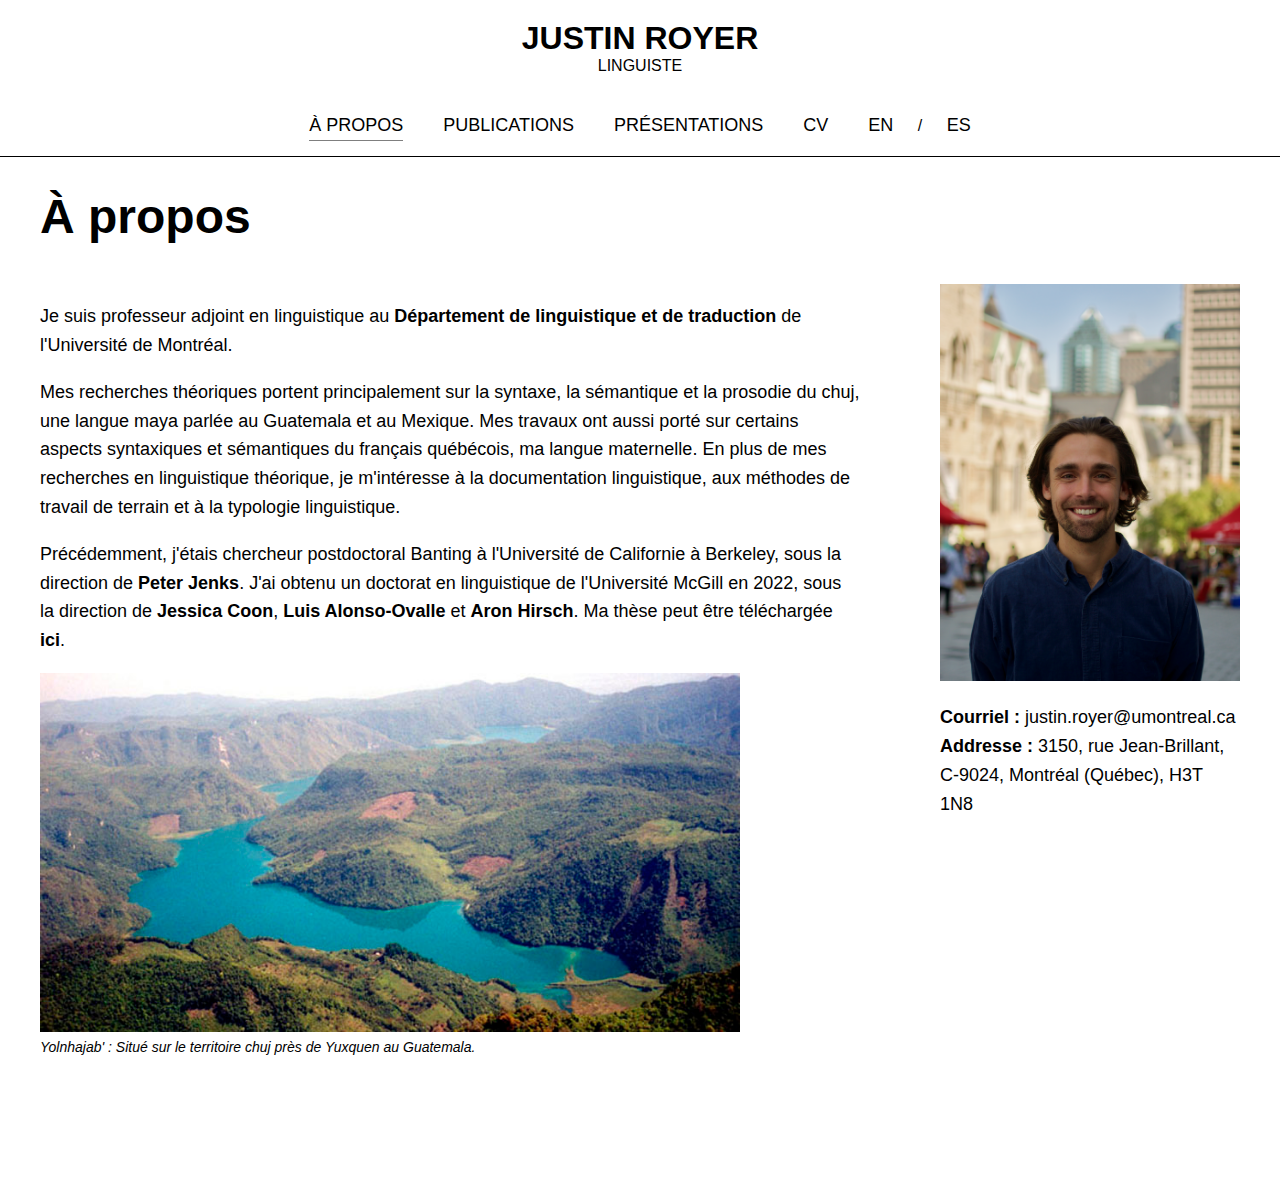
<file: index.html>
<!DOCTYPE html>
<html>
<head>
    <meta name="viewport" content="width=device-width, initial-scale=1.0">
    <meta name="title" content="À propos | Justin Royer">
    <meta name="description" content="Site web de Justin Royer, linguiste et professeur adjoint au Département de linguistique et de traduction de l'Université de Montréal.">
    <title>À propos | Justin Royer</title>
    <link rel="stylesheet" href="style.css">
    <script src="main.js"></script>
</head>
<body>     
    <main>
        <header>
            <div class="hamburger-menu">
                <input type="checkbox" id="menu-toggle">
                <label for="menu-toggle" class="menu-icon">
                    <span></span>
                    <span></span>
                    <span></span>
                </label>
            </div>
            <div class="containerTitle">
                <a href="index.html" class="headerLink">
                    <span class="headerTitle">Justin Royer</span>
                    <span class="headerSubTitle">Linguiste</span>
                </a>
            </div>            
            <nav class="navDesktop">
                <a href="index.html" class="active">À propos</a>
                <a href="publication.html">Publications</a>
                <a href="presentation.html">Présentations</a>
                <a href="cv/justinroyer_cv_fr.pdf" target="_blank">CV</a>
                <div class="languages"><a href="en/index.html">EN</a> / <a href="es/index.html">ES</a></div>
            </nav>
            <ul class="menu" id="menuMobile">
                <li><a href="index.html" class="active">À propos</a></li>
                <li><a href="publication.html">Publications</a></li>
                <li><a href="presentation.html">Présentations</a></li>
                <li><a href="cv/justinroyer_cv_fr.pdf" target="_blank">CV</a></li>
                <li class="languagesMobile"><a href="en/index.html">EN</a><span>/</span><a href="es/index.html">ES</a></li>
            </ul>
        </header>
        <div class="container">
            <h1>À propos</h1>
            <div class="colContainer">
                <div class="leftCol">            
                    <p>Je suis professeur adjoint en linguistique au <a href="https://ling-trad.umontreal.ca/accueil/" target="_blank" class="boldLink">Département de linguistique et de traduction</a> de l'Université de Montréal.</p>

                    <p>Mes recherches théoriques portent principalement sur la syntaxe, la sémantique et la prosodie du chuj, une langue maya parlée au Guatemala et au Mexique. Mes travaux ont aussi porté sur certains aspects syntaxiques et sémantiques du français québécois, ma langue maternelle. En plus de mes recherches en linguistique théorique, je m'intéresse à la documentation linguistique, aux méthodes de travail de terrain et à la typologie linguistique.</p>

                    <p>Précédemment, j'étais chercheur postdoctoral Banting à l'Université de Californie à Berkeley, sous la direction de <a href="https://vcresearch.berkeley.edu/faculty/peter-jenks" target="_blank" class="boldLink">Peter Jenks</a>. J'ai obtenu un doctorat en linguistique de l'Université McGill en 2022, sous la direction de <a href="https://jessica.lingspace.org/" target="_blank" class="boldLink">Jessica Coon</a>, <a href="https://people.linguistics.mcgill.ca/~luis.alonso-ovalle/about/" target="_blank" class="boldLink">Luis Alonso-Ovalle</a> et <a href="https://sites.google.com/view/aronhirsch/home" target="_blank" class="boldLink">Aron Hirsch</a>. Ma thèse peut être téléchargée <a href="https://ling.auf.net/lingbuzz/006750" target="_blank" class="boldLink">ici</a>.</p>
                    <img src="image/Yolnhajab.jpg" alt="Yolnhajab' : Situé sur le territoire chuj près de Yuxquen au Guatemala." title="Yolnhajab'">
                    <p class="imageLegend">Yolnhajab' : Situé sur le territoire chuj près de Yuxquen au Guatemala.</p>
                </div>
                <div class="rightCol">
                    <img src="image/justin.png" alt="Justin Royer - Linguiste" title="Justin Royer'" width="300">
                    <p><b>Courriel :</b> <a href="mailto::justin.royer@umontreal.ca">justin.royer@umontreal.ca</a><br> <b>Addresse :</b> 3150, rue Jean-Brillant, C-9024, Montréal (Québec), H3T 1N8</p>
                </div>
            </div>
        </div>      
    </main>    
</body>
</html>
</file>
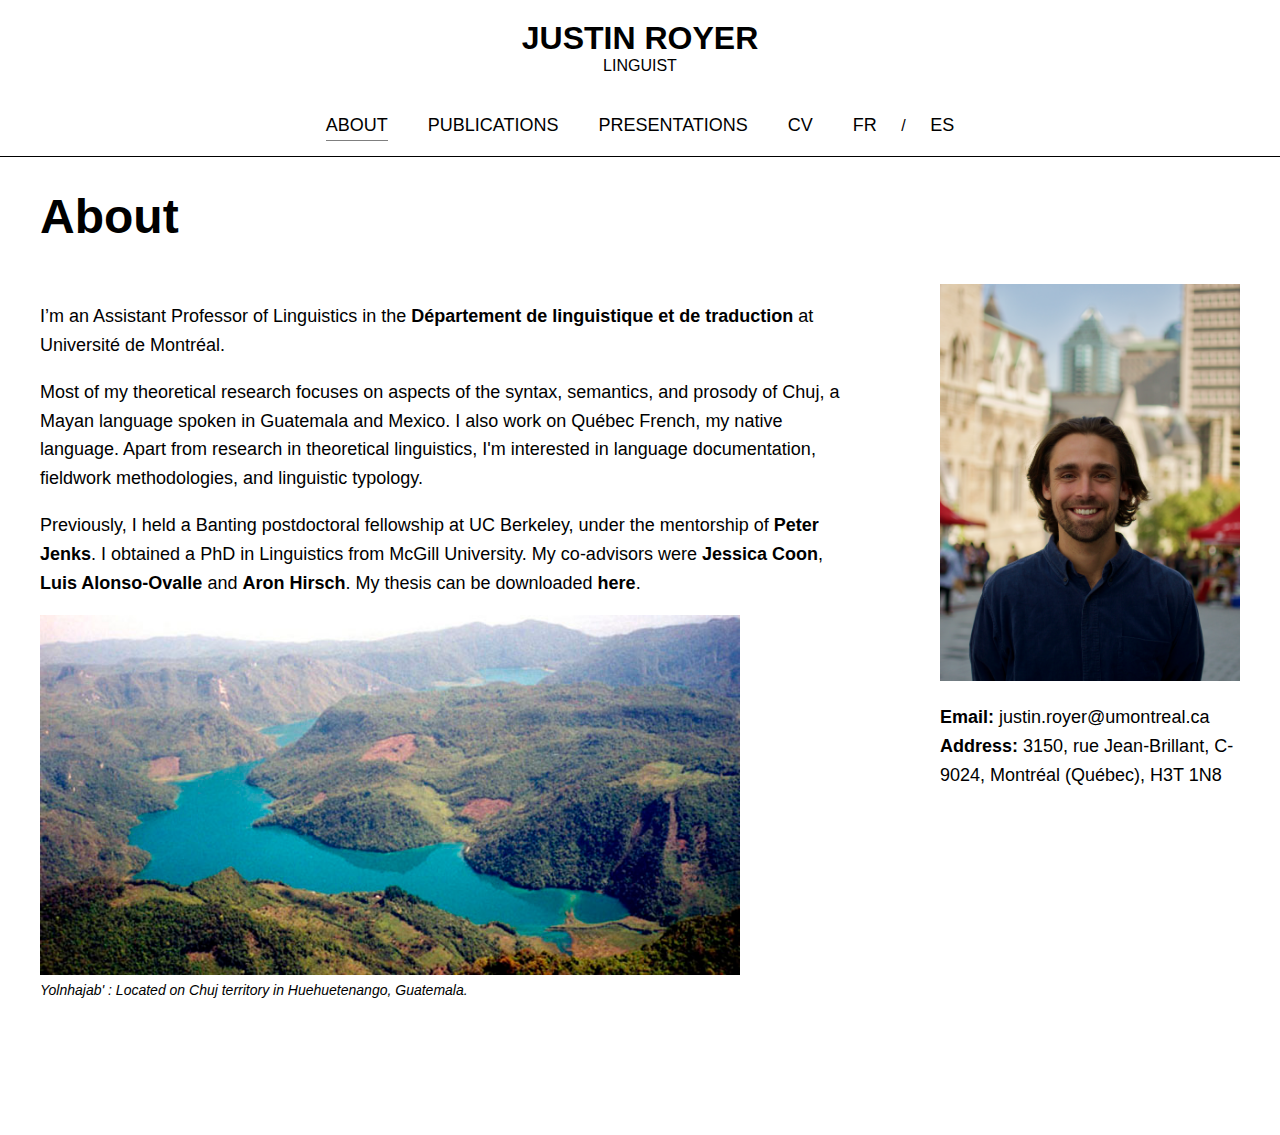
<file: en/index.html>
<!DOCTYPE html>
<html>
<head>
    <meta name="viewport" content="width=device-width, initial-scale=1.0">
    <meta name="title" content="About | Justin Royer">
    <meta name="description" content="Website of Justin Royer, linguist and Assistant Professor in the Département de linguistique et de traduction de l'Université de Montréal.">
    <title>About | Justin Royer</title>
    <link rel="stylesheet" href="../style.css">
    <script src="../main.js"></script>
</head>
<body>     
    <main>
        <header>
            <div class="hamburger-menu">
                <input type="checkbox" id="menu-toggle">
                <label for="menu-toggle" class="menu-icon">
                    <span></span>
                    <span></span>
                    <span></span>
                </label>
            </div>
            <div class="containerTitle">
                <a href="index.html" class="headerLink">
                    <span class="headerTitle">Justin Royer</span>
                    <span class="headerSubTitle">Linguist</span>
                </a>
            </div>            
            <nav class="navDesktop">
                <a href="index.html" class="active">About</a>
                <a href="publication.html">Publications</a>
                <a href="presentation.html">Presentations</a>
                <a href="../cv/justinroyer_cv.pdf" target="_blank">CV</a>
                <div class="languages"><a href="../index.html">FR</a> / <a href="../es/index.html">ES</a></div>
            </nav>
            <ul class="menu" id="menuMobile">
                <li><a href="index.html" class="active">About</a></li>
                <li><a href="publication.html">Publications</a></li>
                <li><a href="presentation.html">Presentations</a></li>
                <li><a href="../cv/justinroyer_cv.pdf" target="_blank">CV</a></li>
                <li class="languagesMobile"><a href="../index.html">FR</a><span>/</span><a href="../es/index.html">ES</a></li>
            </ul>
        </header>
        <div class="container">
            <h1>About</h1>
            <div class="colContainer">
                <div class="leftCol">            
                    <p>I’m an Assistant Professor of Linguistics in the <a href="https://ling-trad.umontreal.ca/accueil/" target="_blank" class="boldLink">Département de linguistique et de traduction</a> at Université de Montréal.</p>

                    <p>Most of my theoretical research focuses on aspects of the syntax, semantics, and prosody of Chuj, a Mayan language spoken in Guatemala and Mexico. I also work on Québec French, my native language. Apart from research in theoretical linguistics, I'm interested in language documentation, fieldwork methodologies, and linguistic typology.</p>

                    <p>Previously, I held a Banting postdoctoral fellowship at UC Berkeley, under the mentorship of <a href="https://vcresearch.berkeley.edu/faculty/peter-jenks" target="_blank" class="boldLink">Peter Jenks</a>.  I obtained a PhD in Linguistics from McGill University. My co-advisors were <a href="https://jessica.lingspace.org/" target="_blank" class="boldLink">Jessica Coon</a>, <a href="https://people.linguistics.mcgill.ca/~luis.alonso-ovalle/about/" target="_blank" class="boldLink">Luis Alonso-Ovalle</a> and <a href="https://sites.google.com/view/aronhirsch/home" target="_blank" class="boldLink">Aron Hirsch</a>. My thesis can be downloaded <a href="https://ling.auf.net/lingbuzz/006750" target="_blank" class="boldLink">here</a>.</p>
                    <img src="../image/Yolnhajab.jpg" alt="Yolnhajab' : Located on Chuj territory in Huehuetenango, Guatemala." title="Yolnhajab'">
                    <p class="imageLegend">Yolnhajab' : Located on Chuj territory in Huehuetenango, Guatemala.</p>
                </div>
                <div class="rightCol">
                    <img src="../image/justin.png" alt="Justin Royer - Linguiste" title="Justin Royer'" width="300">
                    <p><b>Email:</b> <a href="mailto::justin.royer@umontreal.ca">justin.royer@umontreal.ca</a><br> <b>Address:</b> 3150, rue Jean-Brillant, C-9024, Montréal (Québec), H3T 1N8</p>
                </div>
            </div>
        </div>      
    </main>    
</body>
</html>
</file>
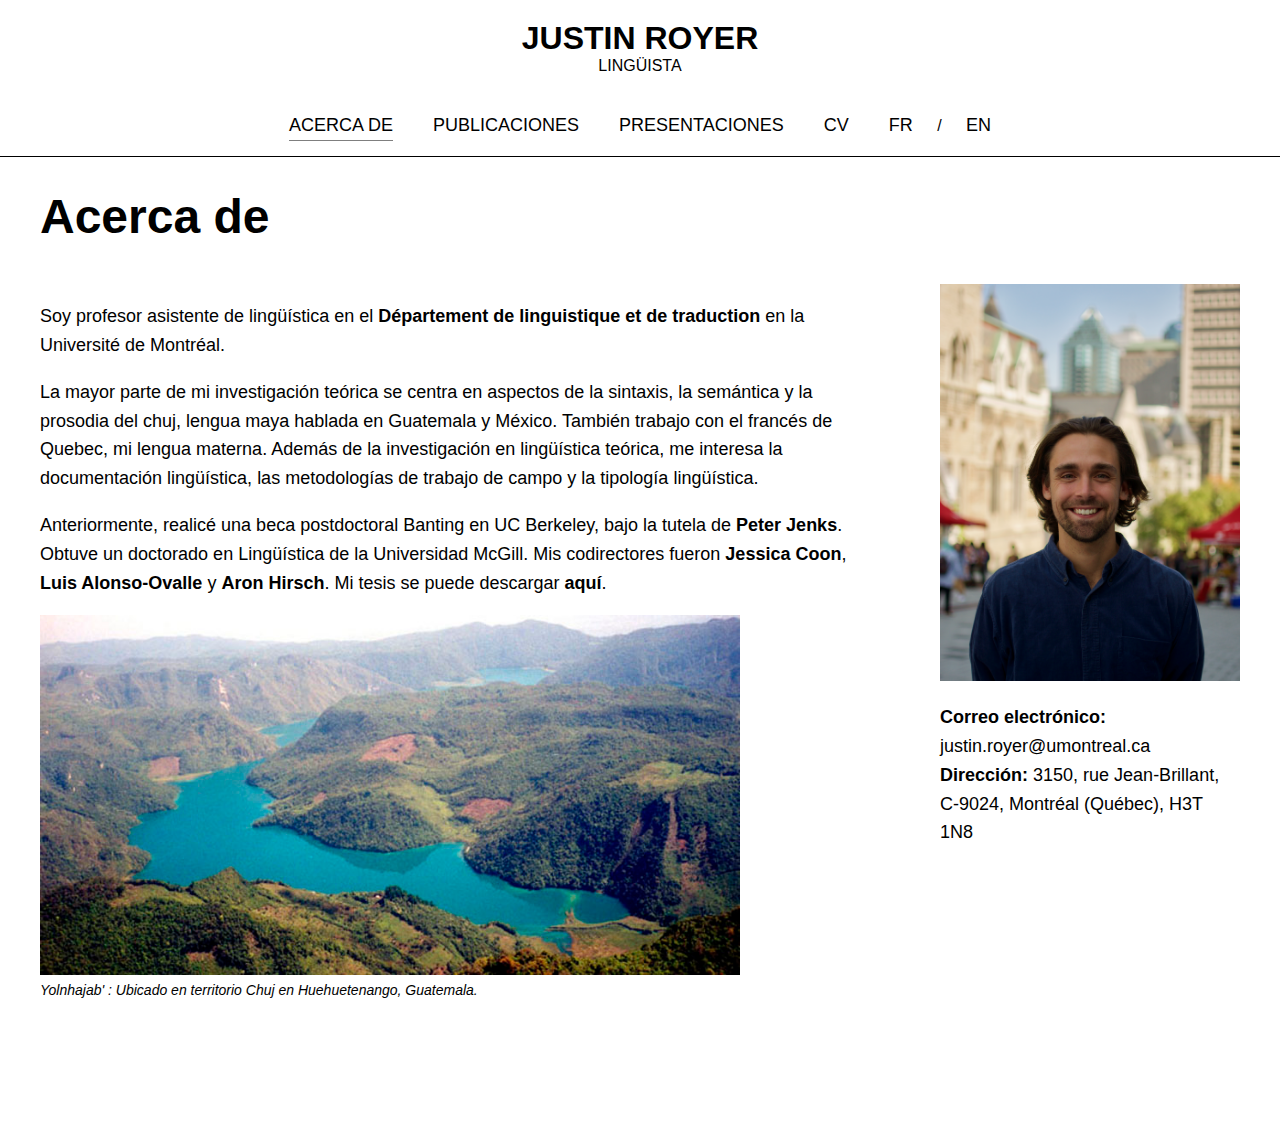
<file: es/index.html>
<!DOCTYPE html>
<html>
<head>
    <meta name="viewport" content="width=device-width, initial-scale=1.0">
    <meta name="title" content="Acerca de | Justin Royer">
    <meta name="description" content="Sitio web de Justin Royer, lingüista y profesor asistente en el Département de linguistique et de traduction de l'Université de Montréal.">
    <title>Acerca de | Justin Royer</title>
    <link rel="stylesheet" href="../style.css">
    <script src="../main.js"></script>
</head>
<body>     
    <main>
        <header>
            <div class="hamburger-menu">
                <input type="checkbox" id="menu-toggle">
                <label for="menu-toggle" class="menu-icon">
                    <span></span>
                    <span></span>
                    <span></span>
                </label>
            </div>
            <div class="containerTitle">
                <a href="index.html" class="headerLink">
                    <span class="headerTitle">Justin Royer</span>
                    <span class="headerSubTitle">Lingüista</span>
                </a>
            </div>            
            <nav class="navDesktop">
                <a href="index.html" class="active">Acerca de</a>
                <a href="publication.html">Publicaciones</a>
                <a href="presentation.html">Presentaciones</a>
                <a href="../cv/justinroyer_cv.pdf" target="_blank">CV</a>
                <div class="languages"><a href="../index.html">FR</a> / <a href="../en/index.html">EN</a></div>
            </nav>
            <ul class="menu" id="menuMobile">
                <li><a href="index.html" class="active">Acerca de</a></li>
                <li><a href="publication.html">Publicaciones</a></li>
                <li><a href="presentation.html">Presentaciones</a></li>
                <li><a href="../cv/justinroyer_cv.pdf" target="_blank">CV</a></li>
                <li class="languagesMobile"><a href="../index.html">FR</a><span>/</span><a href="../en/index.html">EN</a></li>
            </ul>
        </header>
        <div class="container">
            <h1>Acerca de</h1>
            <div class="colContainer">
                <div class="leftCol">            
                    <p>Soy profesor asistente de lingüística en el <a href="https://ling-trad.umontreal.ca/accueil/" target="_blank" class="boldLink">Département de linguistique et de traduction</a> en la Université de Montréal.</p>

                    <p>La mayor parte de mi investigación teórica se centra en aspectos de la sintaxis, la semántica y la prosodia del chuj, lengua maya hablada en Guatemala y México. También trabajo con el francés de Quebec, mi lengua materna. Además de la investigación en lingüística teórica, me interesa la documentación lingüística, las metodologías de trabajo de campo y la tipología lingüística.</p>

                    <p>Anteriormente, realicé una beca postdoctoral Banting en UC Berkeley, bajo la tutela de <a href="https://vcresearch.berkeley.edu/faculty/peter-jenks" target="_blank" class="boldLink">Peter Jenks</a>.  Obtuve un doctorado en Lingüística de la Universidad McGill. Mis codirectores fueron <a href="https://jessica.lingspace.org/" target="_blank" class="boldLink">Jessica Coon</a>, <a href="https://people.linguistics.mcgill.ca/~luis.alonso-ovalle/about/" target="_blank" class="boldLink">Luis Alonso-Ovalle</a> y <a href="https://sites.google.com/view/aronhirsch/home" target="_blank" class="boldLink">Aron Hirsch</a>. Mi tesis se puede descargar <a href="https://ling.auf.net/lingbuzz/006750" target="_blank" class="boldLink">aquí</a>.</p>
                    <img src="../image/Yolnhajab.jpg" alt="Yolnhajab' : Located on Chuj territory in Huehuetenango, Guatemala." title="Yolnhajab'">
                    <p class="imageLegend">Yolnhajab' : Ubicado en territorio Chuj en Huehuetenango, Guatemala.</p>
                </div>
                <div class="rightCol">
                    <img src="../image/justin.png" alt="Justin Royer - Linguiste" title="Justin Royer'" width="300">
                    <p><b>Correo electrónico:</b> <a href="mailto::justin.royer@umontreal.ca">justin.royer@umontreal.ca</a><br> <b>Dirección:</b> 3150, rue Jean-Brillant, C-9024, Montréal (Québec), H3T 1N8</p>
                </div>
            </div>
        </div>      
    </main>    
</body>
</html>
</file>
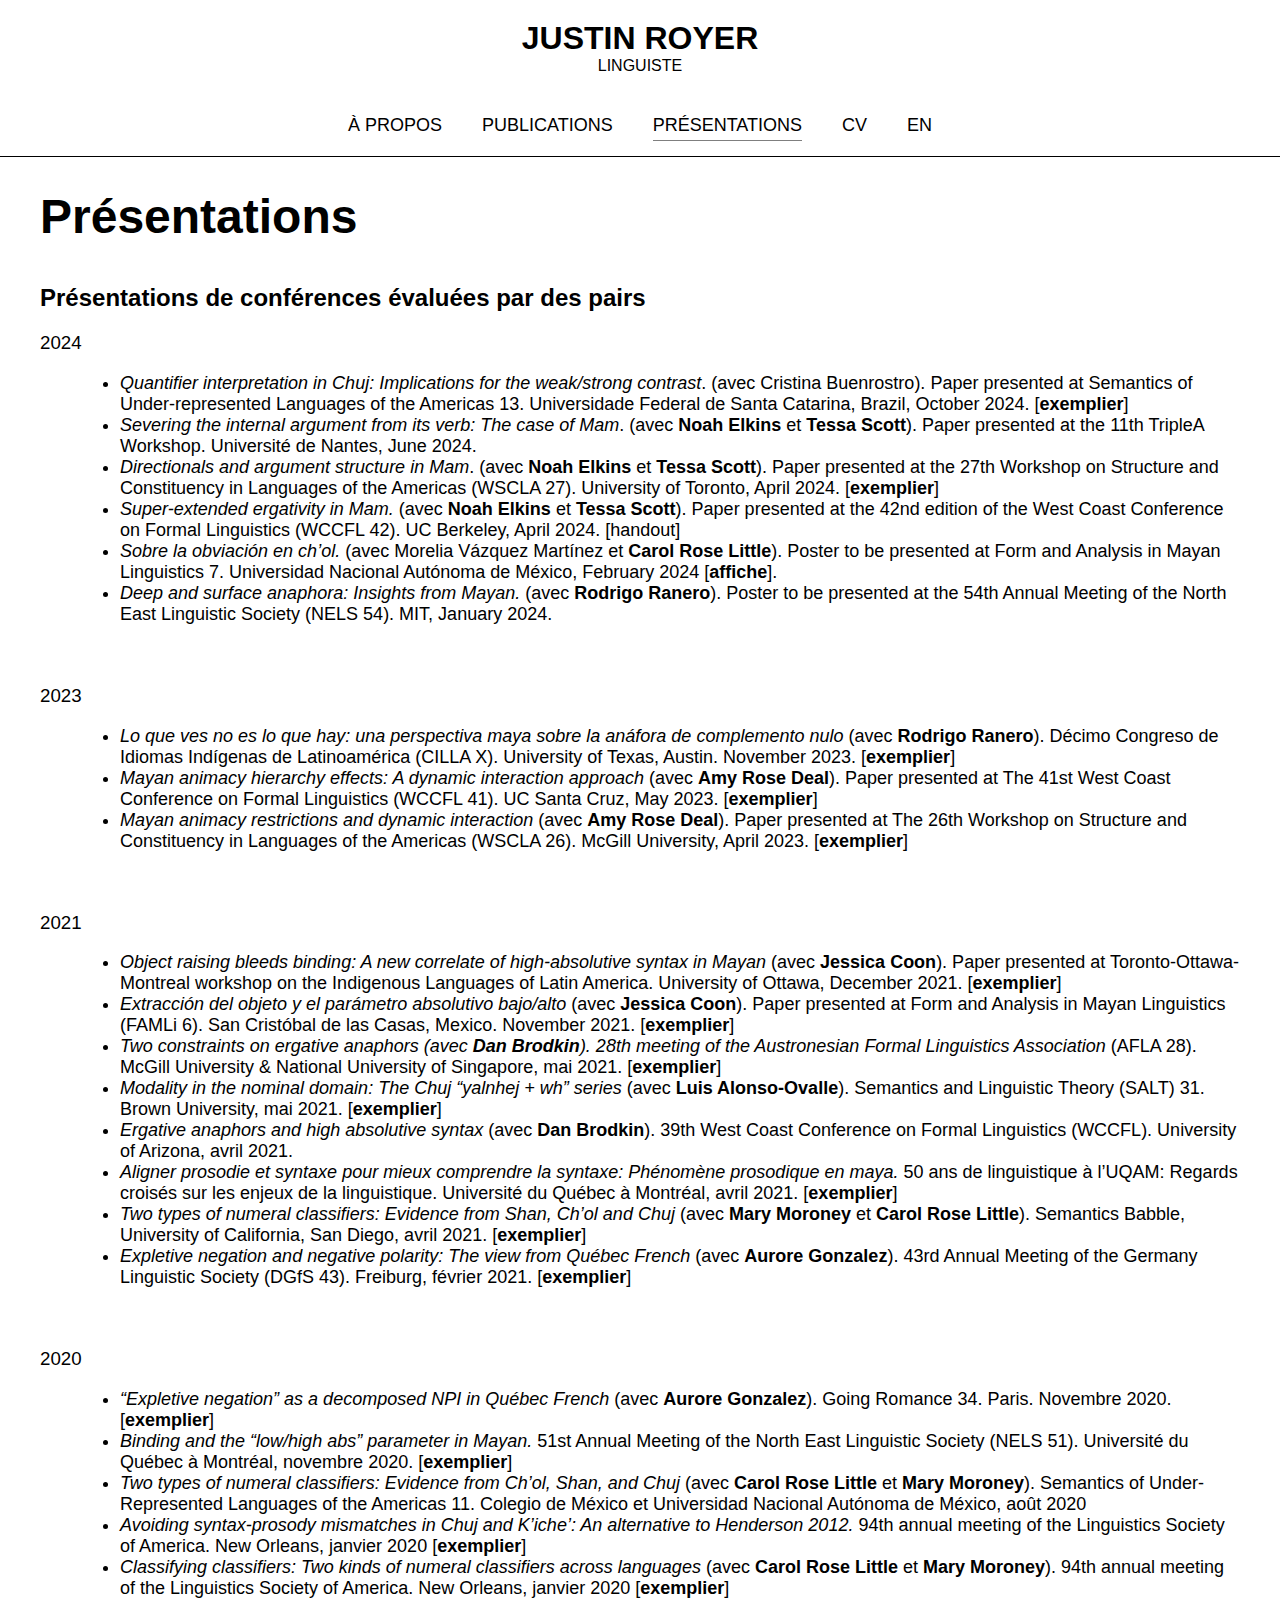
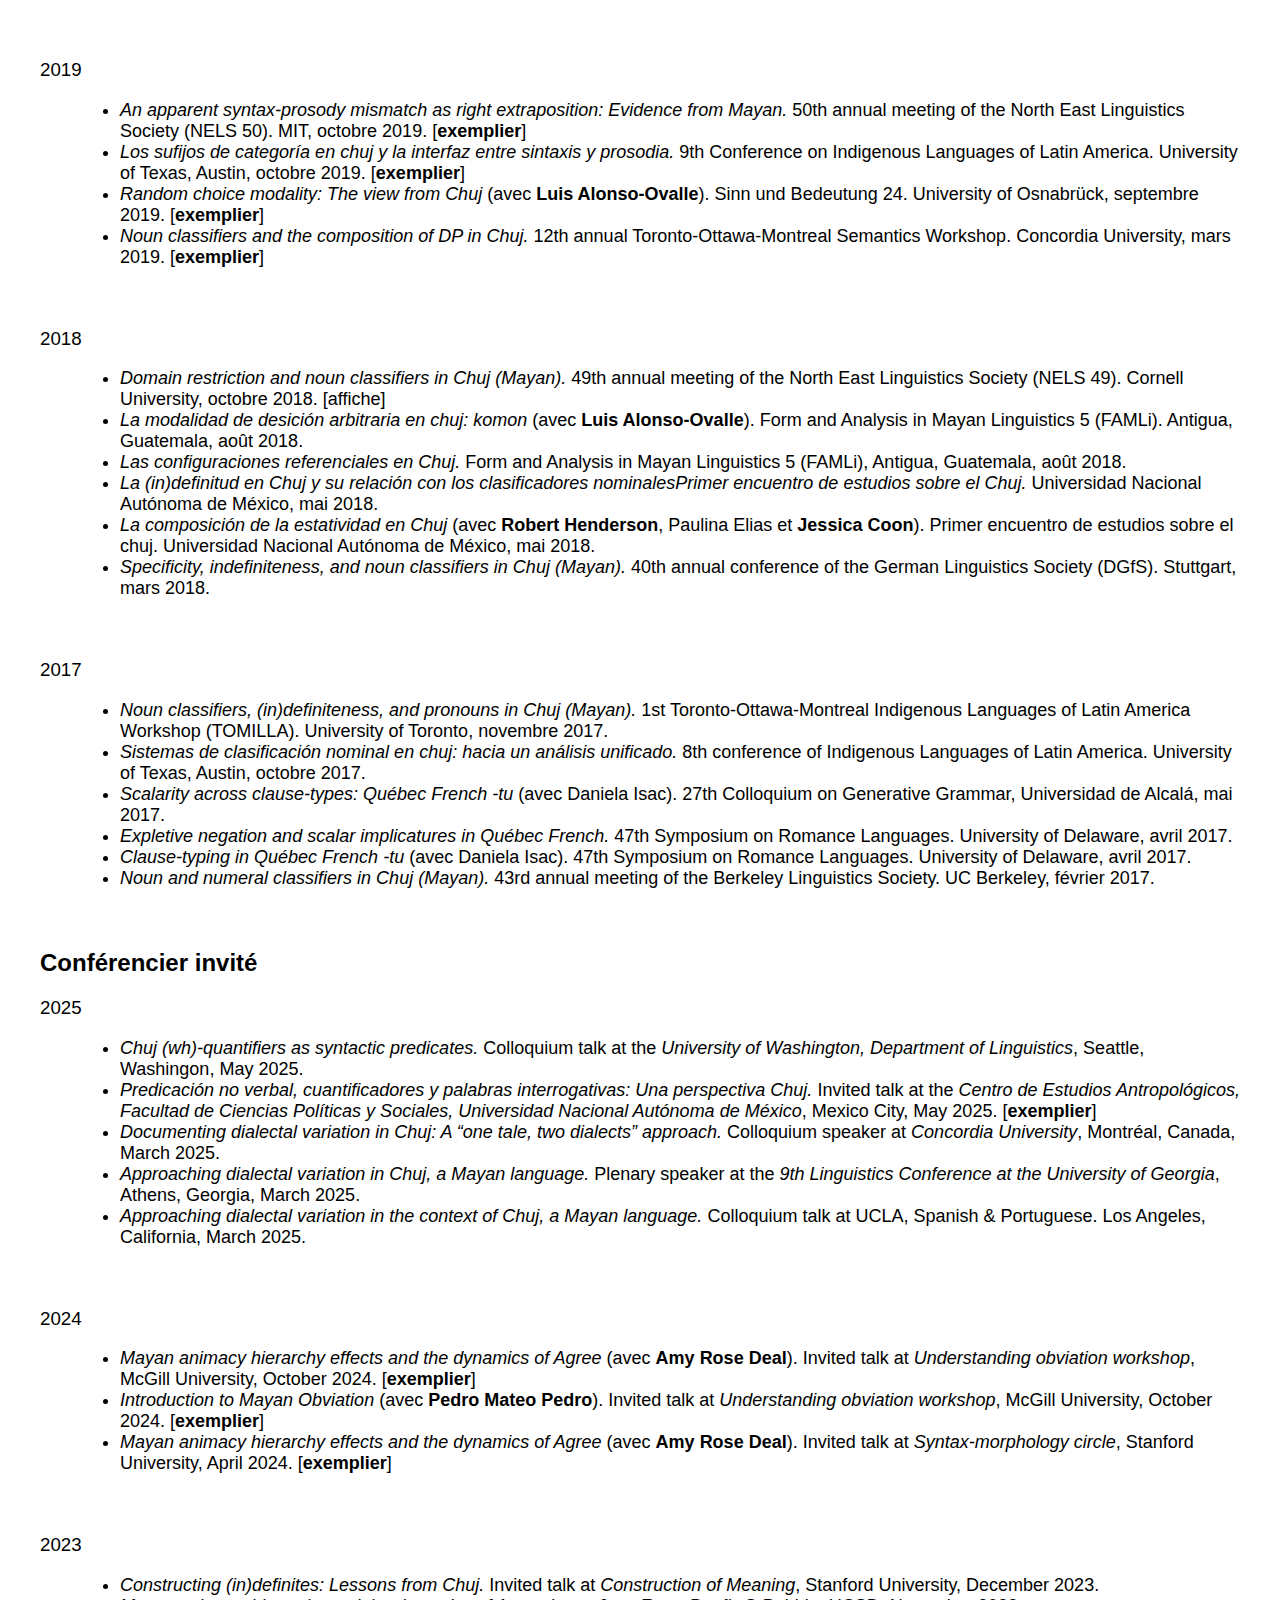
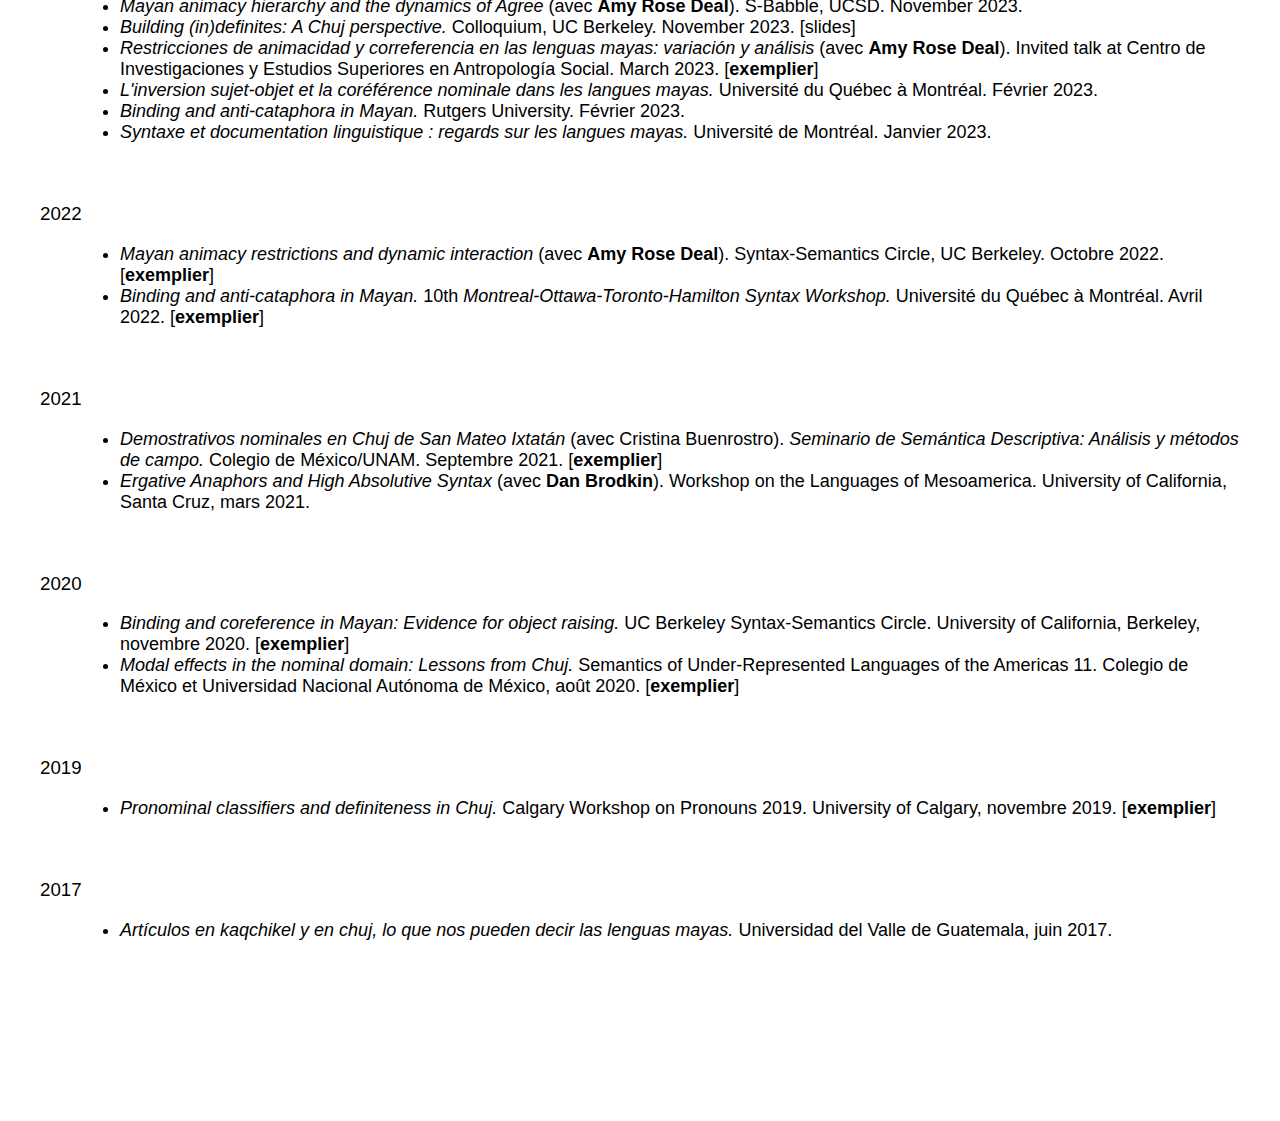
<file: presentation.html>
<!DOCTYPE html>
<html>
<head>
    <meta name="viewport" content="width=device-width, initial-scale=1.0">
    <link rel="stylesheet" href="style.css">
    <script src="main.js"></script>
</head>
<body>     
    <main>
        <header>
            <div class="hamburger-menu">
                <input type="checkbox" id="menu-toggle">
                <label for="menu-toggle" class="menu-icon">
                    <span></span>
                    <span></span>
                    <span></span>
                </label>
            </div>
            <div class="containerTitle">
                <a href="index.html" class="headerLink">
                    <span class="headerTitle">Justin Royer</span>
                    <span class="headerSubTitle">Linguiste</span>
                </a>
            </div>            
            <nav class="navDesktop">
                <a href="index.html">À propos</a>
                <a href="publication.html">Publications</a>
                <a href="presentation.html" class="active">Présentations</a>
                <a href="cv/justinroyer_cv_fr.pdf" target="_blank">CV</a>
                <a href="en/index.html">EN</a>
            </nav>
            <ul class="menu" id="menuMobile">
                <li><a href="index.html">À propos</a></li>
                <li><a href="publication.html">Publications</a></li>
                <li><a href="presentation.html" class="active">Présentations</a></li>
                <li><a href="cv/justinroyer_cv_fr.pdf" target="_blank">CV</a></li>
                <li><a href="en/index.html">EN</a></li>
            </ul>
        </header>
        <div class="container">
            <h1>Présentations</h1>
            <div class="listContainer">
                <h2>Présentations de conférences évaluées par des pairs</h2>
                <h3>2024</h3>
                <ul>
                    <li><span class="italic">Quantifier interpretation in Chuj: Implications for the weak/strong contrast</span>. (avec Cristina Buenrostro). Paper presented at Semantics of Under-represented Languages of the Americas 13. Universidade Federal de Santa Catarina, Brazil, October 2024. [<a href="handouts/Royer-Buenrostro.-2024.-Sula.-V6.pdf" target="_blank">exemplier</a>]</li>
                    <li><span class="italic">Severing the internal argument from its verb: The case of Mam</span>. (avec <a href="https://sites.google.com/view/noahelkins/home" target="_blank">Noah Elkins</a> et <a href="https://sites.google.com/berkeley.edu/tessascott/home" target="_blank">Tessa Scott</a>). Paper presented at the 11th TripleA Workshop. Université de Nantes, June 2024.</li>
                    <li><span class="italic">Directionals and argument structure in Mam</span>. (avec <a href="https://sites.google.com/view/noahelkins/home" target="_blank">Noah Elkins</a> et <a href="https://sites.google.com/berkeley.edu/tessascott/home" target="_blank">Tessa Scott</a>). Paper presented at the 27th Workshop on Structure and Constituency in Languages of the Americas (WSCLA 27). University of Toronto, April 2024. [<a href="handouts/WSCLA_NE_JR_TS.pdf" target="_blank">exemplier</a>]</li>
                    <li><span class="italic">Super-extended ergativity in Mam.</span> (avec <a href="https://sites.google.com/view/noahelkins/home" target="_blank">Noah Elkins</a> et <a href="https://sites.google.com/berkeley.edu/tessascott/home" target="_blank">Tessa Scott</a>). Paper presented at the 42nd edition of the West Coast Conference on Formal Linguistics (WCCFL 42). UC Berkeley, April 2024. [handout]</li>
                    <li><span class="italic">Sobre la obviación en ch’ol.</span> (avec Morelia Vázquez Martínez et <a href="https://carolrose.github.io//" target="_blank">Carol Rose Little</a>). Poster to be presented at Form and Analysis in Mayan Linguistics 7. Universidad Nacional Autónoma de México, February 2024 [<a href="poster/Royer-Vazquez-Martinez-Little-2024-Sobre-la-obviacion-en-chol.pdf" target="_blank">affiche</a>].</li>
                    <li><span class="italic">Deep and surface anaphora: Insights from Mayan.</span> (avec <a href="https://rodrigoranero.com/" target="_blank">Rodrigo Ranero</a>). Poster to be presented at the 54th Annual Meeting of the North East Linguistic Society (NELS 54). MIT, January 2024.</li>
                </ul>
                <h3>2023</h3>
                <ul>
                    <li><span class="italic">Lo que ves no es lo que hay: una perspectiva maya sobre la anáfora de complemento nulo</span> (avec <a href="https://rodrigoranero.com/" target="_blank">Rodrigo Ranero</a>). Décimo Congreso de Idiomas Indígenas de Latinoamérica (CILLA X). University of Texas, Austin. November 2023. [<a href="handouts/Handout_CILLA.pdf" target="_blank">exemplier</a>]</li>
                    <li><span class="italic">Mayan animacy hierarchy effects: A dynamic interaction approach</span> (avec <a href="https://linguistics.berkeley.edu/~ardeal/" target="_blank">Amy Rose Deal</a>). Paper presented at The 41st West Coast Conference on Formal Linguistics (WCCFL 41). UC Santa Cruz, May 2023. [<a href="handouts/DealRoyer.2023WCCFL.pdf" target="_blank">exemplier</a>]</li>
                    <li><span class="italic">Mayan animacy restrictions and dynamic interaction</span> (avec <a href="https://linguistics.berkeley.edu/~ardeal/" target="_blank">Amy Rose Deal</a>). Paper presented at The 26th Workshop on Structure and Constituency in Languages of the Americas (WSCLA 26). McGill University, April 2023. [<a href="handouts/DealRoyer.2023WSCLA.pdf" target="_blank">exemplier</a>]</li>
                </ul>
                <h3>2021</h3>
                <ul>
                    <li><span class="italic">Object raising bleeds binding: A new correlate of high-absolutive syntax in Mayan</span> (avec <a href="http://jessica.lingspace.org" target="_blank">Jessica Coon</a>). Paper presented at Toronto-Ottawa- Montreal workshop on the Indigenous Languages of Latin America. University of Ottawa, December 2021. [<a href="handouts/RoyerCoon_TOMILLA.pdf" target="_blank">exemplier</a>]</li>
                    <li><span class="italic">Extracción del objeto y el parámetro absolutivo bajo/alto</span> (avec <a href="http://jessica.lingspace.org" target="_blank">Jessica Coon</a>). Paper presented at Form and Analysis in Mayan Linguistics (FAMLi 6). San Cristóbal de las Casas, Mexico. November 2021. [<a href="handouts/Ponenica_RoyerCoon_Extraccion-del-objeto.pdf" target="_blank">exemplier</a>]</li>
                    <li><span class="italic">Two constraints on ergative anaphors (avec <a href="https://people.ucsc.edu/~ddbrodki/index.html" target="_blank">Dan Brodkin</a>). 28th meeting of the Austronesian Formal Linguistics Association</span> (AFLA 28). McGill University & National University of Singapore, mai 2021. [<a href="handouts/Brodkin_Royer_AFLA2021.pdf" target="_blank">exemplier</a>]</li>
                    <li><span class="italic">Modality in the nominal domain: The Chuj “yalnhej + wh” series</span> (avec <a href="https://people.linguistics.mcgill.ca/~luis.alonso-ovalle/about/" target="_blank">Luis Alonso-Ovalle</a>). Semantics and Linguistic Theory (SALT) 31. Brown University, mai 2021. [<a href="handouts/Alonso-OvalleRoyer_Salt-Handout.pdf" target="_blank">exemplier</a>]</li>
                    <li><span class="italic">Ergative anaphors and high absolutive syntax</span> (avec <a href="https://people.ucsc.edu/~ddbrodki/index.html" target="_blank">Dan Brodkin</a>). 39th West Coast Conference on Formal Linguistics (WCCFL). University of Arizona, avril 2021.</li>
                    <li><span class="italic">Aligner prosodie et syntaxe pour mieux comprendre la syntaxe: Phénomène prosodique en maya.</span> 50 ans de linguistique à l’UQAM: Regards croisés sur les enjeux de la linguistique. Université du Québec à Montréal, avril 2021. [<a href="handouts/Royer_50ansUQAM.pdf" target="_blank">exemplier</a>]</li>
                    <li><span class="italic">Two types of numeral classifiers: Evidence from Shan, Ch’ol and Chuj</span> (avec <a href="https://mrm366.github.io//" target="_blank">Mary Moroney</a> et <a href="https://carolrose.github.io//" target="_blank">Carol Rose Little</a>). Semantics Babble, University of California, San Diego, avril 2021. [<a href="handouts/Moroney-Little-and-Royer.-Classifiers.pdf" target="_blank">exemplier</a>]</li>
                    <li><span class="italic">Expletive negation and negative polarity: The view from Québec French</span> (avec <a href="https://auroregonzalez.github.io/?fbclid=IwAR3Yn5Ig3OaS6uUYcC--BZWTGv7wPn0HyKa9iXZUcB-mFJhYXnWtBBAN4bw" target="_blank">Aurore Gonzalez</a>). 43rd Annual Meeting of the Germany Linguistic Society (DGfS 43). Freiburg, février 2021. [<a href="handouts/Gonzalez-and-Royer.-2021.-DGfS.pdf" target="_blank">exemplier</a>]</li>
                </ul>
                <h3>2020</h3>
                <ul>
                    <li><span class="italic">“Expletive negation” as a decomposed NPI in Québec French</span> (avec <a href="https://auroregonzalez.github.io/?fbclid=IwAR3Yn5Ig3OaS6uUYcC--BZWTGv7wPn0HyKa9iXZUcB-mFJhYXnWtBBAN4bw" target="_blank">Aurore Gonzalez</a>). Going Romance 34. Paris. Novembre 2020. [<a href="handouts/Gonzalez-and-Royer.-2020.-Going-Romance.pdf" target="_blank">exemplier</a>]</li>
                    <li><span class="italic">Binding and the “low/high abs” parameter in Mayan.</span> 51st Annual Meeting of the North East Linguistic Society (NELS 51). Université du Québec à Montréal, novembre 2020. [<a href="handouts/Royer_nels51.pdf" target="_blank">exemplier</a>]</li>
                    <li><span class="italic">Two types of numeral classifiers: Evidence from Ch’ol, Shan, and Chuj</span> (avec <a href="https://carolrose.github.io//" target="_blank">Carol Rose Little</a> et <a href="https://mrm366.github.io//" target="_blank">Mary Moroney</a>). Semantics of Under-Represented Languages of the Americas 11. Colegio de México et Universidad Nacional Autónoma de México, août 2020</li>
                    <li><span class="italic">Avoiding syntax-prosody mismatches in Chuj and K’iche’: An alternative to Henderson 2012.</span> 94th annual meeting of the Linguistics Society of America. New Orleans, janvier 2020 [<a href="handouts/LSA94Royer.pdf" target="_blank">exemplier</a>]</li>
                    <li><span class="italic">Classifying classifiers: Two kinds of numeral classifiers across languages</span> (avec <a href="https://carolrose.github.io//" target="_blank">Carol Rose Little</a> et <a href="https://mrm366.github.io//" target="_blank">Mary Moroney</a>). 94th annual meeting of the Linguistics Society of America. New Orleans, janvier 2020 [<a href="handouts/LittleMoroneyRoyer.LSA_.Handout.pdf" target="_blank">exemplier</a>]</li>
                </ul>
                <h3>2019</h3>
                <ul>
                    <li><span class="italic">An apparent syntax-prosody mismatch as right extraposition: Evidence from Mayan.</span> 50th annual meeting of the North East Linguistics Society (NELS 50). MIT, octobre 2019. [<a href="handouts/Royer.NELS50.pdf" target="_blank">exemplier</a>]</li>
                    <li><span class="italic">Los sufijos de categoría en chuj y la interfaz entre sintaxis y prosodia.</span> 9th Conference on Indigenous Languages of Latin America. University of Texas, Austin, octobre 2019. [<a href="handouts/Volante-CILLA4.pdf" target="_blank">exemplier</a>]</li>
                    <li><span class="italic">Random choice modality: The view from Chuj</span> (avec <a href="https://people.linguistics.mcgill.ca/~luis.alonso-ovalle/about/" target="_blank">Luis Alonso-Ovalle</a>). Sinn und Bedeutung 24. University of Osnabrück, septembre 2019. [<a href="handouts/SuBRoyerAlonsoOvalle.pdf" target="_blank">exemplier</a>]</li>
                    <li><span class="italic">Noun classifiers and the composition of DP in Chuj.</span> 12th annual Toronto-Ottawa-Montreal Semantics Workshop. Concordia University, mars 2019. [<a href="handouts/TOM-2019.pdf" target="_blank">exemplier</a>]</li>
                </ul>
                <h3>2018</h3>
                <ul>
                    <li><span class="italic">Domain restriction and noun classifiers in Chuj (Mayan).</span> 49th annual meeting of the North East Linguistics Society (NELS 49). Cornell University, octobre 2018. [affiche]</li>
                    <li><span class="italic">La modalidad de desición arbitraria en chuj: komon</span> (avec <a href="https://people.linguistics.mcgill.ca/~luis.alonso-ovalle/about/" target="_blank">Luis Alonso-Ovalle</a>). Form and Analysis in Mayan Linguistics 5 (FAMLi). Antigua, Guatemala, août 2018.</li>
                    <li><span class="italic">Las configuraciones referenciales en Chuj.</span> Form and Analysis in Mayan Linguistics 5 (FAMLi), Antigua, Guatemala, août 2018.</li>
                    <li><span class="italic">La (in)definitud en Chuj y su relación con los clasificadores nominalesPrimer encuentro de estudios sobre el Chuj.</span> Universidad Nacional Autónoma de México, mai 2018.</li>
                    <li><span class="italic">La composición de la estatividad en Chuj</span> (avec <a href="https://www.rhenderson.net/" target="_blank">Robert Henderson</a>, Paulina Elias et <a href="http://jessica.lingspace.org" target="_blank">Jessica Coon</a>). Primer encuentro de estudios sobre el chuj. Universidad Nacional Autónoma de México, mai 2018.</li>
                    <li><span class="italic">Specificity, indefiniteness, and noun classifiers in Chuj (Mayan).</span> 40th annual conference of the German Linguistics Society (DGfS). Stuttgart, mars 2018.</li>
                </ul>
                <h3>2017</h3>
                <ul>
                    <li><span class="italic">Noun classifiers, (in)definiteness, and pronouns in Chuj (Mayan).</span> 1st Toronto-Ottawa-Montreal Indigenous Languages of Latin America Workshop (TOMILLA). University of Toronto, novembre 2017.</li>
                    <li><span class="italic">Sistemas de clasificación nominal en chuj: hacia un análisis unificado.</span> 8th conference of Indigenous Languages of Latin America. University of Texas, Austin, octobre 2017.</li>
                    <li><span class="italic">Scalarity across clause-types: Québec French -tu</span> (avec Daniela Isac). 27th Colloquium on Generative Grammar, Universidad de Alcalá, mai 2017.</li>
                    <li><span class="italic">Expletive negation and scalar implicatures in Québec French.</span> 47th Symposium on Romance Languages. University of Delaware, avril 2017.</li>
                    <li><span class="italic">Clause-typing in Québec French -tu</span> (avec Daniela Isac). 47th Symposium on Romance Languages. University of Delaware, avril 2017.</li>
                    <li><span class="italic">Noun and numeral classifiers in Chuj (Mayan).</span> 43rd annual meeting of the Berkeley Linguistics Society. UC Berkeley, février 2017.</li>
                </ul>
                <h2>Conférencier invité</h2>
                <h3>2025</h3>
                <ul>
                    <li><span class="italic"> Chuj (wh)-quantifiers as syntactic predicates.</span> Colloquium talk at the <span class="italic">University of Washington, Department of Linguistics</span>, Seattle, Washingon, May 2025.</li>
                    <li><span class="italic">Predicación no verbal, cuantificadores y palabras interrogativas: Una perspectiva Chuj.</span> Invited talk at the <span class="italic">Centro de Estudios Antropológicos, Facultad de Ciencias Políticas y Sociales, Universidad Nacional Autónoma de México</span>, Mexico City, May 2025. [<a href="handouts/Volante.pdf" target="_blank">exemplier</a>]</li>
                    <li><span class="italic">Documenting dialectal variation in Chuj: A “one tale, two dialects” approach.</span> Colloquium speaker at <span class="italic">Concordia University</span>, Montréal, Canada, March 2025.</li>
                    <li><span class="italic">Approaching dialectal variation in Chuj, a Mayan language.</span> Plenary speaker at the <span class="italic">9th Linguistics Conference at the University of Georgia</span>, Athens, Georgia, March 2025.</li>
                    <li><span class="italic">Approaching dialectal variation in the context of Chuj, a Mayan language.</span> Colloquium talk at UCLA, Spanish & Portuguese. Los Angeles, California, March 2025.</li>
                </ul>
                <h3>2024</h3>
                <ul>
                    <li><span class="italic">Mayan animacy hierarchy effects and the dynamics of Agree</span> (avec <a href="https://linguistics.berkeley.edu/~ardeal/" target="_blank">Amy Rose Deal</a>). Invited talk at <span class="italic">Understanding obviation workshop</span>, McGill University, October 2024. [<a href="handouts/Deal-Royer-handout.pdf" target="_blank">exemplier</a>]</li>
                    <li><span class="italic">Introduction to Mayan Obviation</span> (avec <a href="https://pedromateo.ca/" target="_blank">Pedro Mateo Pedro</a>). Invited talk at <span class="italic">Understanding obviation workshop</span>, McGill University, October 2024. [<a href="handouts/Royer-Mateo-Pedro.-2024.-Introduction-to-Obviation-in-Mayan.pdf" target="_blank">exemplier</a>]</li>
                    <li><span class="italic">Mayan animacy hierarchy effects and the dynamics of Agree</span> (avec <a href="https://linguistics.berkeley.edu/~ardeal/" target="_blank">Amy Rose Deal</a>). Invited talk at <span class="italic">Syntax-morphology circle</span>, Stanford University, April 2024. [<a href="handouts/SMircle-1.pdf" target="_blank">exemplier</a>]</li>
                </ul>
                <h3>2023</h3>
                <ul>
                    <li><span class="italic">Constructing (in)definites: Lessons from Chuj.</span> Invited talk at <span class="italic">Construction of Meaning</span>, Stanford University, December 2023.</li>
                    <li><span class="italic">Mayan animacy hierarchy and the dynamics of Agree</span> (avec <a href="https://linguistics.berkeley.edu/~ardeal/" target="_blank">Amy Rose Deal</a>). S-Babble, UCSD. November 2023.</li>
                    <li><span class="italic">Building (in)definites: A Chuj perspective.</span> Colloquium, UC Berkeley. November 2023. [slides]</li>
                    <li><span class="italic">Restricciones de animacidad y correferencia en las lenguas mayas: variación y análisis</span> (avec <a href="https://linguistics.berkeley.edu/~ardeal/" target="_blank">Amy Rose Deal</a>). Invited talk at Centro de Investigaciones y Estudios Superiores en Antropología Social. March 2023. [<a href="handouts/Restricciones-de-animacidad-CIESAS.pdf" target="_blank">exemplier</a>]</li>
                    <li><span class="italic">L'inversion sujet-objet et la coréférence nominale dans les langues mayas.</span> Université du Québec à Montréal. Février 2023.</li>
                    <li><span class="italic">Binding and anti-cataphora in Mayan.</span> Rutgers University. Février 2023.</li>
                    <li><span class="italic">Syntaxe et documentation linguistique : regards sur les langues mayas.</span> Université de Montréal. Janvier 2023.</li>
                </ul>
                <h3>2022</h3>
                <ul>
                    <li><span class="italic">Mayan animacy restrictions and dynamic interaction</span> (avec <a href="https://linguistics.berkeley.edu/~ardeal/" target="_blank">Amy Rose Deal</a>). Syntax-Semantics Circle, UC Berkeley. Octobre 2022. [<a href="handouts/Deal-Royer.-2022.-Animacy-hierarchy-in-Mayan.pdf" target="_blank">exemplier</a>]</li>
                    <li><span class="italic">Binding and anti-cataphora in Mayan.</span> 10th <span class="italic">Montreal-Ottawa-Toronto-Hamilton Syntax Workshop.</span> Université du Québec à Montréal. Avril 2022. [<a href="handouts/MOTH-2022.pdf" target="_blank">exemplier</a>]</li>
                </ul>
                <h3>2021</h3>
                <ul>
                    <li><span class="italic">Demostrativos nominales en Chuj de San Mateo Ixtatán</span> (avec Cristina Buenrostro). <span class="italic">Seminario de Semántica Descriptiva: Análisis y métodos de campo.</span> Colegio de México/UNAM. Septembre 2021. [<a href="handouts/Buenrostro-y-Royer.-2021.-Volante.-Demostrativos-nominales-en-Chuj-de-San-Mateo-Ixtatan.pdf" target="_blank">exemplier</a>]</li>
                    <li><span class="italic">Ergative Anaphors and High Absolutive Syntax</span> (avec <a href="https://people.ucsc.edu/~ddbrodki/index.html" target="_blank">Dan Brodkin</a>). Workshop on the Languages of Mesoamerica. University of California, Santa Cruz, mars 2021.</li>
                </ul>
                <h3>2020</h3>
                <ul>
                    <li><span class="italic">Binding and coreference in Mayan: Evidence for object raising.</span> UC Berkeley Syntax-Semantics Circle. University of California, Berkeley, novembre 2020. [<a href="handouts/Royer_Handout.pdf" target="_blank">exemplier</a>]</li>
                    <li><span class="italic">Modal effects in the nominal domain: Lessons from Chuj.</span> Semantics of Under-Represented Languages of the Americas 11. Colegio de México et Universidad Nacional Autónoma de México, août 2020. [<a href="handouts/KomonSULA.portait.pdf" target="_blank">exemplier</a>]</li>
                </ul>
                <h3>2019</h3>
                <ul>
                    <li><span class="italic">Pronominal classifiers and definiteness in Chuj.</span> Calgary Workshop on Pronouns 2019. University of Calgary, novembre 2019. [<a href="handouts/Royer.2019.YYZ-pronouns.pdf" target="_blank">exemplier</a>]</li>
                </ul>
                <h3>2017</h3>
                <ul>
                    <li><span class="italic">Artículos en kaqchikel y en chuj, lo que nos pueden decir las lenguas mayas.</span> Universidad del Valle de Guatemala, juin 2017.</li>
                </ul>
            </div>
        </div>      
    </main>    
</body>
</html>
</file>
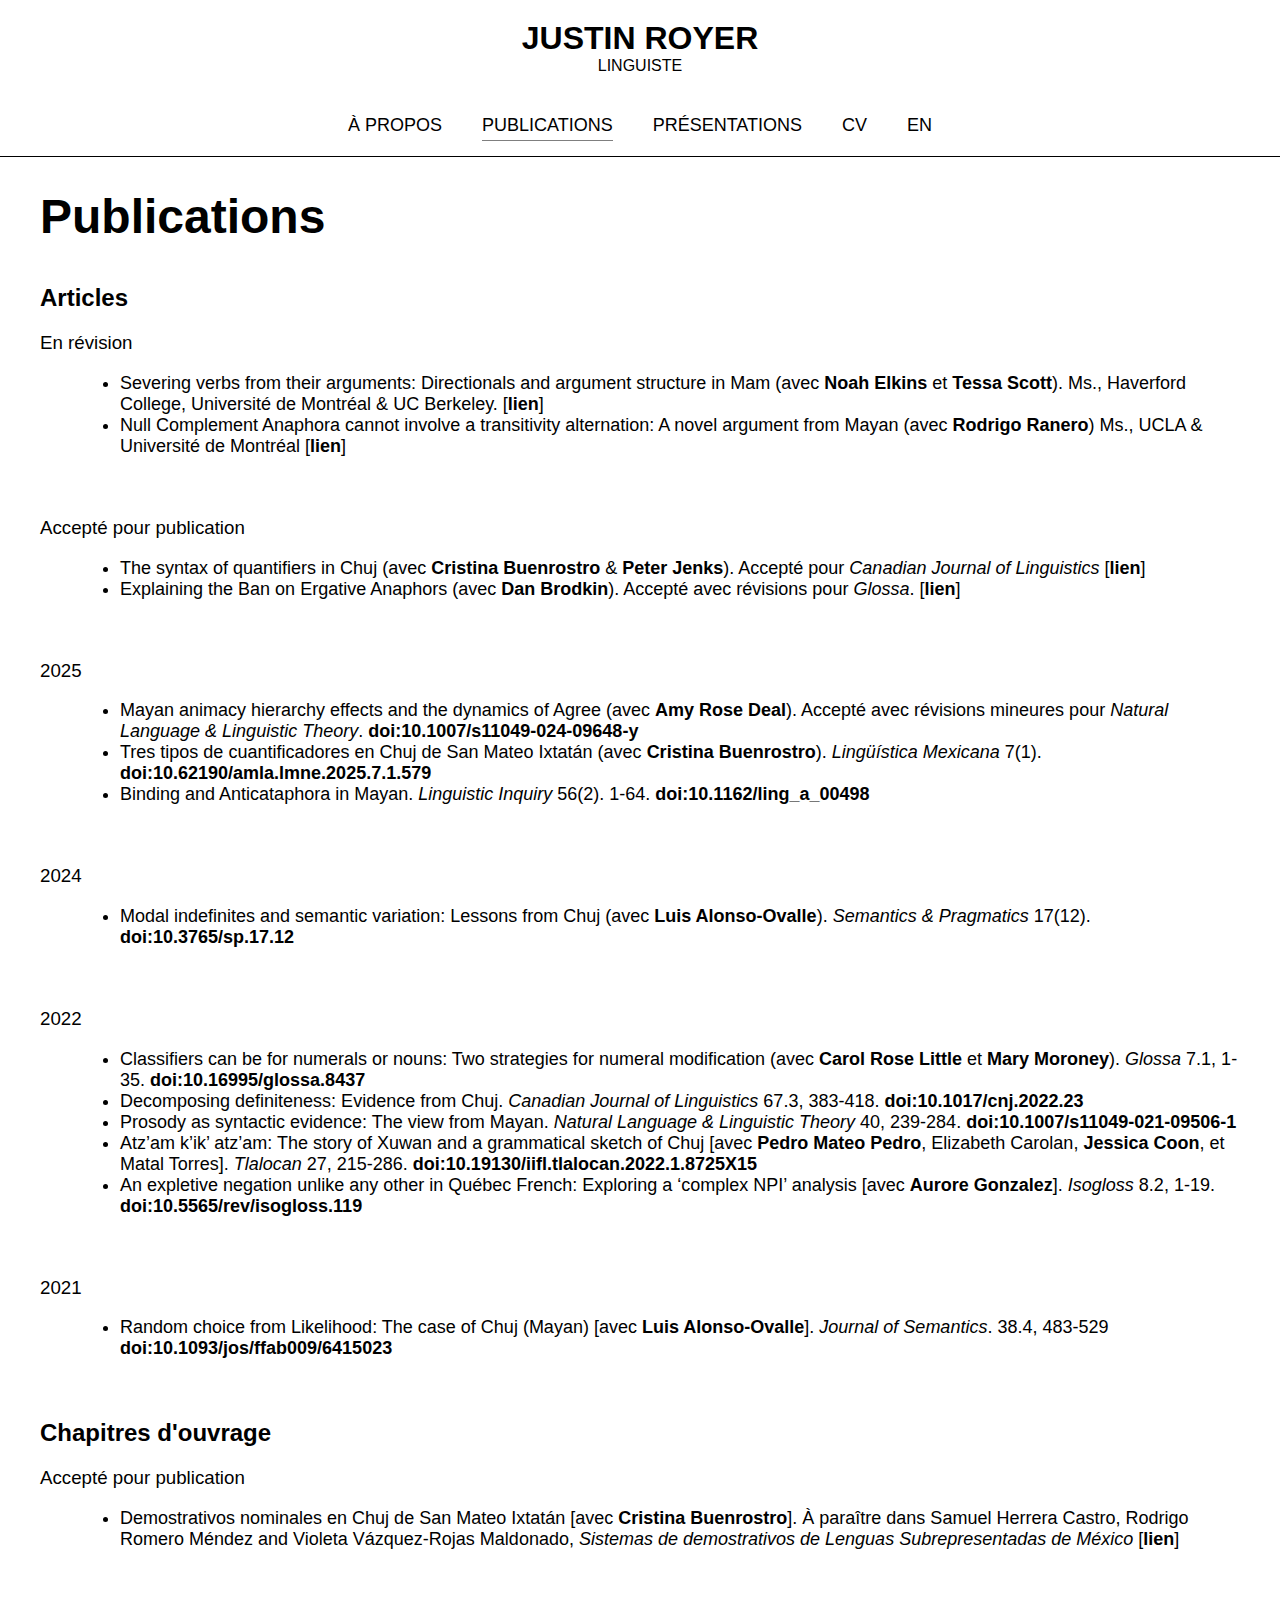
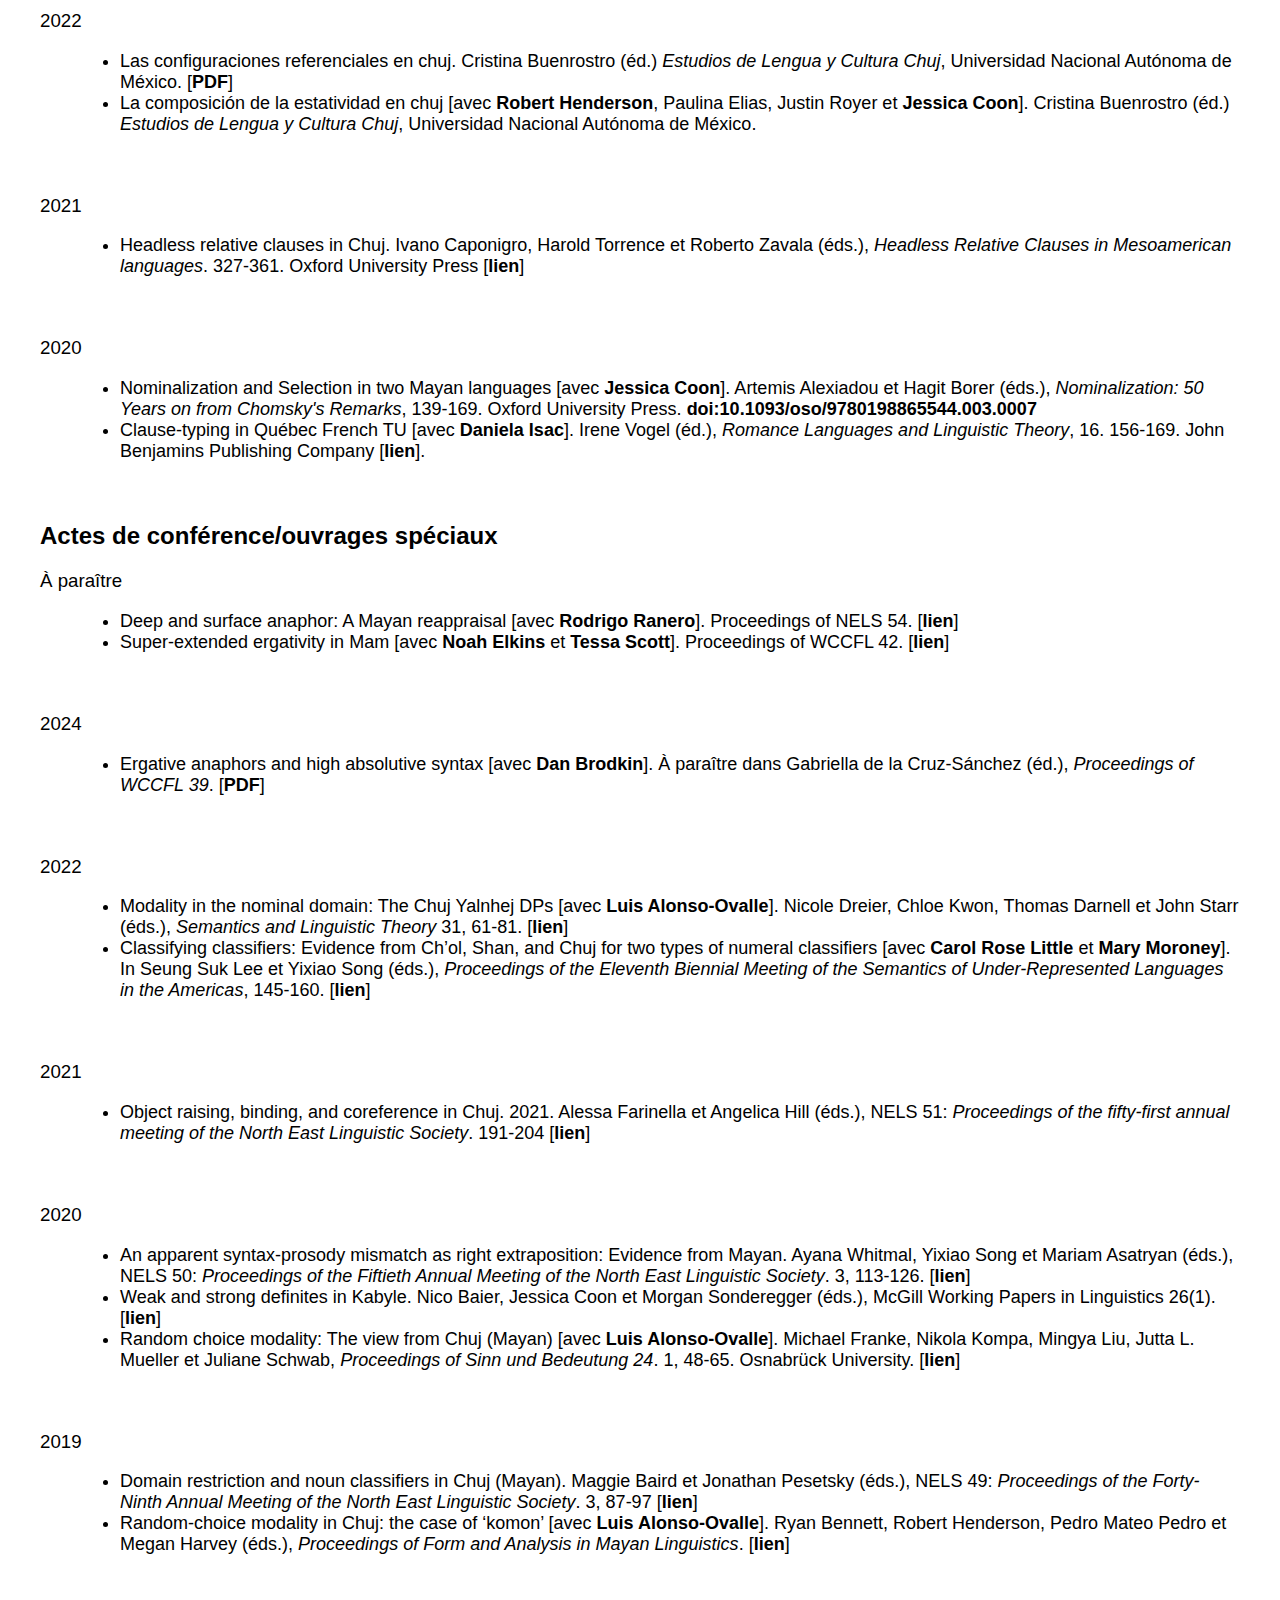
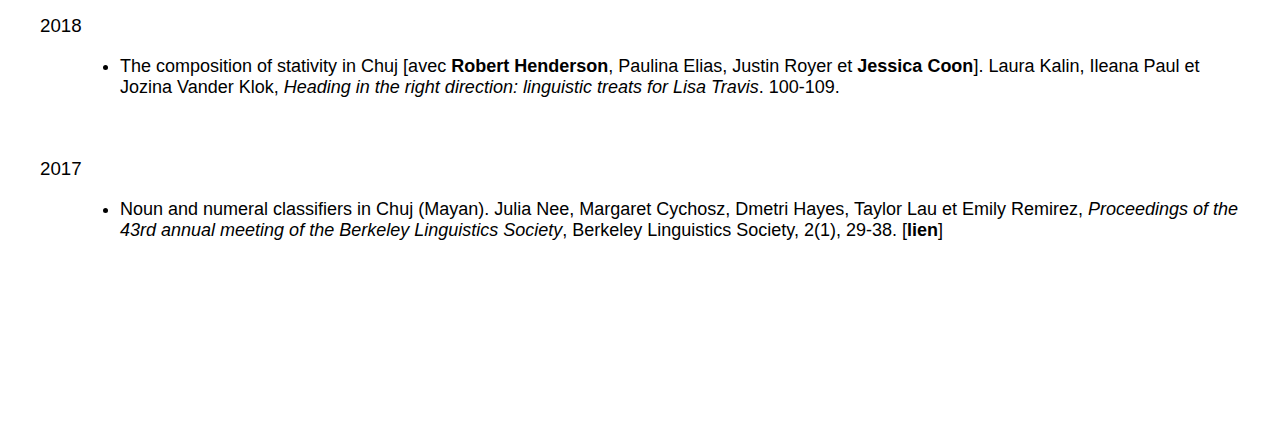
<file: publication.html>
<!DOCTYPE html>
<html>
<head>
    <meta name="viewport" content="width=device-width, initial-scale=1.0">
    <link rel="stylesheet" href="style.css">
    <script src="main.js"></script>
</head>
<body>     
    <main>
        <header>
            <div class="hamburger-menu">
                <input type="checkbox" id="menu-toggle">
                <label for="menu-toggle" class="menu-icon">
                    <span></span>
                    <span></span>
                    <span></span>
                </label>
            </div>
            <div class="containerTitle">
                <a href="index.html" class="headerLink">
                    <span class="headerTitle">Justin Royer</span>
                    <span class="headerSubTitle">Linguiste</span>
                </a>
            </div>            
            <nav class="navDesktop">
                <a href="index.html">À propos</a>
                <a href="publication.html" class="active">Publications</a>
                <a href="presentation.html">Présentations</a>
                <a href="cv/justinroyer_cv_fr.pdf" target="_blank">CV</a>
                <a href="en/publication.html">EN</a>
            </nav>
            <ul class="menu" id="menuMobile">
                <li><a href="index.html">À propos</a></li>
                <li><a href="publication.html" class="active">Publications</a></li>
                <li><a href="presentation.html">Présentations</a></li>
                <li><a href="cv/justinroyer_cv_fr.pdf" target="_blank">CV</a></li>
                <li><a href="en/publication.html">EN</a></li>
            </ul>
        </header>
        <div class="container">
            <h1>Publications</h1>
            <div class="listContainer">
                <h2>Articles</h2>
                <h3>En révision</h3>
                <ul>
                    <li>Severing verbs from their arguments: Directionals and argument structure in Mam (avec <a href="https://sites.google.com/view/noahelkins/home" target="_blank">Noah Elkins</a> et <a href="https://sites.google.com/berkeley.edu/tessascott/home" target="_blank">Tessa Scott</a>). Ms., Haverford College, Université de Montréal & UC Berkeley. [<a href="https://lingbuzz.net/lingbuzz/008584" target="_blank">lien</a>] </li>
                    <li>Null Complement Anaphora cannot involve a transitivity alternation: A novel argument from Mayan (avec <a href="https://rodrigoranero.com/" target="_blank">Rodrigo Ranero</a>) Ms., UCLA & Université de Montréal [<a href="https://lingbuzz.net/lingbuzz/007724" target="_blank">lien</a>]</li>
                </ul>
                <h3>Accepté pour publication</h3>
                <ul>
                    <li>The syntax of quantifiers in Chuj (avec <a href="https://www.iia.unam.mx/academico/3500#block-publicacionesencatalogo" target="_blank">Cristina Buenrostro</a> & <a href="https://linguistics.berkeley.edu/~jenks/#Publications" target="_blank">Peter Jenks</a>). Accepté pour <span class="italic">Canadian Journal of Linguistics</span> [<a href="https://lingbuzz.net/lingbuzz/007733" target="_blank">lien</a>]</li>
                    <li>Explaining the Ban on Ergative Anaphors (avec <a href="https://people.ucsc.edu/~ddbrodki/" target="_blank">Dan Brodkin</a>). Accepté avec révisions pour <span class="italic">Glossa</span>. [<a href="https://lingbuzz.net/lingbuzz/008014" target="_blank">lien</a>]</li>
                </ul>
                <h3>2025</h3>
                <ul>
                    <li>Mayan animacy hierarchy effects and the dynamics of Agree (avec <a href="https://linguistics.berkeley.edu/~ardeal/" target="_blank">Amy Rose Deal</a>). Accepté avec révisions mineures pour <span class="italic">Natural Language & Linguistic Theory</span>. <a href="https://linguistics.berkeley.edu/~ardeal/" target="_blank">doi:10.1007/s11049-024-09648-y</a></li>
                    <li>Tres tipos de cuantificadores en Chuj de San Mateo Ixtatán (avec <a href="https://www.iia.unam.mx/academico/3500#block-publicacionesencatalogo" target="_blank">Cristina Buenrostro</a>). <span class="italic">Lingüística Mexicana</span> 7(1). <a href="https://linguisticamexicana-amla.colmex.mx/index.php/Linguistica_mexicana/article/view/579" target="_blank">doi:10.62190/amla.lmne.2025.7.1.579</a></li>
                    <li>Binding and Anticataphora in Mayan. <span class="italic">Linguistic Inquiry</span> 56(2). 1-64. <a href="https://direct.mit.edu/ling/article-abstract/56/2/247/114271/Binding-and-Anticataphora-in-Mayan?redirectedFrom=fulltext" target="_blank">doi:10.1162/ling_a_00498</a></li>
                </ul>
                <h3>2024</h3>
                <ul>
                    <li>Modal indefinites and semantic variation: Lessons from Chuj (avec <a href="https://direct.mit.edu/ling/article-abstract/56/2/247/114271/Binding-and-Anticataphora-in-Mayan?redirectedFrom=fulltext" target="_blank">Luis Alonso-Ovalle</a>). <span class="italic">Semantics & Pragmatics</span> 17(12). <a href="https://direct.mit.edu/ling/article-abstract/56/2/247/114271/Binding-and-Anticataphora-in-Mayan?redirectedFrom=fulltext" target="_blank">doi:10.3765/sp.17.12</a></li>
                </ul>
                <h3>2022</h3>
                <ul>
                    <li>Classifiers can be for numerals or nouns: Two strategies for numeral modification (avec <a href="https://carolrose.github.io//" target="_blank">Carol Rose Little</a> et <a href="https://mrm366.github.io/" target="_blank">Mary Moroney</a>). <span class="italic">Glossa</span> 7.1, 1-35. <a href="doi.org/10.16995/glossa.8437" target="_blank">doi:10.16995/glossa.8437</a></li>
                    <li>Decomposing definiteness: Evidence from Chuj. <span class="italic">Canadian Journal of Linguistics</span> 67.3, 383-418. <a href="https://muse.jhu.edu/article/864681" target="_blank">doi:10.1017/cnj.2022.23</a></li>
                    <li>Prosody as syntactic evidence: The view from Mayan. <span class="italic">Natural Language & Linguistic Theory</span> 40, 239-284. <a href="https://link.springer.com/article/10.1007/s11049-021-09506-1" target="_blank">doi:10.1007/s11049-021-09506-1</a></li>
                    <li>Atz’am k’ik’ atz’am: The story of Xuwan and a grammatical sketch of Chuj [avec <a href="https://www.linguistics.utoronto.ca/people/directories/all-faculty/pedro-mateo-pedro" target="_blank">Pedro Mateo Pedro</a>, Elizabeth Carolan, <a href="http://jessica.lingspace.org" target="_blank">Jessica Coon</a>, et Matal Torres]. <span class="italic">Tlalocan</span> 27, 215-286. <a href="https://revistas-filologicas.unam.mx/tlalocan/index.php/tl/article/view/556" target="_blank">doi:10.19130/iifl.tlalocan.2022.1.8725X15</a></li>
                    <li>An expletive negation unlike any other in Québec French: Exploring a ‘complex NPI’ analysis [avec <a href="https://auroregonzalez.github.io/" target="_blank">Aurore Gonzalez</a>]. <span class="italic">Isogloss</span> 8.2, 1-19. <a href="https://revistes.uab.cat/isogloss/article/view/v8-n2-gonzalez-royer" target="_blank">doi:10.5565/rev/isogloss.119</a></li>
                </ul>
                <h3>2021</h3>
                <ul>
                    <li>Random choice from Likelihood: The case of Chuj (Mayan) [avec <a href="https://people.linguistics.mcgill.ca/~luis.alonso-ovalle/about/" target="_blank">Luis Alonso-Ovalle</a>]. <span class="italic">Journal of Semantics</span>. 38.4, 483-529 <a href="https://academic.oup.com/jos/advance-article/doi/10.1093/jos/ffab009/6415023" target="_blank">doi:10.1093/jos/ffab009/6415023</a></li>
                </ul>
                <h2>Chapitres d'ouvrage</h2>
                <h3>Accepté pour publication</h3>
                <ul>
                    <li>Demostrativos nominales en Chuj de San Mateo Ixtatán [avec <a href="https://www.iia.unam.mx/academico/3500#block-publicacionesencatalogo" target="_blank">Cristina Buenrostro</a>]. À paraître dans Samuel Herrera Castro, Rodrigo Romero Méndez and Violeta Vázquez-Rojas Maldonado, <span class="italic">Sistemas de demostrativos de Lenguas Subrepresentadas de México</span> [<a href="https://lingbuzz.net/lingbuzz/007735" target="_blank">lien</a>]</li>
                </ul>
                <h3>2022</h3>
                <ul>
                    <li>Las configuraciones referenciales en chuj. Cristina Buenrostro (éd.) <span class="italic">Estudios de Lengua y Cultura Chuj</span>, Universidad Nacional Autónoma de México. [<a href="articles/Justin.Royer_.Configuraciones-referenciales-en-chuj.14.11.2018.pdf" target="_blank">PDF</a>]</li>
                    <li>La composición de la estatividad en chuj [avec <a href="https://www.rhenderson.net/" target="_blank">Robert Henderson</a>, Paulina Elias, Justin Royer et <a href="https://jessica.lingspace.org/" target="_blank">Jessica Coon</a>]. Cristina Buenrostro (éd.) <span class="italic">Estudios de Lengua y Cultura Chuj</span>, Universidad Nacional Autónoma de México.</li>
                </ul>
                <h3>2021</h3>
                <ul>
                    <li>Headless relative clauses in Chuj. Ivano Caponigro, Harold Torrence et Roberto Zavala (éds.), <span class="italic">Headless Relative Clauses in Mesoamerican languages</span>. 327-361. Oxford University Press [<a href="https://ling.auf.net/lingbuzz/004356" target="_blank">lien</a>]</li>
                </ul>
                <h3>2020</h3>
                <ul>
                    <li>Nominalization and Selection in two Mayan languages [avec <a href="https://jessica.lingspace.org/" target="_blank">Jessica Coon</a>]. Artemis Alexiadou et Hagit Borer (éds.), <span class="italic">Nominalization: 50 Years on from Chomsky's Remarks</span>, 139-169. Oxford University Press. <a href="https://doi.org/10.1093/oso/9780198865544.003.0007" target="_blank">doi:10.1093/oso/9780198865544.003.0007</a></li>
                    <li>Clause-typing in Québec French TU [avec <a href="https://www.concordia.ca/faculty/dana-isac.html" target="_blank">Daniela Isac</a>]. Irene Vogel (éd.), <span class="italic">Romance Languages and Linguistic Theory</span>, 16. 156-169. John Benjamins Publishing Company [<a href="https://ling.auf.net/lingbuzz/004361" target="_blank">lien</a>].</li>
                </ul>
                <h2>Actes de conférence/ouvrages spéciaux</h2>
                <h3>À paraître</h3>
                <ul>
                    <li>Deep and surface anaphor: A Mayan reappraisal [avec <a href="https://rodrigoranero.com/" target="_blank">Rodrigo Ranero</a>]. Proceedings of NELS 54. [<a href="https://lingbuzz.net/lingbuzz/008235" target="_blank">lien</a>]</li>
                    <li>Super-extended ergativity in Mam [avec <a href="https://sites.google.com/view/noahelkins/home" target="_blank">Noah Elkins</a> et <a href="https://sites.google.com/berkeley.edu/tessascott/home" target="_blank">Tessa Scott</a>]. Proceedings of WCCFL 42. [<a href="https://lingbuzz.net/lingbuzz/008304" target="_blank">lien</a>]</li>
                </ul>
                <h3>2024</h3>
                <ul>
                    <li>Ergative anaphors and high absolutive syntax [avec <a href="https://people.ucsc.edu/~ddbrodki/" target="_blank">Dan Brodkin</a>]. À paraître dans Gabriella de la Cruz-Sánchez (éd.), <span class="italic">Proceedings of WCCFL 39</span>. [<a href="articles/Brodkin_Royer_WCCFL_39.pdf" target="_blank">PDF</a>]</li>
                </ul>
                <h3>2022</h3>
                <ul>
                    <li>Modality in the nominal domain: The Chuj Yalnhej DPs [avec <a href="https://people.linguistics.mcgill.ca/~luis.alonso-ovalle/about/" target="_blank">Luis Alonso-Ovalle</a>]. Nicole Dreier, Chloe Kwon, Thomas Darnell et John Starr (éds.), <span class="italic">Semantics and Linguistic Theory</span>  31, 61-81. [<a href="https://lingbuzz.net/lingbuzz/006142" target="_blank">lien</a>]</li>
                    <li>Classifying classifiers: Evidence from Ch’ol, Shan, and Chuj for two types of numeral classifiers [avec <a href="https://carolrose.github.io//" target="_blank">Carol Rose Little</a> et <a href="https://mrm366.github.io//" target="_blank">Mary Moroney</a>]. In Seung Suk Lee et Yixiao Song (éds.), <span class="italic">Proceedings of the Eleventh Biennial Meeting of the Semantics of Under-Represented Languages in the Americas</span>, 145-160. [<a href="https://ling.auf.net/lingbuzz/005672" target="_blank">lien</a>]</li>
                </ul>
                <h3>2021</h3>
                <ul>
                    <li>Object raising, binding, and coreference in Chuj. 2021. Alessa Farinella et Angelica Hill (éds.), NELS 51: <span class="italic">Proceedings of the fifty-first annual meeting of the North East Linguistic Society</span>. 191-204 [<a href="https://ling.auf.net/lingbuzz/006001" target="_blank">lien</a>]</li>
                </ul>
                <h3>2020</h3>
                <ul>
                    <li>An apparent syntax-prosody mismatch as right extraposition: Evidence from Mayan. Ayana Whitmal, Yixiao Song et Mariam Asatryan (éds.), NELS 50: <span class="italic">Proceedings of the Fiftieth Annual Meeting of the North East Linguistic Society</span>. 3, 113-126. [<a href="https://ling.auf.net/lingbuzz/005224" target="_blank">lien</a>]</li>
                    <li>Weak and strong definites in Kabyle. Nico Baier, Jessica Coon et Morgan Sonderegger (éds.), McGill Working Papers in Linguistics 26(1). [<a href="https://www.mcgill.ca/mcgwpl/current-issue" target="_blank">lien</a>]</li>
                    <li>Random choice modality: The view from Chuj (Mayan) [avec <a href="https://people.linguistics.mcgill.ca/~luis.alonso-ovalle/about/" target="_blank">Luis Alonso-Ovalle</a>]. Michael Franke, Nikola Kompa, Mingya Liu, Jutta L. Mueller et Juliane Schwab, <span class="italic">Proceedings of Sinn und Bedeutung 24</span>. 1, 48-65. Osnabrück University. [<a href="https://ling.auf.net/lingbuzz/005007" target="_blank">lien</a>]</li>
                </ul>
                <h3>2019</h3>
                <ul>
                    <li>Domain restriction and noun classifiers in Chuj (Mayan). Maggie Baird et Jonathan Pesetsky (éds.), NELS 49: <span class="italic">Proceedings of the Forty-Ninth Annual Meeting of the North East Linguistic Society</span>. 3, 87-97 [<a href="https://ling.auf.net/lingbuzz/004656" target="_blank">lien</a>]</li>
                    <li>Random-choice modality in Chuj: the case of ‘komon’ [avec <a href="https://people.linguistics.mcgill.ca/~luis.alonso-ovalle/about/" target="_blank">Luis Alonso-Ovalle</a>]. Ryan Bennett, Robert Henderson, Pedro Mateo Pedro et Megan Harvey (éds.), <span class="italic">Proceedings of Form and Analysis in Mayan Linguistics</span>. [<a href="https://escholarship.org/uc/item/5587h7df" target="_blank">lien</a>]</li>
                </ul>
                <h3>2018</h3>
                <ul>
                    <li>The composition of stativity in Chuj [avec <a href="https://escholarship.org/uc/item/5587h7df" target="_blank">Robert Henderson</a>, Paulina Elias, Justin Royer et <a href="https://escholarship.org/uc/item/5587h7df" target="_blank">Jessica Coon</a>]. Laura Kalin, Ileana Paul et Jozina Vander Klok, <span class="italic">Heading in the right direction: linguistic treats for Lisa Travis</span>. 100-109.</li>
                </ul>
                <h3>2017</h3>
                <ul>
                    <li>Noun and numeral classifiers in Chuj (Mayan). Julia Nee, Margaret Cychosz, Dmetri Hayes, Taylor Lau et Emily Remirez, <span class="italic">Proceedings of the 43rd annual meeting of the Berkeley Linguistics Society</span>, Berkeley Linguistics Society, 2(1), 29-38. [<a href="https://linguistics.berkeley.edu/bls/previous_proceedings/bls43_2.pdf" target="_blank">lien</a>]</li>
                </ul>
            </div>
        </div>      
    </main>    
</body>
</html>
</file>
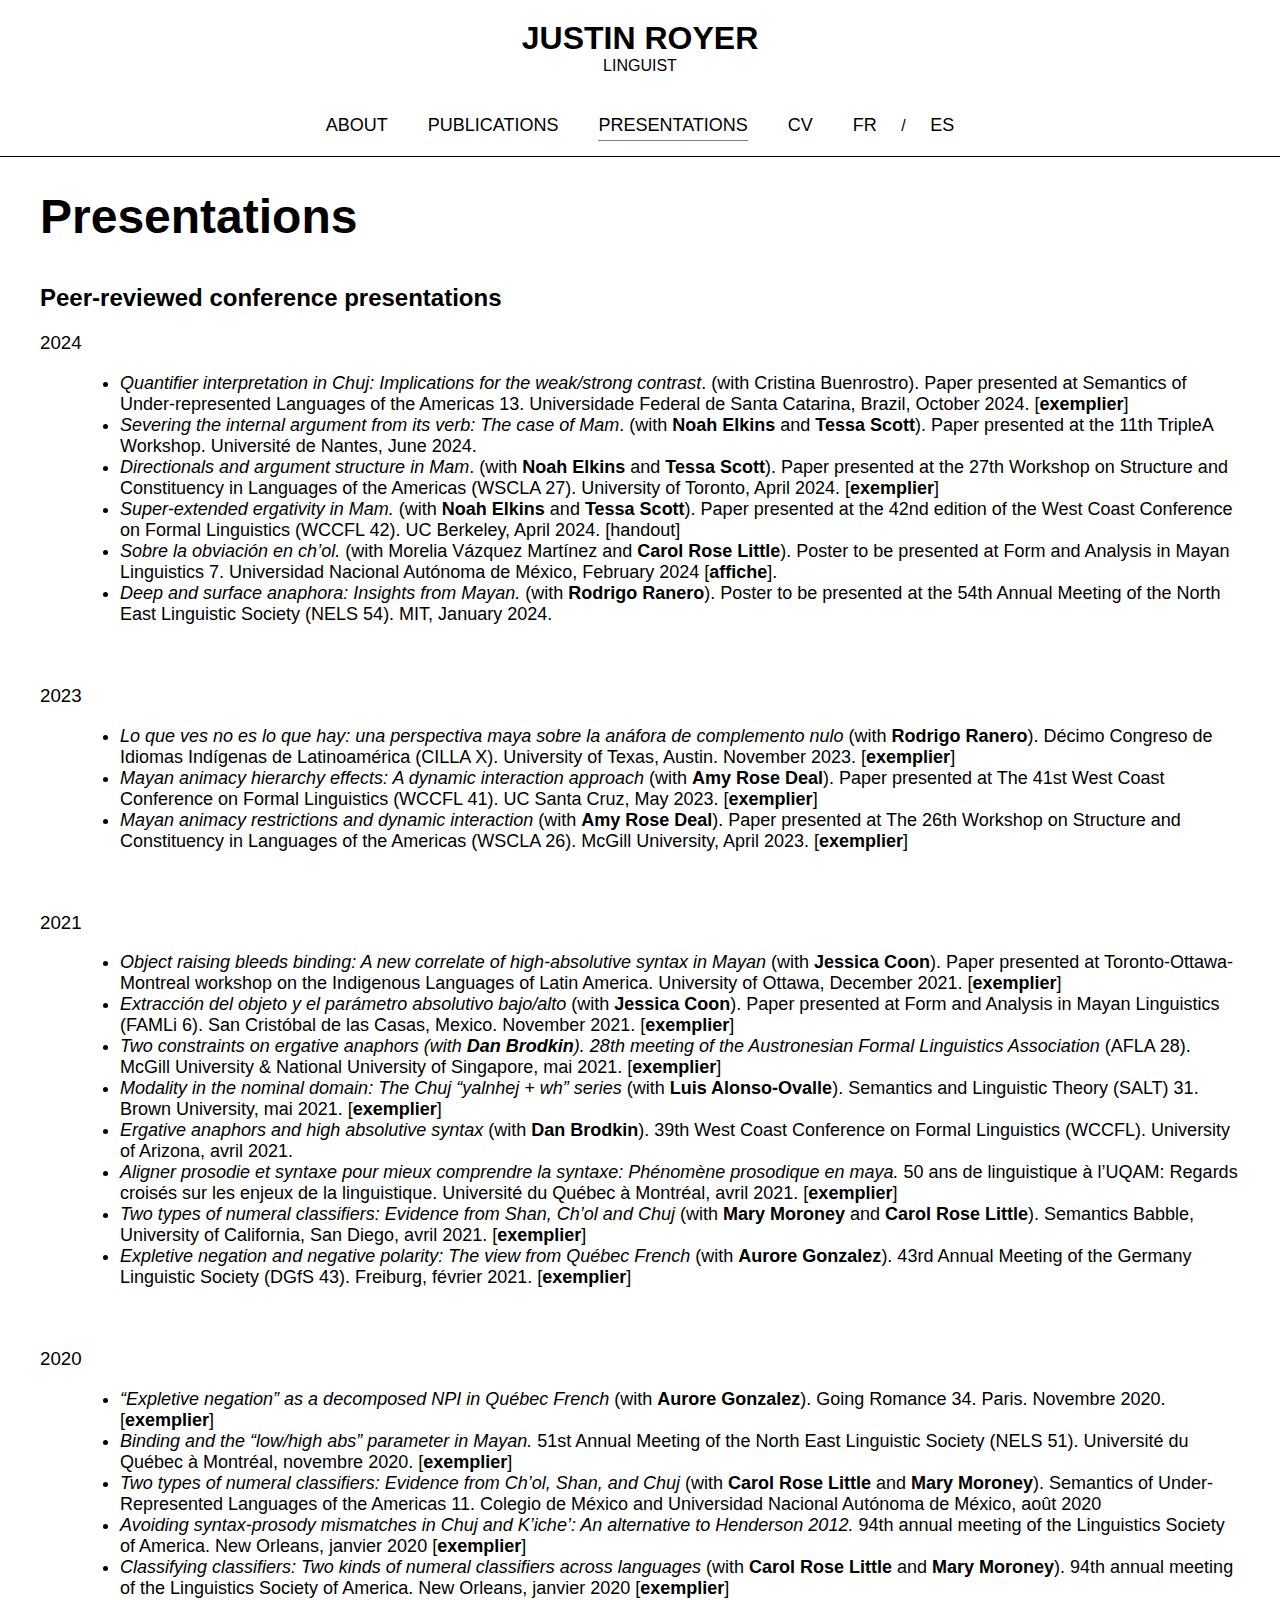
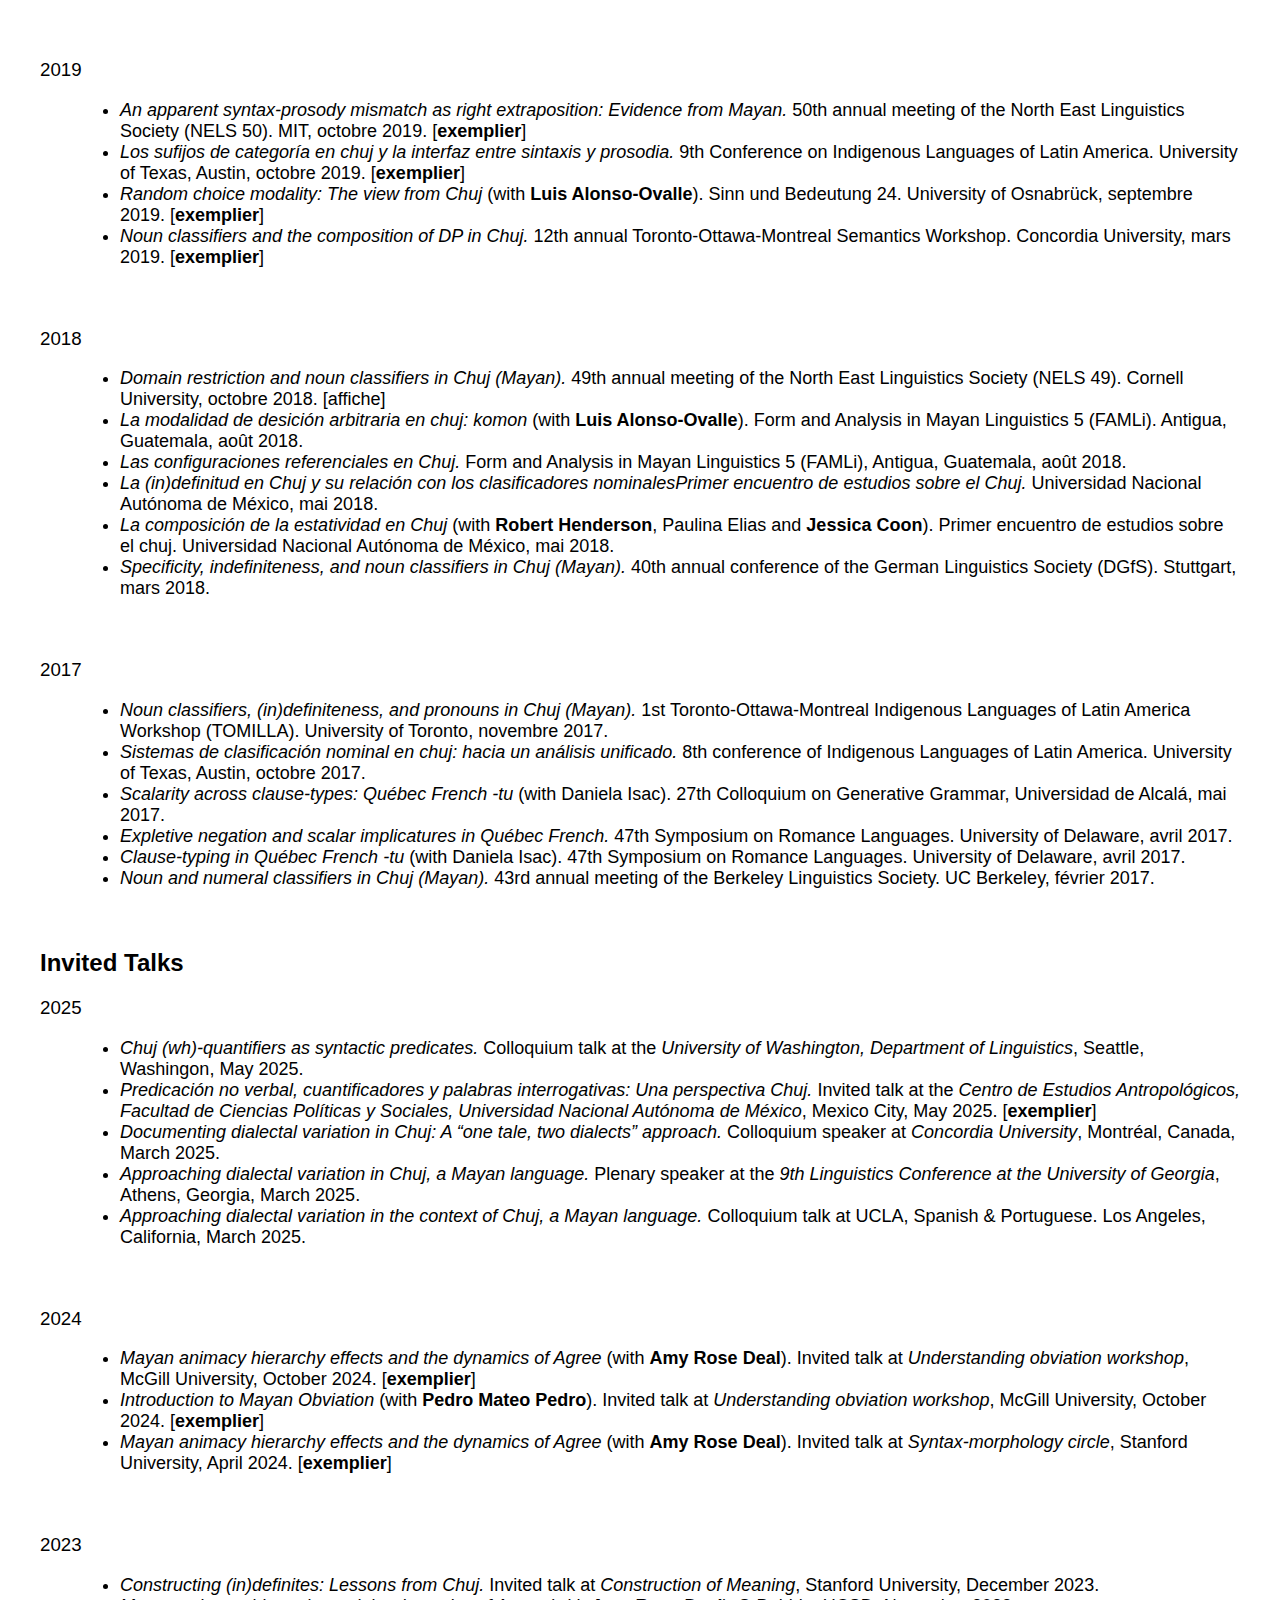
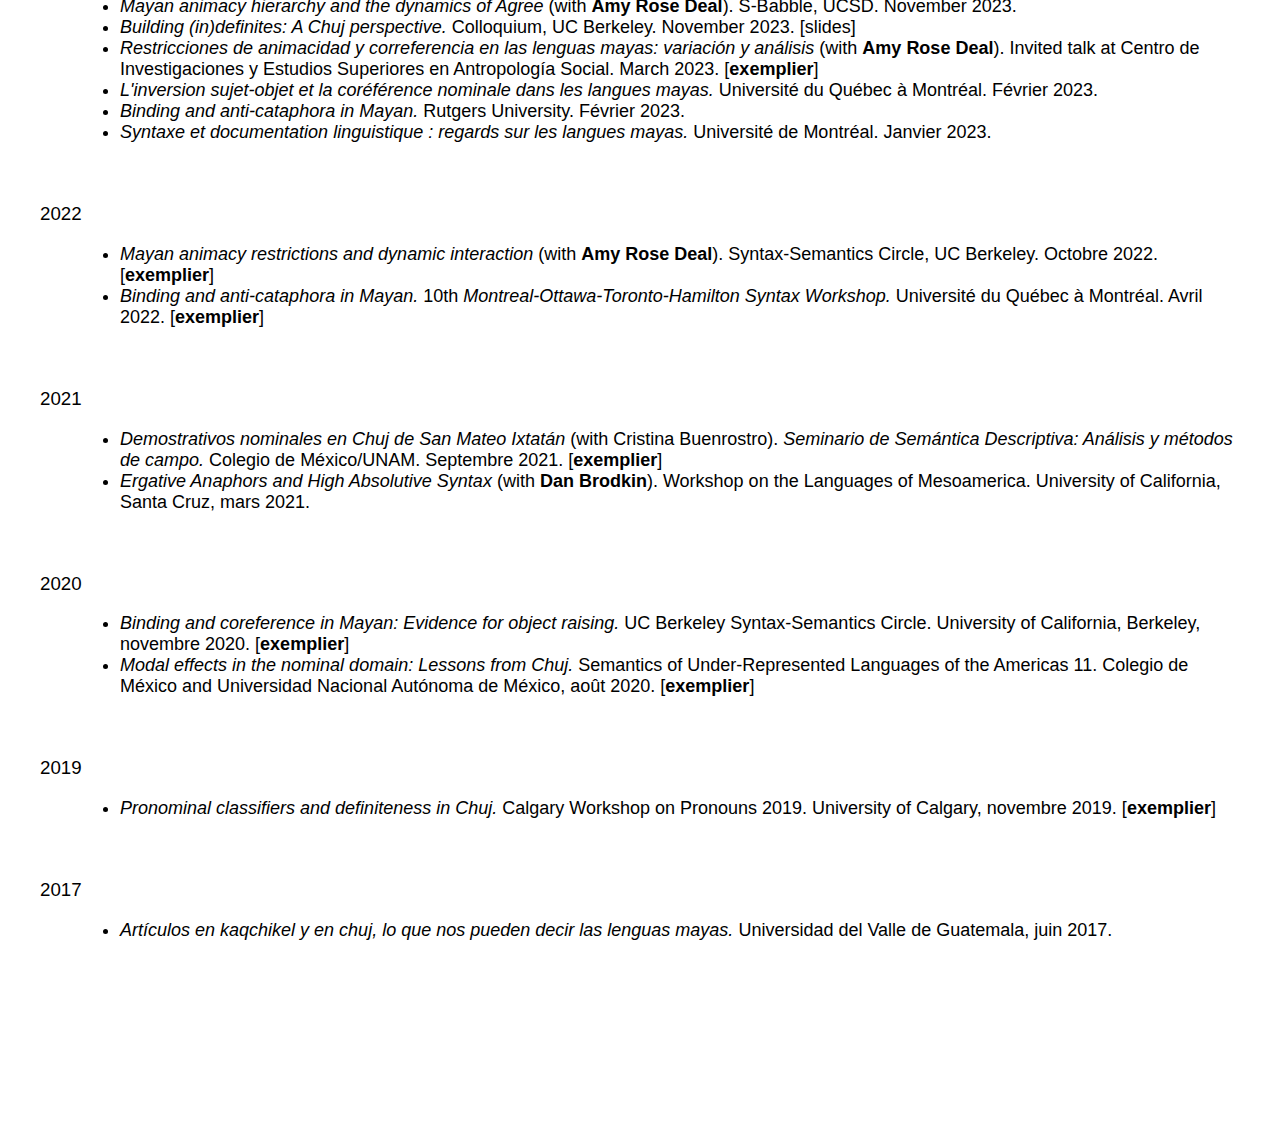
<file: en/presentation.html>
<!DOCTYPE html>
<html>
<head>
    <meta name="viewport" content="width=device-width, initial-scale=1.0">
    <meta name="title" content="Presentations | Justin Royer">
    <meta name="description" content="Presentations of Justin Royer, linguist and Assistant Professor in the Département de linguistique et de traduction de l'Université de Montréal.">
    <title>Presentations | Justin Royer</title>
    <link rel="stylesheet" href="../style.css">
    <script src="../main.js"></script>
</head>
<body>     
    <main>
        <header>
            <div class="hamburger-menu">
                <input type="checkbox" id="menu-toggle">
                <label for="menu-toggle" class="menu-icon">
                    <span></span>
                    <span></span>
                    <span></span>
                </label>
            </div>
            <div class="containerTitle">
                <a href="index.html" class="headerLink">
                    <span class="headerTitle">Justin Royer</span>
                    <span class="headerSubTitle">Linguist</span>
                </a>
            </div>            
            <nav class="navDesktop">
                <a href="index.html">About</a>
                <a href="publication.html">Publications</a>
                <a href="presentation.html" class="active">Presentations</a>
                <a href="../cv/justinroyer_cv.pdf" target="_blank">CV</a>
                <div class="languages"><a href="../presentation.html">FR</a> / <a href="../es/presentation.html">ES</a></div>
            </nav>
            <ul class="menu" id="menuMobile">
                <li><a href="index.html">About</a></li>
                <li><a href="publication.html">Publications</a></li>
                <li><a href="presentation.html" class="active">Presentations</a></li>
                <li><a href="../cv/justinroyer_cv.pdf" target="_blank">CV</a></li>
                <li class="languagesMobile"><a href="../presentation.html">FR</a><span>/</span><a href="../es/presentation.html">ES</a></li>
            </ul>
        </header>
        <div class="container">
            <h1>Presentations</h1>
            <div class="listContainer">
                <h2>Peer-reviewed conference presentations</h2>
                <h3>2024</h3>
                <ul>
                    <li><span class="italic">Quantifier interpretation in Chuj: Implications for the weak/strong contrast</span>. (with Cristina Buenrostro). Paper presented at Semantics of Under-represented Languages of the Americas 13. Universidade Federal de Santa Catarina, Brazil, October 2024. [<a href="../handouts/Royer-Buenrostro.-2024.-Sula.-V6.pdf" target="_blank">exemplier</a>]</li>
                    <li><span class="italic">Severing the internal argument from its verb: The case of Mam</span>. (with <a href="https://sites.google.com/view/noahelkins/home" target="_blank">Noah Elkins</a> and <a href="https://sites.google.com/berkeley.edu/tessascott/home" target="_blank">Tessa Scott</a>). Paper presented at the 11th TripleA Workshop. Université de Nantes, June 2024.</li>
                    <li><span class="italic">Directionals and argument structure in Mam</span>. (with <a href="https://sites.google.com/view/noahelkins/home" target="_blank">Noah Elkins</a> and <a href="https://sites.google.com/berkeley.edu/tessascott/home" target="_blank">Tessa Scott</a>). Paper presented at the 27th Workshop on Structure and Constituency in Languages of the Americas (WSCLA 27). University of Toronto, April 2024. [<a href="../handouts/WSCLA_NE_JR_TS.pdf" target="_blank">exemplier</a>]</li>
                    <li><span class="italic">Super-extended ergativity in Mam.</span> (with <a href="https://sites.google.com/view/noahelkins/home" target="_blank">Noah Elkins</a> and <a href="https://sites.google.com/berkeley.edu/tessascott/home" target="_blank">Tessa Scott</a>). Paper presented at the 42nd edition of the West Coast Conference on Formal Linguistics (WCCFL 42). UC Berkeley, April 2024. [handout]</li>
                    <li><span class="italic">Sobre la obviación en ch’ol.</span> (with Morelia Vázquez Martínez and <a href="https://carolrose.github.io//" target="_blank">Carol Rose Little</a>). Poster to be presented at Form and Analysis in Mayan Linguistics 7. Universidad Nacional Autónoma de México, February 2024 [<a href="../poster/Royer-Vazquez-Martinez-Little-2024-Sobre-la-obviacion-en-chol.pdf" target="_blank">affiche</a>].</li>
                    <li><span class="italic">Deep and surface anaphora: Insights from Mayan.</span> (with <a href="https://rodrigoranero.com/" target="_blank">Rodrigo Ranero</a>). Poster to be presented at the 54th Annual Meeting of the North East Linguistic Society (NELS 54). MIT, January 2024.</li>
                </ul>
                <h3>2023</h3>
                <ul>
                    <li><span class="italic">Lo que ves no es lo que hay: una perspectiva maya sobre la anáfora de complemento nulo</span> (with <a href="https://rodrigoranero.com/" target="_blank">Rodrigo Ranero</a>). Décimo Congreso de Idiomas Indígenas de Latinoamérica (CILLA X). University of Texas, Austin. November 2023. [<a href="../handouts/Handout_CILLA.pdf" target="_blank">exemplier</a>]</li>
                    <li><span class="italic">Mayan animacy hierarchy effects: A dynamic interaction approach</span> (with <a href="https://linguistics.berkeley.edu/~ardeal/" target="_blank">Amy Rose Deal</a>). Paper presented at The 41st West Coast Conference on Formal Linguistics (WCCFL 41). UC Santa Cruz, May 2023. [<a href="../handouts/DealRoyer.2023WCCFL.pdf" target="_blank">exemplier</a>]</li>
                    <li><span class="italic">Mayan animacy restrictions and dynamic interaction</span> (with <a href="https://linguistics.berkeley.edu/~ardeal/" target="_blank">Amy Rose Deal</a>). Paper presented at The 26th Workshop on Structure and Constituency in Languages of the Americas (WSCLA 26). McGill University, April 2023. [<a href="../handouts/DealRoyer.2023WSCLA.pdf" target="_blank">exemplier</a>]</li>
                </ul>
                <h3>2021</h3>
                <ul>
                    <li><span class="italic">Object raising bleeds binding: A new correlate of high-absolutive syntax in Mayan</span> (with <a href="http://jessica.lingspace.org" target="_blank">Jessica Coon</a>). Paper presented at Toronto-Ottawa- Montreal workshop on the Indigenous Languages of Latin America. University of Ottawa, December 2021. [<a href="../handouts/RoyerCoon_TOMILLA.pdf" target="_blank">exemplier</a>]</li>
                    <li><span class="italic">Extracción del objeto y el parámetro absolutivo bajo/alto</span> (with <a href="http://jessica.lingspace.org" target="_blank">Jessica Coon</a>). Paper presented at Form and Analysis in Mayan Linguistics (FAMLi 6). San Cristóbal de las Casas, Mexico. November 2021. [<a href="../handouts/Ponenica_RoyerCoon_Extraccion-del-objeto.pdf" target="_blank">exemplier</a>]</li>
                    <li><span class="italic">Two constraints on ergative anaphors (with <a href="https://people.ucsc.edu/~ddbrodki/index.html" target="_blank">Dan Brodkin</a>). 28th meeting of the Austronesian Formal Linguistics Association</span> (AFLA 28). McGill University & National University of Singapore, mai 2021. [<a href="../handouts/Brodkin_Royer_AFLA2021.pdf" target="_blank">exemplier</a>]</li>
                    <li><span class="italic">Modality in the nominal domain: The Chuj “yalnhej + wh” series</span> (with <a href="https://people.linguistics.mcgill.ca/~luis.alonso-ovalle/about/" target="_blank">Luis Alonso-Ovalle</a>). Semantics and Linguistic Theory (SALT) 31. Brown University, mai 2021. [<a href="../handouts/Alonso-OvalleRoyer_Salt-Handout.pdf" target="_blank">exemplier</a>]</li>
                    <li><span class="italic">Ergative anaphors and high absolutive syntax</span> (with <a href="https://people.ucsc.edu/~ddbrodki/index.html" target="_blank">Dan Brodkin</a>). 39th West Coast Conference on Formal Linguistics (WCCFL). University of Arizona, avril 2021.</li>
                    <li><span class="italic">Aligner prosodie et syntaxe pour mieux comprendre la syntaxe: Phénomène prosodique en maya.</span> 50 ans de linguistique à l’UQAM: Regards croisés sur les enjeux de la linguistique. Université du Québec à Montréal, avril 2021. [<a href="../handouts/Royer_50ansUQAM.pdf" target="_blank">exemplier</a>]</li>
                    <li><span class="italic">Two types of numeral classifiers: Evidence from Shan, Ch’ol and Chuj</span> (with <a href="https://mrm366.github.io//" target="_blank">Mary Moroney</a> and <a href="https://carolrose.github.io//" target="_blank">Carol Rose Little</a>). Semantics Babble, University of California, San Diego, avril 2021. [<a href="../handouts/Moroney-Little-and-Royer.-Classifiers.pdf" target="_blank">exemplier</a>]</li>
                    <li><span class="italic">Expletive negation and negative polarity: The view from Québec French</span> (with <a href="https://auroregonzalez.github.io/?fbclid=IwAR3Yn5Ig3OaS6uUYcC--BZWTGv7wPn0HyKa9iXZUcB-mFJhYXnWtBBAN4bw" target="_blank">Aurore Gonzalez</a>). 43rd Annual Meeting of the Germany Linguistic Society (DGfS 43). Freiburg, février 2021. [<a href="../handouts/Gonzalez-and-Royer.-2021.-DGfS.pdf" target="_blank">exemplier</a>]</li>
                </ul>
                <h3>2020</h3>
                <ul>
                    <li><span class="italic">“Expletive negation” as a decomposed NPI in Québec French</span> (with <a href="https://auroregonzalez.github.io/?fbclid=IwAR3Yn5Ig3OaS6uUYcC--BZWTGv7wPn0HyKa9iXZUcB-mFJhYXnWtBBAN4bw" target="_blank">Aurore Gonzalez</a>). Going Romance 34. Paris. Novembre 2020. [<a href="../handouts/Gonzalez-and-Royer.-2020.-Going-Romance.pdf" target="_blank">exemplier</a>]</li>
                    <li><span class="italic">Binding and the “low/high abs” parameter in Mayan.</span> 51st Annual Meeting of the North East Linguistic Society (NELS 51). Université du Québec à Montréal, novembre 2020. [<a href="../handouts/Royer_nels51.pdf" target="_blank">exemplier</a>]</li>
                    <li><span class="italic">Two types of numeral classifiers: Evidence from Ch’ol, Shan, and Chuj</span> (with <a href="https://carolrose.github.io//" target="_blank">Carol Rose Little</a> and <a href="https://mrm366.github.io//" target="_blank">Mary Moroney</a>). Semantics of Under-Represented Languages of the Americas 11. Colegio de México and Universidad Nacional Autónoma de México, août 2020</li>
                    <li><span class="italic">Avoiding syntax-prosody mismatches in Chuj and K’iche’: An alternative to Henderson 2012.</span> 94th annual meeting of the Linguistics Society of America. New Orleans, janvier 2020 [<a href="../handouts/LSA94Royer.pdf" target="_blank">exemplier</a>]</li>
                    <li><span class="italic">Classifying classifiers: Two kinds of numeral classifiers across languages</span> (with <a href="https://carolrose.github.io//" target="_blank">Carol Rose Little</a> and <a href="https://mrm366.github.io//" target="_blank">Mary Moroney</a>). 94th annual meeting of the Linguistics Society of America. New Orleans, janvier 2020 [<a href="../handouts/LittleMoroneyRoyer.LSA_.Handout.pdf" target="_blank">exemplier</a>]</li>
                </ul>
                <h3>2019</h3>
                <ul>
                    <li><span class="italic">An apparent syntax-prosody mismatch as right extraposition: Evidence from Mayan.</span> 50th annual meeting of the North East Linguistics Society (NELS 50). MIT, octobre 2019. [<a href="../handouts/Royer.NELS50.pdf" target="_blank">exemplier</a>]</li>
                    <li><span class="italic">Los sufijos de categoría en chuj y la interfaz entre sintaxis y prosodia.</span> 9th Conference on Indigenous Languages of Latin America. University of Texas, Austin, octobre 2019. [<a href="../handouts/Volante-CILLA4.pdf" target="_blank">exemplier</a>]</li>
                    <li><span class="italic">Random choice modality: The view from Chuj</span> (with <a href="https://people.linguistics.mcgill.ca/~luis.alonso-ovalle/about/" target="_blank">Luis Alonso-Ovalle</a>). Sinn und Bedeutung 24. University of Osnabrück, septembre 2019. [<a href="../handouts/SuBRoyerAlonsoOvalle.pdf" target="_blank">exemplier</a>]</li>
                    <li><span class="italic">Noun classifiers and the composition of DP in Chuj.</span> 12th annual Toronto-Ottawa-Montreal Semantics Workshop. Concordia University, mars 2019. [<a href="../handouts/TOM-2019.pdf" target="_blank">exemplier</a>]</li>
                </ul>
                <h3>2018</h3>
                <ul>
                    <li><span class="italic">Domain restriction and noun classifiers in Chuj (Mayan).</span> 49th annual meeting of the North East Linguistics Society (NELS 49). Cornell University, octobre 2018. [affiche]</li>
                    <li><span class="italic">La modalidad de desición arbitraria en chuj: komon</span> (with <a href="https://people.linguistics.mcgill.ca/~luis.alonso-ovalle/about/" target="_blank">Luis Alonso-Ovalle</a>). Form and Analysis in Mayan Linguistics 5 (FAMLi). Antigua, Guatemala, août 2018.</li>
                    <li><span class="italic">Las configuraciones referenciales en Chuj.</span> Form and Analysis in Mayan Linguistics 5 (FAMLi), Antigua, Guatemala, août 2018.</li>
                    <li><span class="italic">La (in)definitud en Chuj y su relación con los clasificadores nominalesPrimer encuentro de estudios sobre el Chuj.</span> Universidad Nacional Autónoma de México, mai 2018.</li>
                    <li><span class="italic">La composición de la estatividad en Chuj</span> (with <a href="https://www.rhenderson.net/" target="_blank">Robert Henderson</a>, Paulina Elias and <a href="http://jessica.lingspace.org" target="_blank">Jessica Coon</a>). Primer encuentro de estudios sobre el chuj. Universidad Nacional Autónoma de México, mai 2018.</li>
                    <li><span class="italic">Specificity, indefiniteness, and noun classifiers in Chuj (Mayan).</span> 40th annual conference of the German Linguistics Society (DGfS). Stuttgart, mars 2018.</li>
                </ul>
                <h3>2017</h3>
                <ul>
                    <li><span class="italic">Noun classifiers, (in)definiteness, and pronouns in Chuj (Mayan).</span> 1st Toronto-Ottawa-Montreal Indigenous Languages of Latin America Workshop (TOMILLA). University of Toronto, novembre 2017.</li>
                    <li><span class="italic">Sistemas de clasificación nominal en chuj: hacia un análisis unificado.</span> 8th conference of Indigenous Languages of Latin America. University of Texas, Austin, octobre 2017.</li>
                    <li><span class="italic">Scalarity across clause-types: Québec French -tu</span> (with Daniela Isac). 27th Colloquium on Generative Grammar, Universidad de Alcalá, mai 2017.</li>
                    <li><span class="italic">Expletive negation and scalar implicatures in Québec French.</span> 47th Symposium on Romance Languages. University of Delaware, avril 2017.</li>
                    <li><span class="italic">Clause-typing in Québec French -tu</span> (with Daniela Isac). 47th Symposium on Romance Languages. University of Delaware, avril 2017.</li>
                    <li><span class="italic">Noun and numeral classifiers in Chuj (Mayan).</span> 43rd annual meeting of the Berkeley Linguistics Society. UC Berkeley, février 2017.</li>
                </ul>
                <h2>Invited Talks</h2>
                <h3>2025</h3>
                <ul>
                    <li><span class="italic"> Chuj (wh)-quantifiers as syntactic predicates.</span> Colloquium talk at the <span class="italic">University of Washington, Department of Linguistics</span>, Seattle, Washingon, May 2025.</li>
                    <li><span class="italic">Predicación no verbal, cuantificadores y palabras interrogativas: Una perspectiva Chuj.</span> Invited talk at the <span class="italic">Centro de Estudios Antropológicos, Facultad de Ciencias Políticas y Sociales, Universidad Nacional Autónoma de México</span>, Mexico City, May 2025. [<a href="../handouts/Volante.pdf" target="_blank">exemplier</a>]</li>
                    <li><span class="italic">Documenting dialectal variation in Chuj: A “one tale, two dialects” approach.</span> Colloquium speaker at <span class="italic">Concordia University</span>, Montréal, Canada, March 2025.</li>
                    <li><span class="italic">Approaching dialectal variation in Chuj, a Mayan language.</span> Plenary speaker at the <span class="italic">9th Linguistics Conference at the University of Georgia</span>, Athens, Georgia, March 2025.</li>
                    <li><span class="italic">Approaching dialectal variation in the context of Chuj, a Mayan language.</span> Colloquium talk at UCLA, Spanish & Portuguese. Los Angeles, California, March 2025.</li>
                </ul>
                <h3>2024</h3>
                <ul>
                    <li><span class="italic">Mayan animacy hierarchy effects and the dynamics of Agree</span> (with <a href="https://linguistics.berkeley.edu/~ardeal/" target="_blank">Amy Rose Deal</a>). Invited talk at <span class="italic">Understanding obviation workshop</span>, McGill University, October 2024. [<a href="../handouts/Deal-Royer-handout.pdf" target="_blank">exemplier</a>]</li>
                    <li><span class="italic">Introduction to Mayan Obviation</span> (with <a href="https://pedromateo.ca/" target="_blank">Pedro Mateo Pedro</a>). Invited talk at <span class="italic">Understanding obviation workshop</span>, McGill University, October 2024. [<a href="../handouts/Royer-Mateo-Pedro.-2024.-Introduction-to-Obviation-in-Mayan.pdf" target="_blank">exemplier</a>]</li>
                    <li><span class="italic">Mayan animacy hierarchy effects and the dynamics of Agree</span> (with <a href="https://linguistics.berkeley.edu/~ardeal/" target="_blank">Amy Rose Deal</a>). Invited talk at <span class="italic">Syntax-morphology circle</span>, Stanford University, April 2024. [<a href="../handouts/SMircle-1.pdf" target="_blank">exemplier</a>]</li>
                </ul>
                <h3>2023</h3>
                <ul>
                    <li><span class="italic">Constructing (in)definites: Lessons from Chuj.</span> Invited talk at <span class="italic">Construction of Meaning</span>, Stanford University, December 2023.</li>
                    <li><span class="italic">Mayan animacy hierarchy and the dynamics of Agree</span> (with <a href="https://linguistics.berkeley.edu/~ardeal/" target="_blank">Amy Rose Deal</a>). S-Babble, UCSD. November 2023.</li>
                    <li><span class="italic">Building (in)definites: A Chuj perspective.</span> Colloquium, UC Berkeley. November 2023. [slides]</li>
                    <li><span class="italic">Restricciones de animacidad y correferencia en las lenguas mayas: variación y análisis</span> (with <a href="https://linguistics.berkeley.edu/~ardeal/" target="_blank">Amy Rose Deal</a>). Invited talk at Centro de Investigaciones y Estudios Superiores en Antropología Social. March 2023. [<a href="../handouts/Restricciones-de-animacidad-CIESAS.pdf" target="_blank">exemplier</a>]</li>
                    <li><span class="italic">L'inversion sujet-objet et la coréférence nominale dans les langues mayas.</span> Université du Québec à Montréal. Février 2023.</li>
                    <li><span class="italic">Binding and anti-cataphora in Mayan.</span> Rutgers University. Février 2023.</li>
                    <li><span class="italic">Syntaxe et documentation linguistique : regards sur les langues mayas.</span> Université de Montréal. Janvier 2023.</li>
                </ul>
                <h3>2022</h3>
                <ul>
                    <li><span class="italic">Mayan animacy restrictions and dynamic interaction</span> (with <a href="https://linguistics.berkeley.edu/~ardeal/" target="_blank">Amy Rose Deal</a>). Syntax-Semantics Circle, UC Berkeley. Octobre 2022. [<a href="../handouts/Deal-Royer.-2022.-Animacy-hierarchy-in-Mayan.pdf" target="_blank">exemplier</a>]</li>
                    <li><span class="italic">Binding and anti-cataphora in Mayan.</span> 10th <span class="italic">Montreal-Ottawa-Toronto-Hamilton Syntax Workshop.</span> Université du Québec à Montréal. Avril 2022. [<a href="../handouts/MOTH-2022.pdf" target="_blank">exemplier</a>]</li>
                </ul>
                <h3>2021</h3>
                <ul>
                    <li><span class="italic">Demostrativos nominales en Chuj de San Mateo Ixtatán</span> (with Cristina Buenrostro). <span class="italic">Seminario de Semántica Descriptiva: Análisis y métodos de campo.</span> Colegio de México/UNAM. Septembre 2021. [<a href="../handouts/Buenrostro-y-Royer.-2021.-Volante.-Demostrativos-nominales-en-Chuj-de-San-Mateo-Ixtatan.pdf" target="_blank">exemplier</a>]</li>
                    <li><span class="italic">Ergative Anaphors and High Absolutive Syntax</span> (with <a href="https://people.ucsc.edu/~ddbrodki/index.html" target="_blank">Dan Brodkin</a>). Workshop on the Languages of Mesoamerica. University of California, Santa Cruz, mars 2021.</li>
                </ul>
                <h3>2020</h3>
                <ul>
                    <li><span class="italic">Binding and coreference in Mayan: Evidence for object raising.</span> UC Berkeley Syntax-Semantics Circle. University of California, Berkeley, novembre 2020. [<a href="../handouts/Royer_Handout.pdf" target="_blank">exemplier</a>]</li>
                    <li><span class="italic">Modal effects in the nominal domain: Lessons from Chuj.</span> Semantics of Under-Represented Languages of the Americas 11. Colegio de México and Universidad Nacional Autónoma de México, août 2020. [<a href="../handouts/KomonSULA.portait.pdf" target="_blank">exemplier</a>]</li>
                </ul>
                <h3>2019</h3>
                <ul>
                    <li><span class="italic">Pronominal classifiers and definiteness in Chuj.</span> Calgary Workshop on Pronouns 2019. University of Calgary, novembre 2019. [<a href="../handouts/Royer.2019.YYZ-pronouns.pdf" target="_blank">exemplier</a>]</li>
                </ul>
                <h3>2017</h3>
                <ul>
                    <li><span class="italic">Artículos en kaqchikel y en chuj, lo que nos pueden decir las lenguas mayas.</span> Universidad del Valle de Guatemala, juin 2017.</li>
                </ul>
            </div>
        </div>      
    </main>    
</body>
</html>
</file>
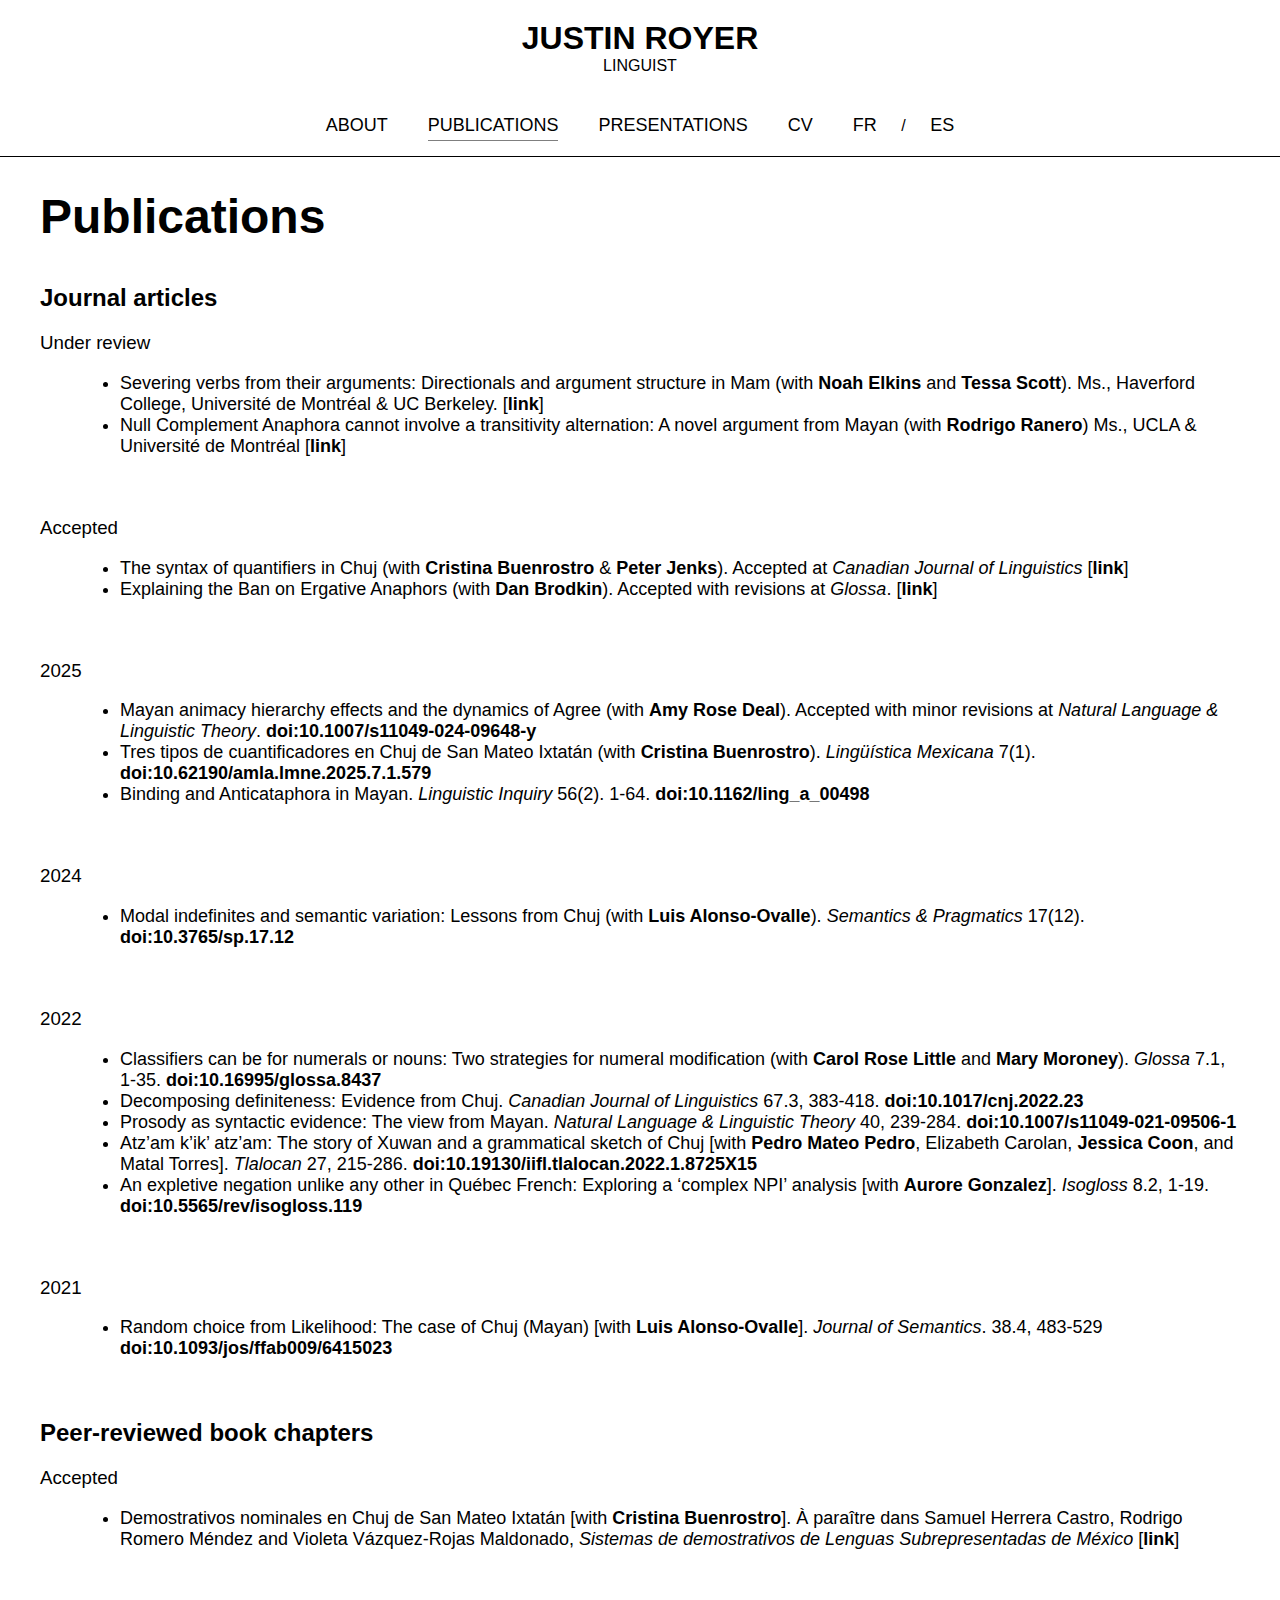
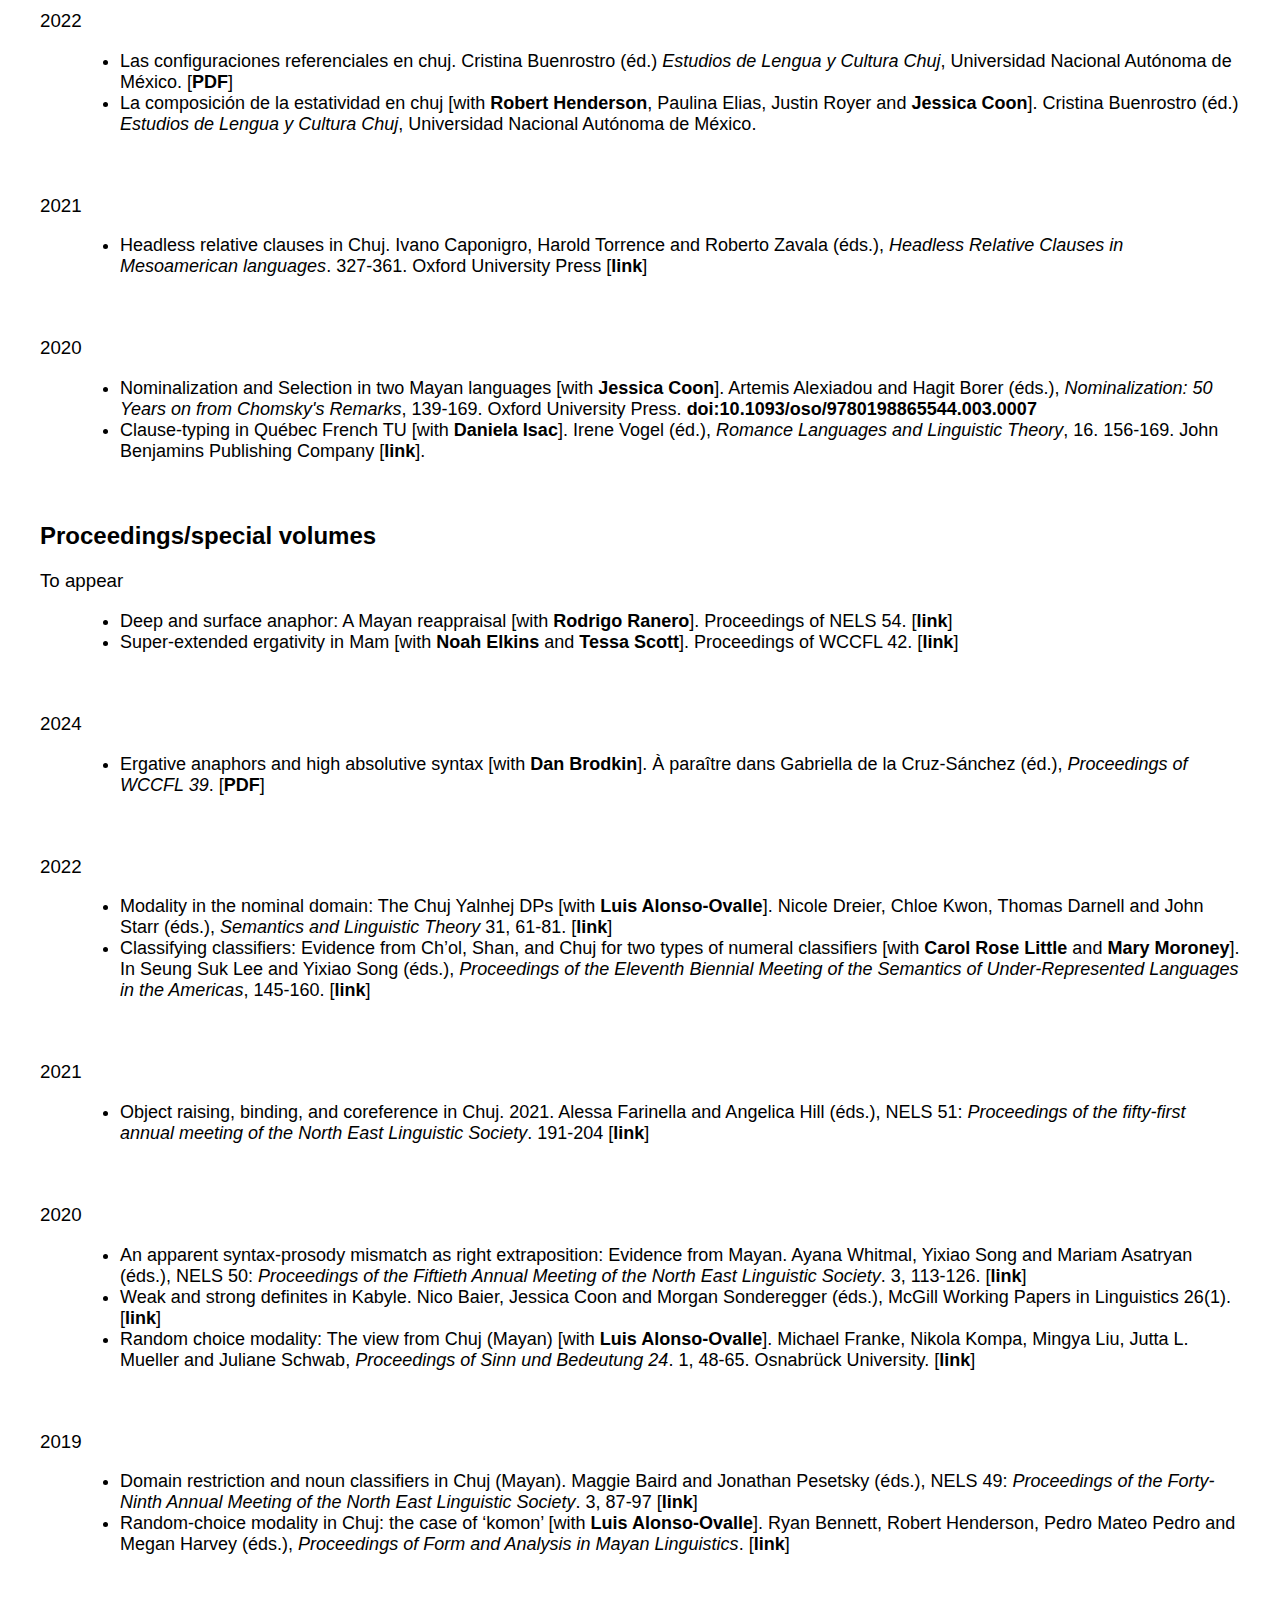
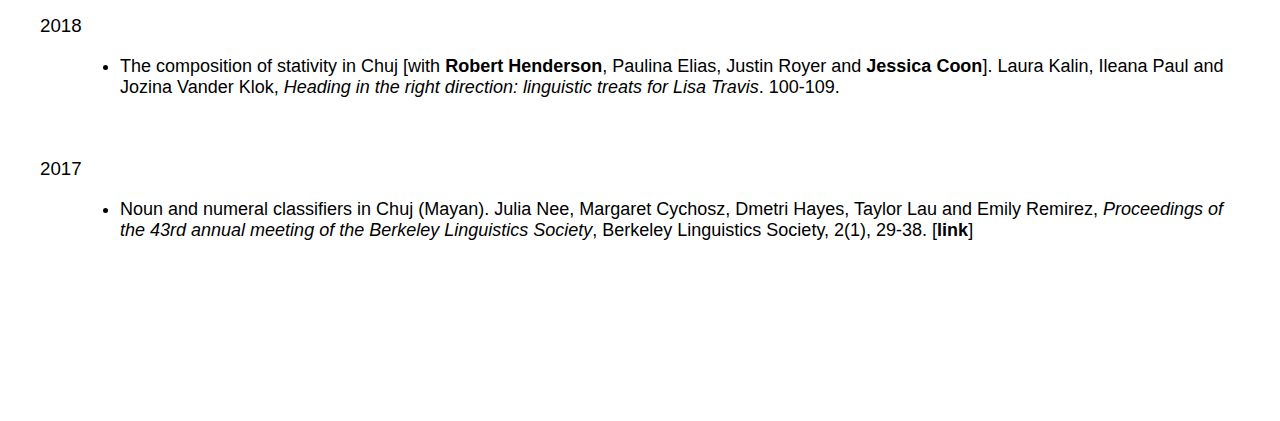
<file: en/publication.html>
<!DOCTYPE html>
<html>
<head>
    <meta name="viewport" content="width=device-width, initial-scale=1.0">
    <meta name="title" content="Publications | Justin Royer">
    <meta name="description" content="Publications of Justin Royer, linguist and Assistant Professor in the Département de linguistique et de traduction de l'Université de Montréal.">
    <title>Publications | Justin Royer</title>
    <link rel="stylesheet" href="../style.css">
    <script src="../main.js"></script>
</head>
<body>     
    <main>
        <header>
            <div class="hamburger-menu">
                <input type="checkbox" id="menu-toggle">
                <label for="menu-toggle" class="menu-icon">
                    <span></span>
                    <span></span>
                    <span></span>
                </label>
            </div>
            <div class="containerTitle">
                <a href="index.html" class="headerLink">
                    <span class="headerTitle">Justin Royer</span>
                    <span class="headerSubTitle">Linguist</span>
                </a>
            </div>            
            <nav class="navDesktop">
                <a href="index.html">About</a>
                <a href="publication.html" class="active">Publications</a>
                <a href="presentation.html">Presentations</a>
                <a href="../cv/justinroyer_cv.pdf" target="_blank">CV</a>
                <div class="languages"><a href="../publication.html">FR</a> / <a href="../es/publication.html">ES</a></div>
            </nav>
            <ul class="menu" id="menuMobile"> 
                <li><a href="index.html">About</a></li>
                <li><a href="publication.html" class="active">Publications</a></li>
                <li><a href="presentation.html">Presentations</a></li>
                <li><a href="../cv/justinroyer_cv.pdf" target="_blank">CV</a></li>
                <li class="languagesMobile"><a href="../publication.html">FR</a><span>/</span><a href="../es/publication.html">ES</a></li>
            </ul>
        </header>
        <div class="container">
            <h1>Publications</h1>
            <div class="listContainer">
                <h2>Journal articles</h2>
                <h3>Under review</h3>
                <ul>
                    <li>Severing verbs from their arguments: Directionals and argument structure in Mam (with <a href="https://sites.google.com/view/noahelkins/home" target="_blank">Noah Elkins</a> and <a href="https://sites.google.com/berkeley.edu/tessascott/home" target="_blank">Tessa Scott</a>). Ms., Haverford College, Université de Montréal & UC Berkeley. [<a href="https://lingbuzz.net/lingbuzz/008584" target="_blank">link</a>] </li>
                    <li>Null Complement Anaphora cannot involve a transitivity alternation: A novel argument from Mayan (with <a href="https://rodrigoranero.com/" target="_blank">Rodrigo Ranero</a>) Ms., UCLA & Université de Montréal [<a href="https://lingbuzz.net/lingbuzz/007724" target="_blank">link</a>]</li>
                </ul>
                <h3>Accepted</h3>
                <ul>
                    <li>The syntax of quantifiers in Chuj (with <a href="https://www.iia.unam.mx/academico/3500#block-publicacionesencatalogo" target="_blank">Cristina Buenrostro</a> & <a href="https://linguistics.berkeley.edu/~jenks/#Publications" target="_blank">Peter Jenks</a>). Accepted at <span class="italic">Canadian Journal of Linguistics</span> [<a href="https://lingbuzz.net/lingbuzz/007733" target="_blank">link</a>]</li>
                    <li>Explaining the Ban on Ergative Anaphors (with <a href="https://people.ucsc.edu/~ddbrodki/" target="_blank">Dan Brodkin</a>). Accepted with revisions at <span class="italic">Glossa</span>. [<a href="https://lingbuzz.net/lingbuzz/008014" target="_blank">link</a>]</li>
                </ul>
                <h3>2025</h3>
                <ul>
                    <li>Mayan animacy hierarchy effects and the dynamics of Agree (with <a href="https://linguistics.berkeley.edu/~ardeal/" target="_blank">Amy Rose Deal</a>). Accepted with minor revisions at <span class="italic">Natural Language & Linguistic Theory</span>. <a href="https://linguistics.berkeley.edu/~ardeal/" target="_blank">doi:10.1007/s11049-024-09648-y</a></li>
                    <li>Tres tipos de cuantificadores en Chuj de San Mateo Ixtatán (with <a href="https://www.iia.unam.mx/academico/3500#block-publicacionesencatalogo" target="_blank">Cristina Buenrostro</a>). <span class="italic">Lingüística Mexicana</span> 7(1). <a href="https://linguisticamexicana-amla.colmex.mx/index.php/Linguistica_mexicana/article/view/579" target="_blank">doi:10.62190/amla.lmne.2025.7.1.579</a></li>
                    <li>Binding and Anticataphora in Mayan. <span class="italic">Linguistic Inquiry</span> 56(2). 1-64. <a href="https://direct.mit.edu/ling/article-abstract/56/2/247/114271/Binding-and-Anticataphora-in-Mayan?redirectedFrom=fulltext" target="_blank">doi:10.1162/ling_a_00498</a></li>
                </ul>
                <h3>2024</h3>
                <ul>
                    <li>Modal indefinites and semantic variation: Lessons from Chuj (with <a href="https://direct.mit.edu/ling/article-abstract/56/2/247/114271/Binding-and-Anticataphora-in-Mayan?redirectedFrom=fulltext" target="_blank">Luis Alonso-Ovalle</a>). <span class="italic">Semantics & Pragmatics</span> 17(12). <a href="https://direct.mit.edu/ling/article-abstract/56/2/247/114271/Binding-and-Anticataphora-in-Mayan?redirectedFrom=fulltext" target="_blank">doi:10.3765/sp.17.12</a></li>
                </ul>
                <h3>2022</h3>
                <ul>
                    <li>Classifiers can be for numerals or nouns: Two strategies for numeral modification (with <a href="https://carolrose.github.io//" target="_blank">Carol Rose Little</a> and <a href="https://mrm366.github.io/" target="_blank">Mary Moroney</a>). <span class="italic">Glossa</span> 7.1, 1-35. <a href="doi.org/10.16995/glossa.8437" target="_blank">doi:10.16995/glossa.8437</a></li>
                    <li>Decomposing definiteness: Evidence from Chuj. <span class="italic">Canadian Journal of Linguistics</span> 67.3, 383-418. <a href="https://muse.jhu.edu/article/864681" target="_blank">doi:10.1017/cnj.2022.23</a></li>
                    <li>Prosody as syntactic evidence: The view from Mayan. <span class="italic">Natural Language & Linguistic Theory</span> 40, 239-284. <a href="https://link.springer.com/article/10.1007/s11049-021-09506-1" target="_blank">doi:10.1007/s11049-021-09506-1</a></li>
                    <li>Atz’am k’ik’ atz’am: The story of Xuwan and a grammatical sketch of Chuj [with <a href="https://www.linguistics.utoronto.ca/people/directories/all-faculty/pedro-mateo-pedro" target="_blank">Pedro Mateo Pedro</a>, Elizabeth Carolan, <a href="http://jessica.lingspace.org" target="_blank">Jessica Coon</a>, and Matal Torres]. <span class="italic">Tlalocan</span> 27, 215-286. <a href="https://revistas-filologicas.unam.mx/tlalocan/index.php/tl/article/view/556" target="_blank">doi:10.19130/iifl.tlalocan.2022.1.8725X15</a></li>
                    <li>An expletive negation unlike any other in Québec French: Exploring a ‘complex NPI’ analysis [with <a href="https://auroregonzalez.github.io/" target="_blank">Aurore Gonzalez</a>]. <span class="italic">Isogloss</span> 8.2, 1-19. <a href="https://revistes.uab.cat/isogloss/article/view/v8-n2-gonzalez-royer" target="_blank">doi:10.5565/rev/isogloss.119</a></li>
                </ul>
                <h3>2021</h3>
                <ul>
                    <li>Random choice from Likelihood: The case of Chuj (Mayan) [with <a href="https://people.linguistics.mcgill.ca/~luis.alonso-ovalle/about/" target="_blank">Luis Alonso-Ovalle</a>]. <span class="italic">Journal of Semantics</span>. 38.4, 483-529 <a href="https://academic.oup.com/jos/advance-article/doi/10.1093/jos/ffab009/6415023" target="_blank">doi:10.1093/jos/ffab009/6415023</a></li>
                </ul>
                <h2>Peer-reviewed book chapters</h2>
                <h3>Accepted</h3>
                <ul>
                    <li>Demostrativos nominales en Chuj de San Mateo Ixtatán [with <a href="https://www.iia.unam.mx/academico/3500#block-publicacionesencatalogo" target="_blank">Cristina Buenrostro</a>]. À paraître dans Samuel Herrera Castro, Rodrigo Romero Méndez and Violeta Vázquez-Rojas Maldonado, <span class="italic">Sistemas de demostrativos de Lenguas Subrepresentadas de México</span> [<a href="https://lingbuzz.net/lingbuzz/007735" target="_blank">link</a>]</li>
                </ul>
                <h3>2022</h3>
                <ul>
                    <li>Las configuraciones referenciales en chuj. Cristina Buenrostro (éd.) <span class="italic">Estudios de Lengua y Cultura Chuj</span>, Universidad Nacional Autónoma de México. [<a href="../articles/Justin.Royer_.Configuraciones-referenciales-en-chuj.14.11.2018.pdf" target="_blank">PDF</a>]</li>
                    <li>La composición de la estatividad en chuj [with <a href="https://www.rhenderson.net/" target="_blank">Robert Henderson</a>, Paulina Elias, Justin Royer and <a href="https://jessica.lingspace.org/" target="_blank">Jessica Coon</a>]. Cristina Buenrostro (éd.) <span class="italic">Estudios de Lengua y Cultura Chuj</span>, Universidad Nacional Autónoma de México.</li>
                </ul>
                <h3>2021</h3>
                <ul>
                    <li>Headless relative clauses in Chuj. Ivano Caponigro, Harold Torrence and Roberto Zavala (éds.), <span class="italic">Headless Relative Clauses in Mesoamerican languages</span>. 327-361. Oxford University Press [<a href="https://ling.auf.net/lingbuzz/004356" target="_blank">link</a>]</li>
                </ul>
                <h3>2020</h3>
                <ul>
                    <li>Nominalization and Selection in two Mayan languages [with <a href="https://jessica.lingspace.org/" target="_blank">Jessica Coon</a>]. Artemis Alexiadou and Hagit Borer (éds.), <span class="italic">Nominalization: 50 Years on from Chomsky's Remarks</span>, 139-169. Oxford University Press. <a href="https://doi.org/10.1093/oso/9780198865544.003.0007" target="_blank">doi:10.1093/oso/9780198865544.003.0007</a></li>
                    <li>Clause-typing in Québec French TU [with <a href="https://www.concordia.ca/faculty/dana-isac.html" target="_blank">Daniela Isac</a>]. Irene Vogel (éd.), <span class="italic">Romance Languages and Linguistic Theory</span>, 16. 156-169. John Benjamins Publishing Company [<a href="https://ling.auf.net/lingbuzz/004361" target="_blank">link</a>].</li>
                </ul>
                <h2>Proceedings/special volumes</h2>
                <h3>To appear</h3>
                <ul>
                    <li>Deep and surface anaphor: A Mayan reappraisal [with <a href="https://rodrigoranero.com/" target="_blank">Rodrigo Ranero</a>]. Proceedings of NELS 54. [<a href="https://lingbuzz.net/lingbuzz/008235" target="_blank">link</a>]</li>
                    <li>Super-extended ergativity in Mam [with <a href="https://sites.google.com/view/noahelkins/home" target="_blank">Noah Elkins</a> and <a href="https://sites.google.com/berkeley.edu/tessascott/home" target="_blank">Tessa Scott</a>]. Proceedings of WCCFL 42. [<a href="https://lingbuzz.net/lingbuzz/008304" target="_blank">link</a>]</li>
                </ul>
                <h3>2024</h3>
                <ul>
                    <li>Ergative anaphors and high absolutive syntax [with <a href="https://people.ucsc.edu/~ddbrodki/" target="_blank">Dan Brodkin</a>]. À paraître dans Gabriella de la Cruz-Sánchez (éd.), <span class="italic">Proceedings of WCCFL 39</span>. [<a href="../articles/Brodkin_Royer_WCCFL_39.pdf" target="_blank">PDF</a>]</li>
                </ul>
                <h3>2022</h3>
                <ul>
                    <li>Modality in the nominal domain: The Chuj Yalnhej DPs [with <a href="https://people.linguistics.mcgill.ca/~luis.alonso-ovalle/about/" target="_blank">Luis Alonso-Ovalle</a>]. Nicole Dreier, Chloe Kwon, Thomas Darnell and John Starr (éds.), <span class="italic">Semantics and Linguistic Theory</span>  31, 61-81. [<a href="https://lingbuzz.net/lingbuzz/006142" target="_blank">link</a>]</li>
                    <li>Classifying classifiers: Evidence from Ch’ol, Shan, and Chuj for two types of numeral classifiers [with <a href="https://carolrose.github.io//" target="_blank">Carol Rose Little</a> and <a href="https://mrm366.github.io//" target="_blank">Mary Moroney</a>]. In Seung Suk Lee and Yixiao Song (éds.), <span class="italic">Proceedings of the Eleventh Biennial Meeting of the Semantics of Under-Represented Languages in the Americas</span>, 145-160. [<a href="https://ling.auf.net/lingbuzz/005672" target="_blank">link</a>]</li>
                </ul>
                <h3>2021</h3>
                <ul>
                    <li>Object raising, binding, and coreference in Chuj. 2021. Alessa Farinella and Angelica Hill (éds.), NELS 51: <span class="italic">Proceedings of the fifty-first annual meeting of the North East Linguistic Society</span>. 191-204 [<a href="https://ling.auf.net/lingbuzz/006001" target="_blank">link</a>]</li>
                </ul>
                <h3>2020</h3>
                <ul>
                    <li>An apparent syntax-prosody mismatch as right extraposition: Evidence from Mayan. Ayana Whitmal, Yixiao Song and Mariam Asatryan (éds.), NELS 50: <span class="italic">Proceedings of the Fiftieth Annual Meeting of the North East Linguistic Society</span>. 3, 113-126. [<a href="https://ling.auf.net/lingbuzz/005224" target="_blank">link</a>]</li>
                    <li>Weak and strong definites in Kabyle. Nico Baier, Jessica Coon and Morgan Sonderegger (éds.), McGill Working Papers in Linguistics 26(1). [<a href="https://www.mcgill.ca/mcgwpl/current-issue" target="_blank">link</a>]</li>
                    <li>Random choice modality: The view from Chuj (Mayan) [with <a href="https://people.linguistics.mcgill.ca/~luis.alonso-ovalle/about/" target="_blank">Luis Alonso-Ovalle</a>]. Michael Franke, Nikola Kompa, Mingya Liu, Jutta L. Mueller and Juliane Schwab, <span class="italic">Proceedings of Sinn und Bedeutung 24</span>. 1, 48-65. Osnabrück University. [<a href="https://ling.auf.net/lingbuzz/005007" target="_blank">link</a>]</li>
                </ul>
                <h3>2019</h3>
                <ul>
                    <li>Domain restriction and noun classifiers in Chuj (Mayan). Maggie Baird and Jonathan Pesetsky (éds.), NELS 49: <span class="italic">Proceedings of the Forty-Ninth Annual Meeting of the North East Linguistic Society</span>. 3, 87-97 [<a href="https://ling.auf.net/lingbuzz/004656" target="_blank">link</a>]</li>
                    <li>Random-choice modality in Chuj: the case of ‘komon’ [with <a href="https://people.linguistics.mcgill.ca/~luis.alonso-ovalle/about/" target="_blank">Luis Alonso-Ovalle</a>]. Ryan Bennett, Robert Henderson, Pedro Mateo Pedro and Megan Harvey (éds.), <span class="italic">Proceedings of Form and Analysis in Mayan Linguistics</span>. [<a href="https://escholarship.org/uc/item/5587h7df" target="_blank">link</a>]</li>
                </ul>
                <h3>2018</h3>
                <ul>
                    <li>The composition of stativity in Chuj [with <a href="https://escholarship.org/uc/item/5587h7df" target="_blank">Robert Henderson</a>, Paulina Elias, Justin Royer and <a href="https://escholarship.org/uc/item/5587h7df" target="_blank">Jessica Coon</a>]. Laura Kalin, Ileana Paul and Jozina Vander Klok, <span class="italic">Heading in the right direction: linguistic treats for Lisa Travis</span>. 100-109.</li>
                </ul>
                <h3>2017</h3>
                <ul>
                    <li>Noun and numeral classifiers in Chuj (Mayan). Julia Nee, Margaret Cychosz, Dmetri Hayes, Taylor Lau and Emily Remirez, <span class="italic">Proceedings of the 43rd annual meeting of the Berkeley Linguistics Society</span>, Berkeley Linguistics Society, 2(1), 29-38. [<a href="https://linguistics.berkeley.edu/bls/previous_proceedings/bls43_2.pdf" target="_blank">link</a>]</li>
                </ul>
            </div>
        </div>      
    </main>    
</body>
</html>
</file>
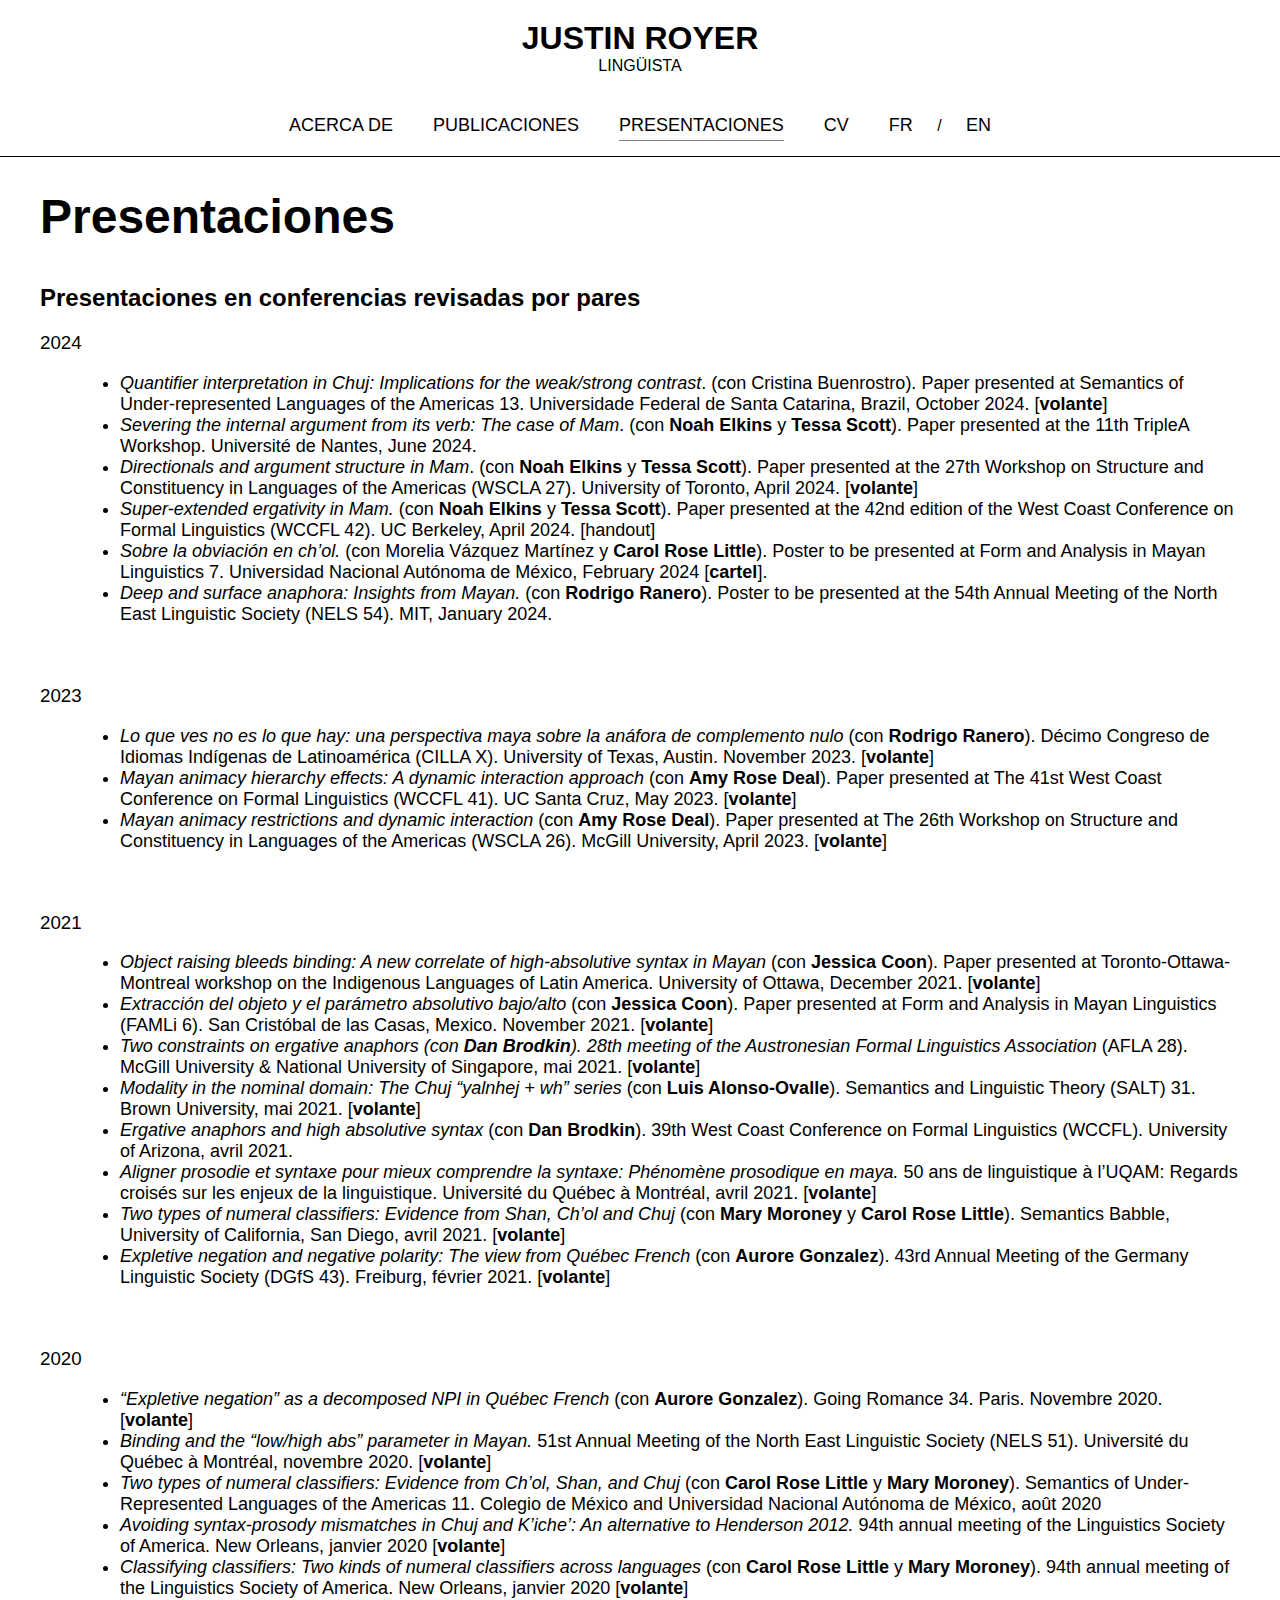
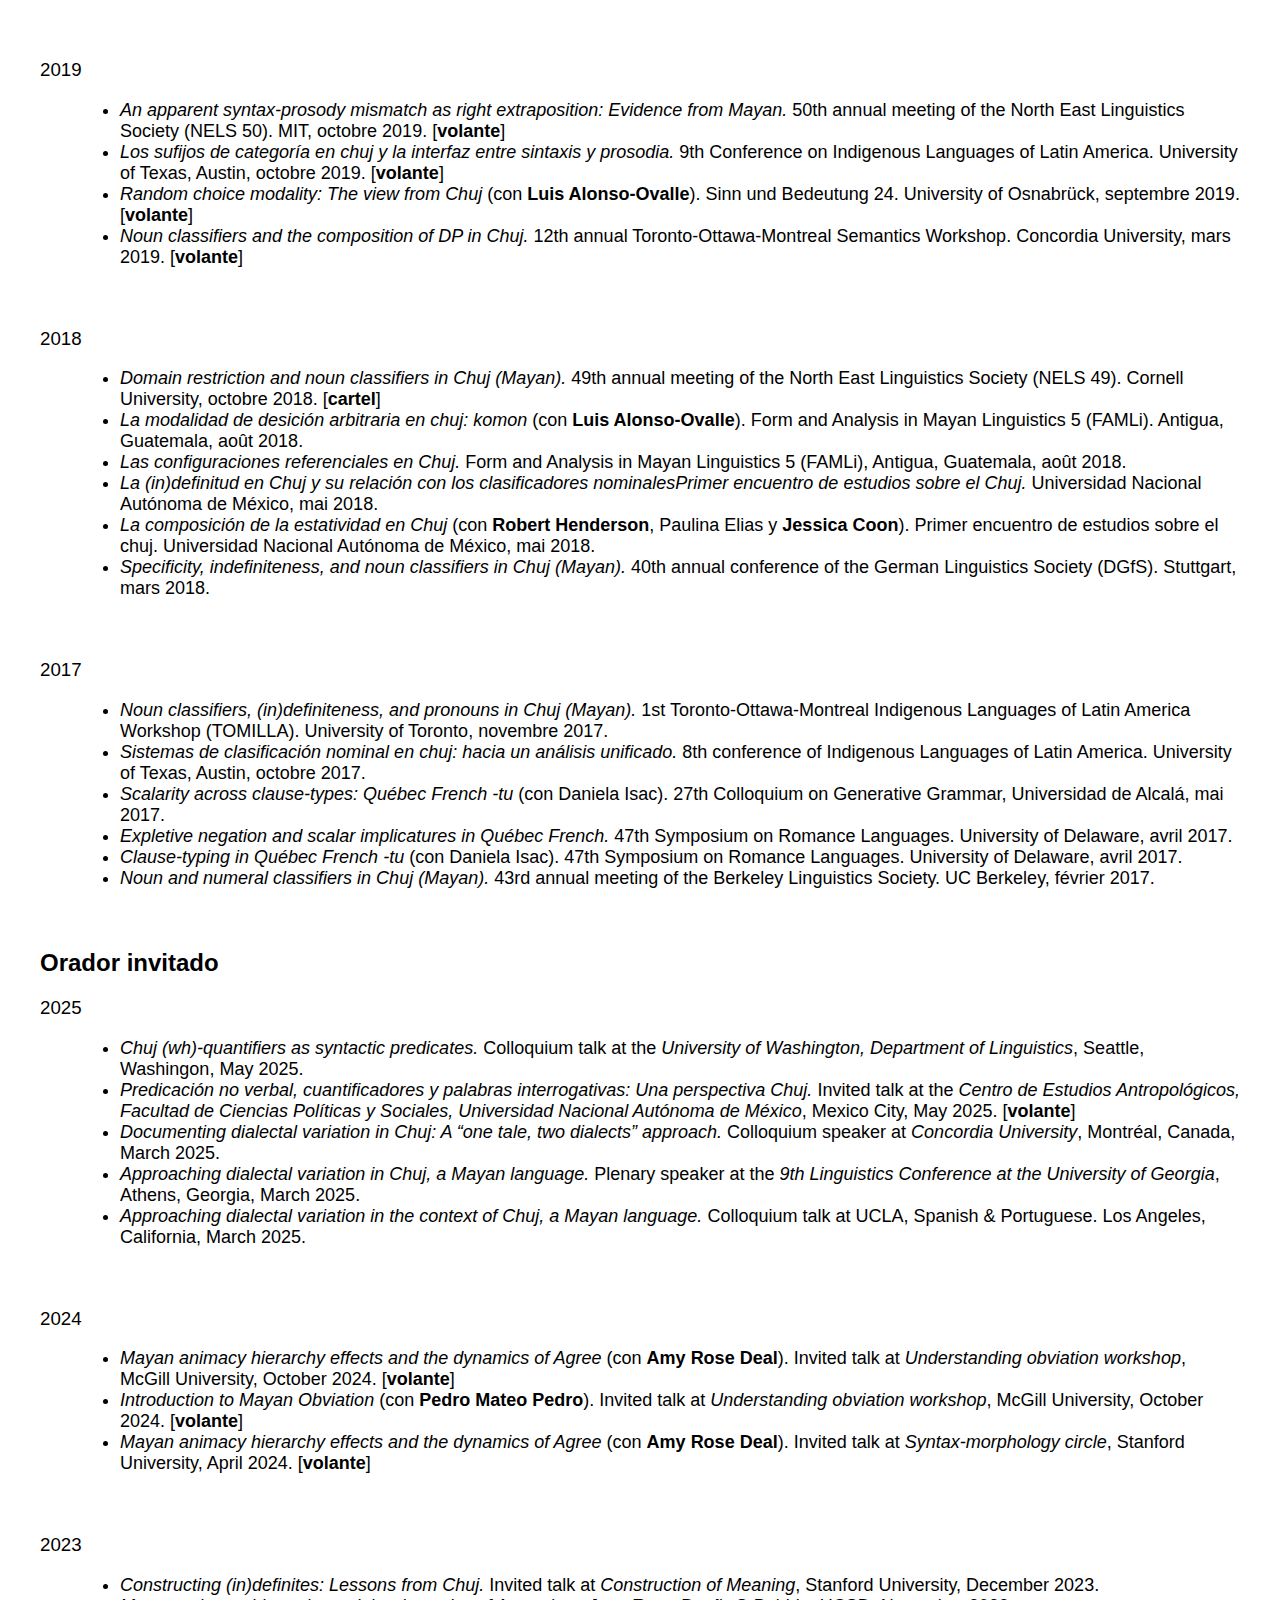
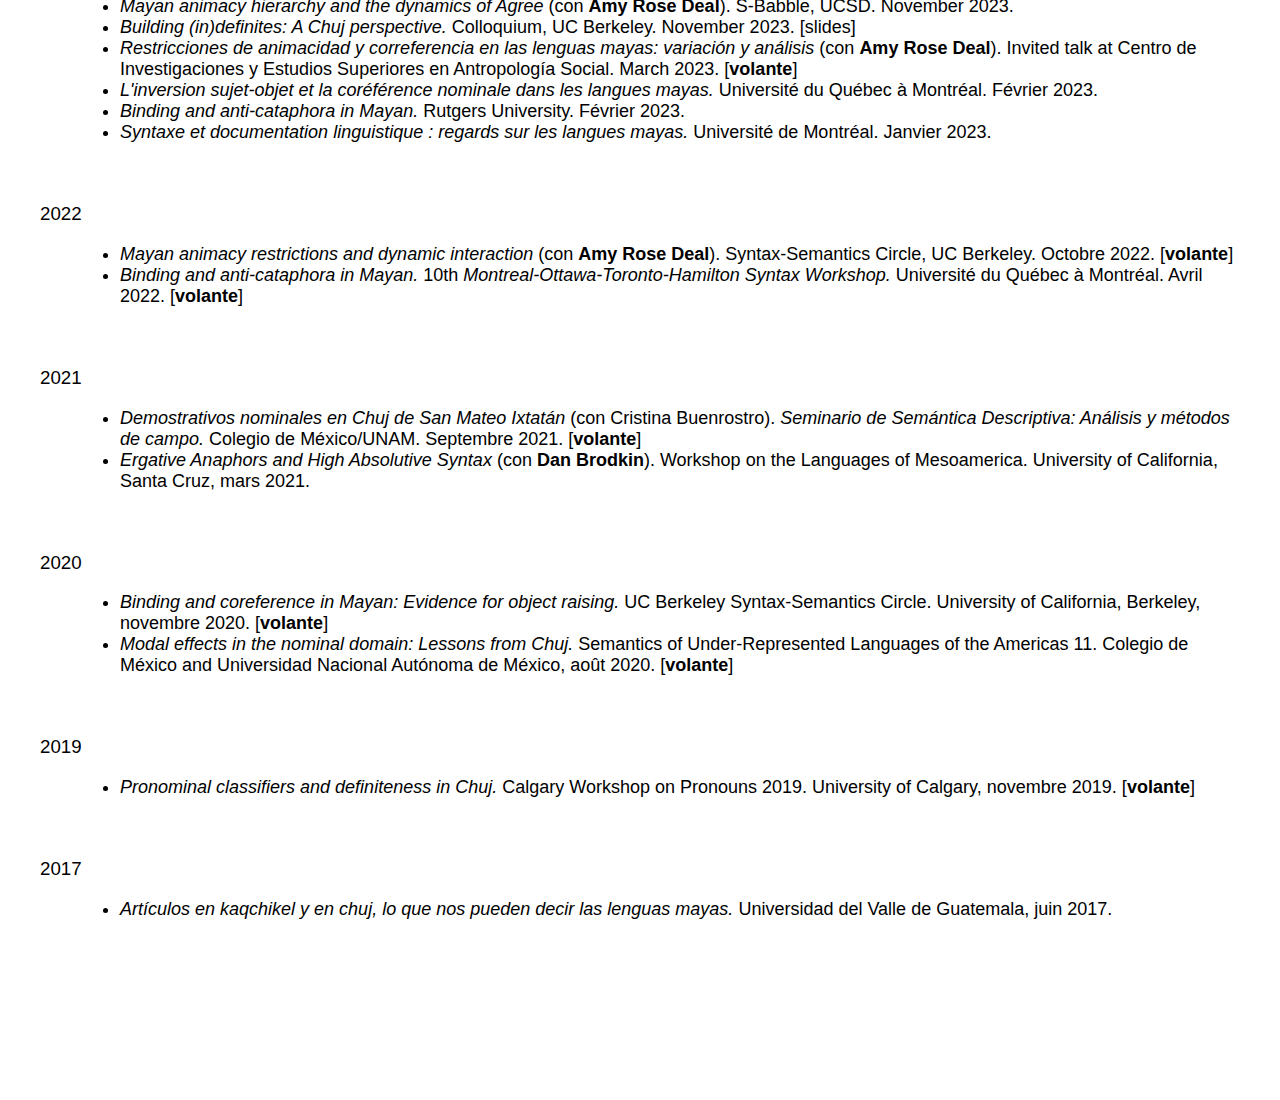
<file: es/presentation.html>
<!DOCTYPE html>
<html>
<head>
    <meta name="viewport" content="width=device-width, initial-scale=1.0">
    <meta name="title" content="Presentaciones | Justin Royer">
    <meta name="description" content="Presentaciones de Justin Royer, lingüista y profesor asistente en el Département de linguistique et de traduction de l'Université de Montréal.">
    <title>Presentaciones | Justin Royer</title>
    <link rel="stylesheet" href="../style.css">
    <script src="../main.js"></script>
</head>
<body>     
    <main>
        <header>
            <div class="hamburger-menu">
                <input type="checkbox" id="menu-toggle">
                <label for="menu-toggle" class="menu-icon">
                    <span></span>
                    <span></span>
                    <span></span>
                </label>
            </div>
            <div class="containerTitle">
                <a href="index.html" class="headerLink">
                    <span class="headerTitle">Justin Royer</span>
                    <span class="headerSubTitle">Lingüista</span>
                </a>
            </div>            
            <nav class="navDesktop">
                <a href="index.html">Acerca de</a>
                <a href="publication.html">Publicaciones</a>
                <a href="presentation.html" class="active">Presentaciones</a>
                <a href="../cv/justinroyer_cv.pdf" target="_blank">CV</a>
                <div class="languages"><a href="../presentation.html">FR</a> / <a href="../en/presentation.html">EN</a></div>
            </nav>
            <ul class="menu" id="menuMobile">
                <li><a href="index.html">Acerca de</a></li>
                <li><a href="publication.html">Publicaciones</a></li>
                <li><a href="presentation.html" class="active">Presentaciones</a></li>
                <li><a href="../cv/justinroyer_cv.pdf" target="_blank">CV</a></li>
                <li class="languagesMobile"><a href="../presentation.html">FR</a><span>/</span><a href="../en/presentation.html">EN</a></li>
            </ul>
        </header>
        <div class="container">
            <h1>Presentaciones</h1>
            <div class="listContainer">
                <h2>Presentaciones en conferencias revisadas por pares</h2>
                <h3>2024</h3>
                <ul>
                    <li><span class="italic">Quantifier interpretation in Chuj: Implications for the weak/strong contrast</span>. (con Cristina Buenrostro). Paper presented at Semantics of Under-represented Languages of the Americas 13. Universidade Federal de Santa Catarina, Brazil, October 2024. [<a href="../handouts/Royer-Buenrostro.-2024.-Sula.-V6.pdf" target="_blank">volante</a>]</li>
                    <li><span class="italic">Severing the internal argument from its verb: The case of Mam</span>. (con <a href="https://sites.google.com/view/noahelkins/home" target="_blank">Noah Elkins</a> y <a href="https://sites.google.com/berkeley.edu/tessascott/home" target="_blank">Tessa Scott</a>). Paper presented at the 11th TripleA Workshop. Université de Nantes, June 2024.</li>
                    <li><span class="italic">Directionals and argument structure in Mam</span>. (con <a href="https://sites.google.com/view/noahelkins/home" target="_blank">Noah Elkins</a> y <a href="https://sites.google.com/berkeley.edu/tessascott/home" target="_blank">Tessa Scott</a>). Paper presented at the 27th Workshop on Structure and Constituency in Languages of the Americas (WSCLA 27). University of Toronto, April 2024. [<a href="../handouts/WSCLA_NE_JR_TS.pdf" target="_blank">volante</a>]</li>
                    <li><span class="italic">Super-extended ergativity in Mam.</span> (con <a href="https://sites.google.com/view/noahelkins/home" target="_blank">Noah Elkins</a> y <a href="https://sites.google.com/berkeley.edu/tessascott/home" target="_blank">Tessa Scott</a>). Paper presented at the 42nd edition of the West Coast Conference on Formal Linguistics (WCCFL 42). UC Berkeley, April 2024. [handout]</li>
                    <li><span class="italic">Sobre la obviación en ch’ol.</span> (con Morelia Vázquez Martínez y <a href="https://carolrose.github.io//" target="_blank">Carol Rose Little</a>). Poster to be presented at Form and Analysis in Mayan Linguistics 7. Universidad Nacional Autónoma de México, February 2024 [<a href="../poster/Royer-Vazquez-Martinez-Little-2024-Sobre-la-obviacion-en-chol.pdf" target="_blank">cartel</a>].</li>
                    <li><span class="italic">Deep and surface anaphora: Insights from Mayan.</span> (con <a href="https://rodrigoranero.com/" target="_blank">Rodrigo Ranero</a>). Poster to be presented at the 54th Annual Meeting of the North East Linguistic Society (NELS 54). MIT, January 2024.</li>
                </ul>
                <h3>2023</h3>
                <ul>
                    <li><span class="italic">Lo que ves no es lo que hay: una perspectiva maya sobre la anáfora de complemento nulo</span> (con <a href="https://rodrigoranero.com/" target="_blank">Rodrigo Ranero</a>). Décimo Congreso de Idiomas Indígenas de Latinoamérica (CILLA X). University of Texas, Austin. November 2023. [<a href="../handouts/Handout_CILLA.pdf" target="_blank">volante</a>]</li>
                    <li><span class="italic">Mayan animacy hierarchy effects: A dynamic interaction approach</span> (con <a href="https://linguistics.berkeley.edu/~ardeal/" target="_blank">Amy Rose Deal</a>). Paper presented at The 41st West Coast Conference on Formal Linguistics (WCCFL 41). UC Santa Cruz, May 2023. [<a href="../handouts/DealRoyer.2023WCCFL.pdf" target="_blank">volante</a>]</li>
                    <li><span class="italic">Mayan animacy restrictions and dynamic interaction</span> (con <a href="https://linguistics.berkeley.edu/~ardeal/" target="_blank">Amy Rose Deal</a>). Paper presented at The 26th Workshop on Structure and Constituency in Languages of the Americas (WSCLA 26). McGill University, April 2023. [<a href="../handouts/DealRoyer.2023WSCLA.pdf" target="_blank">volante</a>]</li>
                </ul>
                <h3>2021</h3>
                <ul>
                    <li><span class="italic">Object raising bleeds binding: A new correlate of high-absolutive syntax in Mayan</span> (con <a href="http://jessica.lingspace.org" target="_blank">Jessica Coon</a>). Paper presented at Toronto-Ottawa- Montreal workshop on the Indigenous Languages of Latin America. University of Ottawa, December 2021. [<a href="../handouts/RoyerCoon_TOMILLA.pdf" target="_blank">volante</a>]</li>
                    <li><span class="italic">Extracción del objeto y el parámetro absolutivo bajo/alto</span> (con <a href="http://jessica.lingspace.org" target="_blank">Jessica Coon</a>). Paper presented at Form and Analysis in Mayan Linguistics (FAMLi 6). San Cristóbal de las Casas, Mexico. November 2021. [<a href="../handouts/Ponenica_RoyerCoon_Extraccion-del-objeto.pdf" target="_blank">volante</a>]</li>
                    <li><span class="italic">Two constraints on ergative anaphors (con <a href="https://people.ucsc.edu/~ddbrodki/index.html" target="_blank">Dan Brodkin</a>). 28th meeting of the Austronesian Formal Linguistics Association</span> (AFLA 28). McGill University & National University of Singapore, mai 2021. [<a href="../handouts/Brodkin_Royer_AFLA2021.pdf" target="_blank">volante</a>]</li>
                    <li><span class="italic">Modality in the nominal domain: The Chuj “yalnhej + wh” series</span> (con <a href="https://people.linguistics.mcgill.ca/~luis.alonso-ovalle/about/" target="_blank">Luis Alonso-Ovalle</a>). Semantics and Linguistic Theory (SALT) 31. Brown University, mai 2021. [<a href="../handouts/Alonso-OvalleRoyer_Salt-Handout.pdf" target="_blank">volante</a>]</li>
                    <li><span class="italic">Ergative anaphors and high absolutive syntax</span> (con <a href="https://people.ucsc.edu/~ddbrodki/index.html" target="_blank">Dan Brodkin</a>). 39th West Coast Conference on Formal Linguistics (WCCFL). University of Arizona, avril 2021.</li>
                    <li><span class="italic">Aligner prosodie et syntaxe pour mieux comprendre la syntaxe: Phénomène prosodique en maya.</span> 50 ans de linguistique à l’UQAM: Regards croisés sur les enjeux de la linguistique. Université du Québec à Montréal, avril 2021. [<a href="../handouts/Royer_50ansUQAM.pdf" target="_blank">volante</a>]</li>
                    <li><span class="italic">Two types of numeral classifiers: Evidence from Shan, Ch’ol and Chuj</span> (con <a href="https://mrm366.github.io//" target="_blank">Mary Moroney</a> y <a href="https://carolrose.github.io//" target="_blank">Carol Rose Little</a>). Semantics Babble, University of California, San Diego, avril 2021. [<a href="../handouts/Moroney-Little-and-Royer.-Classifiers.pdf" target="_blank">volante</a>]</li>
                    <li><span class="italic">Expletive negation and negative polarity: The view from Québec French</span> (con <a href="https://auroregonzalez.github.io/?fbclid=IwAR3Yn5Ig3OaS6uUYcC--BZWTGv7wPn0HyKa9iXZUcB-mFJhYXnWtBBAN4bw" target="_blank">Aurore Gonzalez</a>). 43rd Annual Meeting of the Germany Linguistic Society (DGfS 43). Freiburg, février 2021. [<a href="../handouts/Gonzalez-and-Royer.-2021.-DGfS.pdf" target="_blank">volante</a>]</li>
                </ul>
                <h3>2020</h3>
                <ul>
                    <li><span class="italic">“Expletive negation” as a decomposed NPI in Québec French</span> (con <a href="https://auroregonzalez.github.io/?fbclid=IwAR3Yn5Ig3OaS6uUYcC--BZWTGv7wPn0HyKa9iXZUcB-mFJhYXnWtBBAN4bw" target="_blank">Aurore Gonzalez</a>). Going Romance 34. Paris. Novembre 2020. [<a href="../handouts/Gonzalez-and-Royer.-2020.-Going-Romance.pdf" target="_blank">volante</a>]</li>
                    <li><span class="italic">Binding and the “low/high abs” parameter in Mayan.</span> 51st Annual Meeting of the North East Linguistic Society (NELS 51). Université du Québec à Montréal, novembre 2020. [<a href="../handouts/Royer_nels51.pdf" target="_blank">volante</a>]</li>
                    <li><span class="italic">Two types of numeral classifiers: Evidence from Ch’ol, Shan, and Chuj</span> (con <a href="https://carolrose.github.io//" target="_blank">Carol Rose Little</a> y <a href="https://mrm366.github.io//" target="_blank">Mary Moroney</a>). Semantics of Under-Represented Languages of the Americas 11. Colegio de México and Universidad Nacional Autónoma de México, août 2020</li>
                    <li><span class="italic">Avoiding syntax-prosody mismatches in Chuj and K’iche’: An alternative to Henderson 2012.</span> 94th annual meeting of the Linguistics Society of America. New Orleans, janvier 2020 [<a href="../handouts/LSA94Royer.pdf" target="_blank">volante</a>]</li>
                    <li><span class="italic">Classifying classifiers: Two kinds of numeral classifiers across languages</span> (con <a href="https://carolrose.github.io//" target="_blank">Carol Rose Little</a> y <a href="https://mrm366.github.io//" target="_blank">Mary Moroney</a>). 94th annual meeting of the Linguistics Society of America. New Orleans, janvier 2020 [<a href="../handouts/LittleMoroneyRoyer.LSA_.Handout.pdf" target="_blank">volante</a>]</li>
                </ul>
                <h3>2019</h3>
                <ul>
                    <li><span class="italic">An apparent syntax-prosody mismatch as right extraposition: Evidence from Mayan.</span> 50th annual meeting of the North East Linguistics Society (NELS 50). MIT, octobre 2019. [<a href="../handouts/Royer.NELS50.pdf" target="_blank">volante</a>]</li>
                    <li><span class="italic">Los sufijos de categoría en chuj y la interfaz entre sintaxis y prosodia.</span> 9th Conference on Indigenous Languages of Latin America. University of Texas, Austin, octobre 2019. [<a href="../handouts/Volante-CILLA4.pdf" target="_blank">volante</a>]</li>
                    <li><span class="italic">Random choice modality: The view from Chuj</span> (con <a href="https://people.linguistics.mcgill.ca/~luis.alonso-ovalle/about/" target="_blank">Luis Alonso-Ovalle</a>). Sinn und Bedeutung 24. University of Osnabrück, septembre 2019. [<a href="../handouts/SuBRoyerAlonsoOvalle.pdf" target="_blank">volante</a>]</li>
                    <li><span class="italic">Noun classifiers and the composition of DP in Chuj.</span> 12th annual Toronto-Ottawa-Montreal Semantics Workshop. Concordia University, mars 2019. [<a href="../handouts/TOM-2019.pdf" target="_blank">volante</a>]</li>
                </ul>
                <h3>2018</h3>
                <ul>
                    <li><span class="italic">Domain restriction and noun classifiers in Chuj (Mayan).</span> 49th annual meeting of the North East Linguistics Society (NELS 49). Cornell University, octobre 2018. [<a href="../poster/NELS.pdf" target="_blank">cartel</a>]</li>
                    <li><span class="italic">La modalidad de desición arbitraria en chuj: komon</span> (con <a href="https://people.linguistics.mcgill.ca/~luis.alonso-ovalle/about/" target="_blank">Luis Alonso-Ovalle</a>). Form and Analysis in Mayan Linguistics 5 (FAMLi). Antigua, Guatemala, août 2018.</li>
                    <li><span class="italic">Las configuraciones referenciales en Chuj.</span> Form and Analysis in Mayan Linguistics 5 (FAMLi), Antigua, Guatemala, août 2018.</li>
                    <li><span class="italic">La (in)definitud en Chuj y su relación con los clasificadores nominalesPrimer encuentro de estudios sobre el Chuj.</span> Universidad Nacional Autónoma de México, mai 2018.</li>
                    <li><span class="italic">La composición de la estatividad en Chuj</span> (con <a href="https://www.rhenderson.net/" target="_blank">Robert Henderson</a>, Paulina Elias y <a href="http://jessica.lingspace.org" target="_blank">Jessica Coon</a>). Primer encuentro de estudios sobre el chuj. Universidad Nacional Autónoma de México, mai 2018.</li>
                    <li><span class="italic">Specificity, indefiniteness, and noun classifiers in Chuj (Mayan).</span> 40th annual conference of the German Linguistics Society (DGfS). Stuttgart, mars 2018.</li>
                </ul>
                <h3>2017</h3>
                <ul>
                    <li><span class="italic">Noun classifiers, (in)definiteness, and pronouns in Chuj (Mayan).</span> 1st Toronto-Ottawa-Montreal Indigenous Languages of Latin America Workshop (TOMILLA). University of Toronto, novembre 2017.</li>
                    <li><span class="italic">Sistemas de clasificación nominal en chuj: hacia un análisis unificado.</span> 8th conference of Indigenous Languages of Latin America. University of Texas, Austin, octobre 2017.</li>
                    <li><span class="italic">Scalarity across clause-types: Québec French -tu</span> (con Daniela Isac). 27th Colloquium on Generative Grammar, Universidad de Alcalá, mai 2017.</li>
                    <li><span class="italic">Expletive negation and scalar implicatures in Québec French.</span> 47th Symposium on Romance Languages. University of Delaware, avril 2017.</li>
                    <li><span class="italic">Clause-typing in Québec French -tu</span> (con Daniela Isac). 47th Symposium on Romance Languages. University of Delaware, avril 2017.</li>
                    <li><span class="italic">Noun and numeral classifiers in Chuj (Mayan).</span> 43rd annual meeting of the Berkeley Linguistics Society. UC Berkeley, février 2017.</li>
                </ul>
                <h2>Orador invitado</h2>
                <h3>2025</h3>
                <ul>
                    <li><span class="italic"> Chuj (wh)-quantifiers as syntactic predicates.</span> Colloquium talk at the <span class="italic">University of Washington, Department of Linguistics</span>, Seattle, Washingon, May 2025.</li>
                    <li><span class="italic">Predicación no verbal, cuantificadores y palabras interrogativas: Una perspectiva Chuj.</span> Invited talk at the <span class="italic">Centro de Estudios Antropológicos, Facultad de Ciencias Políticas y Sociales, Universidad Nacional Autónoma de México</span>, Mexico City, May 2025. [<a href="../handouts/Volante.pdf" target="_blank">volante</a>]</li>
                    <li><span class="italic">Documenting dialectal variation in Chuj: A “one tale, two dialects” approach.</span> Colloquium speaker at <span class="italic">Concordia University</span>, Montréal, Canada, March 2025.</li>
                    <li><span class="italic">Approaching dialectal variation in Chuj, a Mayan language.</span> Plenary speaker at the <span class="italic">9th Linguistics Conference at the University of Georgia</span>, Athens, Georgia, March 2025.</li>
                    <li><span class="italic">Approaching dialectal variation in the context of Chuj, a Mayan language.</span> Colloquium talk at UCLA, Spanish & Portuguese. Los Angeles, California, March 2025.</li>
                </ul>
                <h3>2024</h3>
                <ul>
                    <li><span class="italic">Mayan animacy hierarchy effects and the dynamics of Agree</span> (con <a href="https://linguistics.berkeley.edu/~ardeal/" target="_blank">Amy Rose Deal</a>). Invited talk at <span class="italic">Understanding obviation workshop</span>, McGill University, October 2024. [<a href="../handouts/Deal-Royer-handout.pdf" target="_blank">volante</a>]</li>
                    <li><span class="italic">Introduction to Mayan Obviation</span> (con <a href="https://pedromateo.ca/" target="_blank">Pedro Mateo Pedro</a>). Invited talk at <span class="italic">Understanding obviation workshop</span>, McGill University, October 2024. [<a href="../handouts/Royer-Mateo-Pedro.-2024.-Introduction-to-Obviation-in-Mayan.pdf" target="_blank">volante</a>]</li>
                    <li><span class="italic">Mayan animacy hierarchy effects and the dynamics of Agree</span> (con <a href="https://linguistics.berkeley.edu/~ardeal/" target="_blank">Amy Rose Deal</a>). Invited talk at <span class="italic">Syntax-morphology circle</span>, Stanford University, April 2024. [<a href="../handouts/SMircle-1.pdf" target="_blank">volante</a>]</li>
                </ul>
                <h3>2023</h3>
                <ul>
                    <li><span class="italic">Constructing (in)definites: Lessons from Chuj.</span> Invited talk at <span class="italic">Construction of Meaning</span>, Stanford University, December 2023.</li>
                    <li><span class="italic">Mayan animacy hierarchy and the dynamics of Agree</span> (con <a href="https://linguistics.berkeley.edu/~ardeal/" target="_blank">Amy Rose Deal</a>). S-Babble, UCSD. November 2023.</li>
                    <li><span class="italic">Building (in)definites: A Chuj perspective.</span> Colloquium, UC Berkeley. November 2023. [slides]</li>
                    <li><span class="italic">Restricciones de animacidad y correferencia en las lenguas mayas: variación y análisis</span> (con <a href="https://linguistics.berkeley.edu/~ardeal/" target="_blank">Amy Rose Deal</a>). Invited talk at Centro de Investigaciones y Estudios Superiores en Antropología Social. March 2023. [<a href="../handouts/Restricciones-de-animacidad-CIESAS.pdf" target="_blank">volante</a>]</li>
                    <li><span class="italic">L'inversion sujet-objet et la coréférence nominale dans les langues mayas.</span> Université du Québec à Montréal. Février 2023.</li>
                    <li><span class="italic">Binding and anti-cataphora in Mayan.</span> Rutgers University. Février 2023.</li>
                    <li><span class="italic">Syntaxe et documentation linguistique : regards sur les langues mayas.</span> Université de Montréal. Janvier 2023.</li>
                </ul>
                <h3>2022</h3>
                <ul>
                    <li><span class="italic">Mayan animacy restrictions and dynamic interaction</span> (con <a href="https://linguistics.berkeley.edu/~ardeal/" target="_blank">Amy Rose Deal</a>). Syntax-Semantics Circle, UC Berkeley. Octobre 2022. [<a href="../handouts/Deal-Royer.-2022.-Animacy-hierarchy-in-Mayan.pdf" target="_blank">volante</a>]</li>
                    <li><span class="italic">Binding and anti-cataphora in Mayan.</span> 10th <span class="italic">Montreal-Ottawa-Toronto-Hamilton Syntax Workshop.</span> Université du Québec à Montréal. Avril 2022. [<a href="../handouts/MOTH-2022.pdf" target="_blank">volante</a>]</li>
                </ul>
                <h3>2021</h3>
                <ul>
                    <li><span class="italic">Demostrativos nominales en Chuj de San Mateo Ixtatán</span> (con Cristina Buenrostro). <span class="italic">Seminario de Semántica Descriptiva: Análisis y métodos de campo.</span> Colegio de México/UNAM. Septembre 2021. [<a href="../handouts/Buenrostro-y-Royer.-2021.-Volante.-Demostrativos-nominales-en-Chuj-de-San-Mateo-Ixtatan.pdf" target="_blank">volante</a>]</li>
                    <li><span class="italic">Ergative Anaphors and High Absolutive Syntax</span> (con <a href="https://people.ucsc.edu/~ddbrodki/index.html" target="_blank">Dan Brodkin</a>). Workshop on the Languages of Mesoamerica. University of California, Santa Cruz, mars 2021.</li>
                </ul>
                <h3>2020</h3>
                <ul>
                    <li><span class="italic">Binding and coreference in Mayan: Evidence for object raising.</span> UC Berkeley Syntax-Semantics Circle. University of California, Berkeley, novembre 2020. [<a href="../handouts/Royer_Handout.pdf" target="_blank">volante</a>]</li>
                    <li><span class="italic">Modal effects in the nominal domain: Lessons from Chuj.</span> Semantics of Under-Represented Languages of the Americas 11. Colegio de México and Universidad Nacional Autónoma de México, août 2020. [<a href="../handouts/KomonSULA.portait.pdf" target="_blank">volante</a>]</li>
                </ul>
                <h3>2019</h3>
                <ul>
                    <li><span class="italic">Pronominal classifiers and definiteness in Chuj.</span> Calgary Workshop on Pronouns 2019. University of Calgary, novembre 2019. [<a href="../handouts/Royer.2019.YYZ-pronouns.pdf" target="_blank">volante</a>]</li>
                </ul>
                <h3>2017</h3>
                <ul>
                    <li><span class="italic">Artículos en kaqchikel y en chuj, lo que nos pueden decir las lenguas mayas.</span> Universidad del Valle de Guatemala, juin 2017.</li>
                </ul>
            </div>
        </div>      
    </main>    
</body>
</html>
</file>
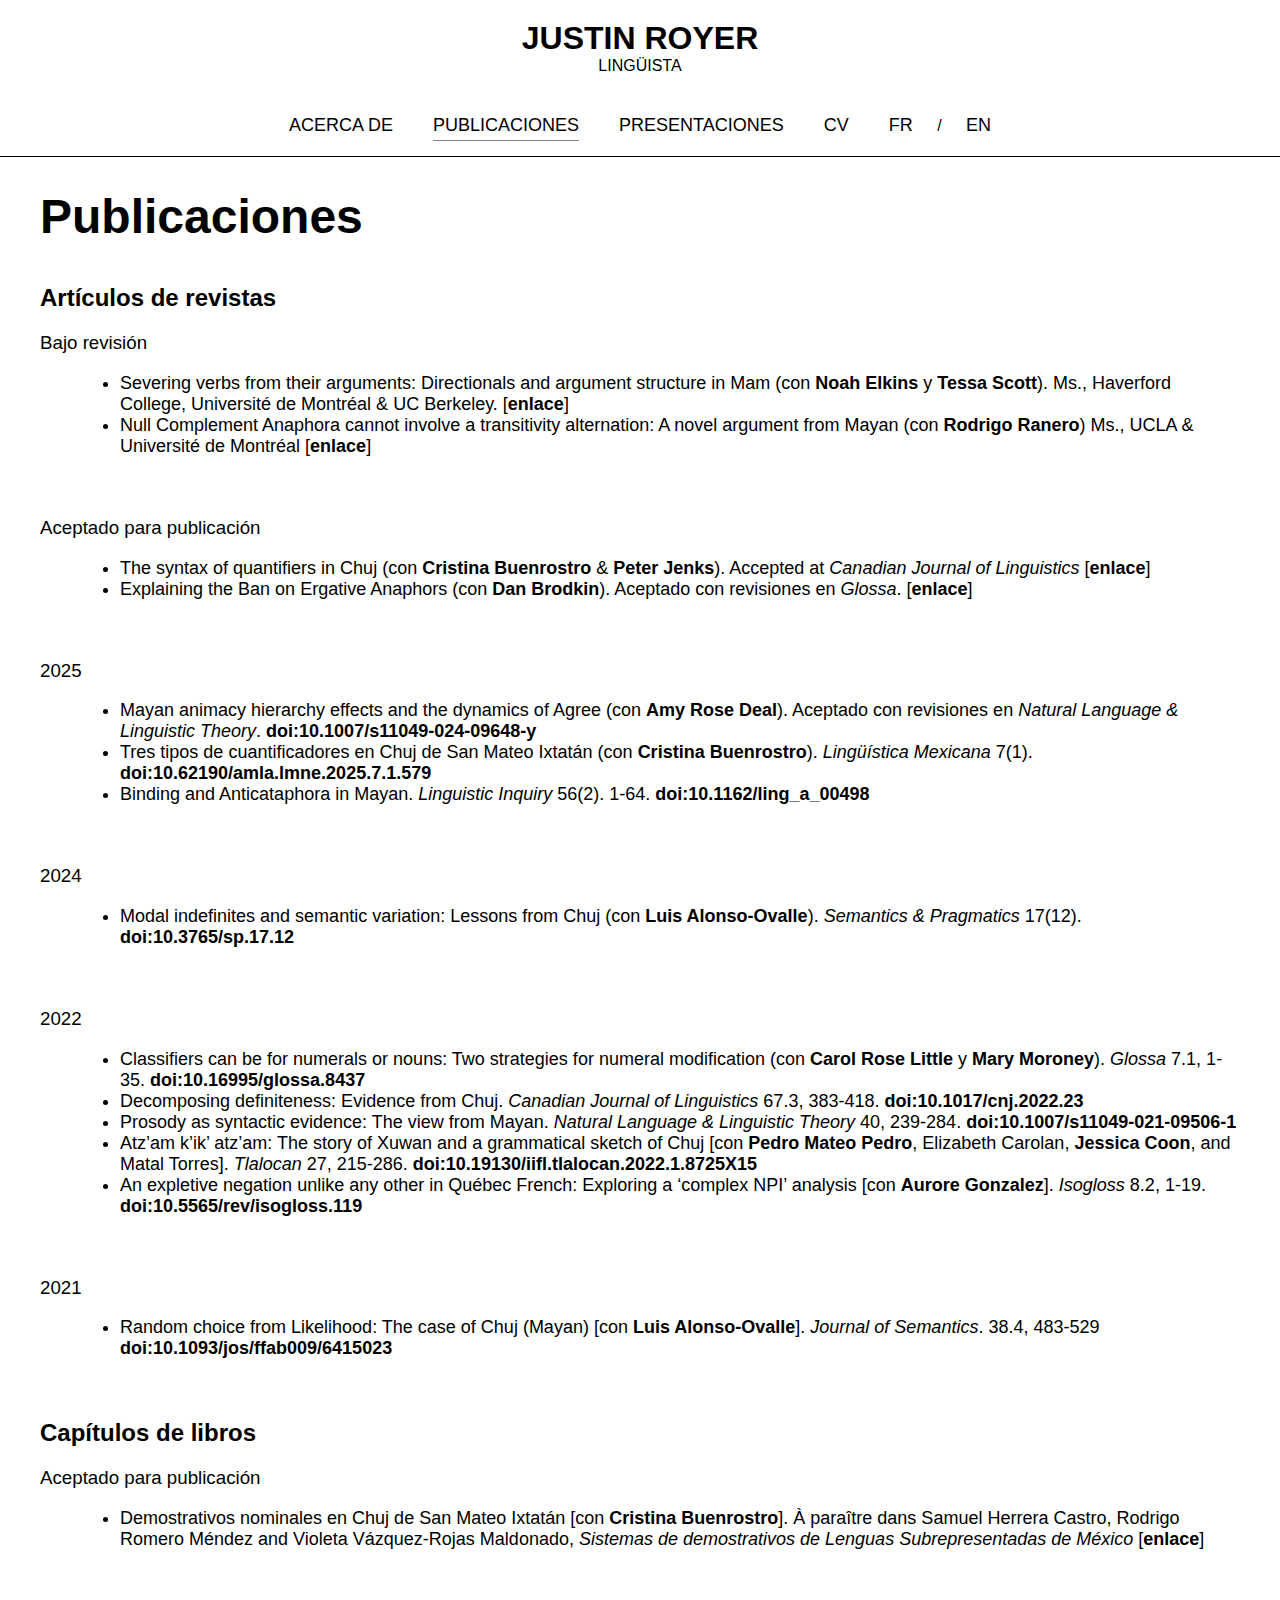
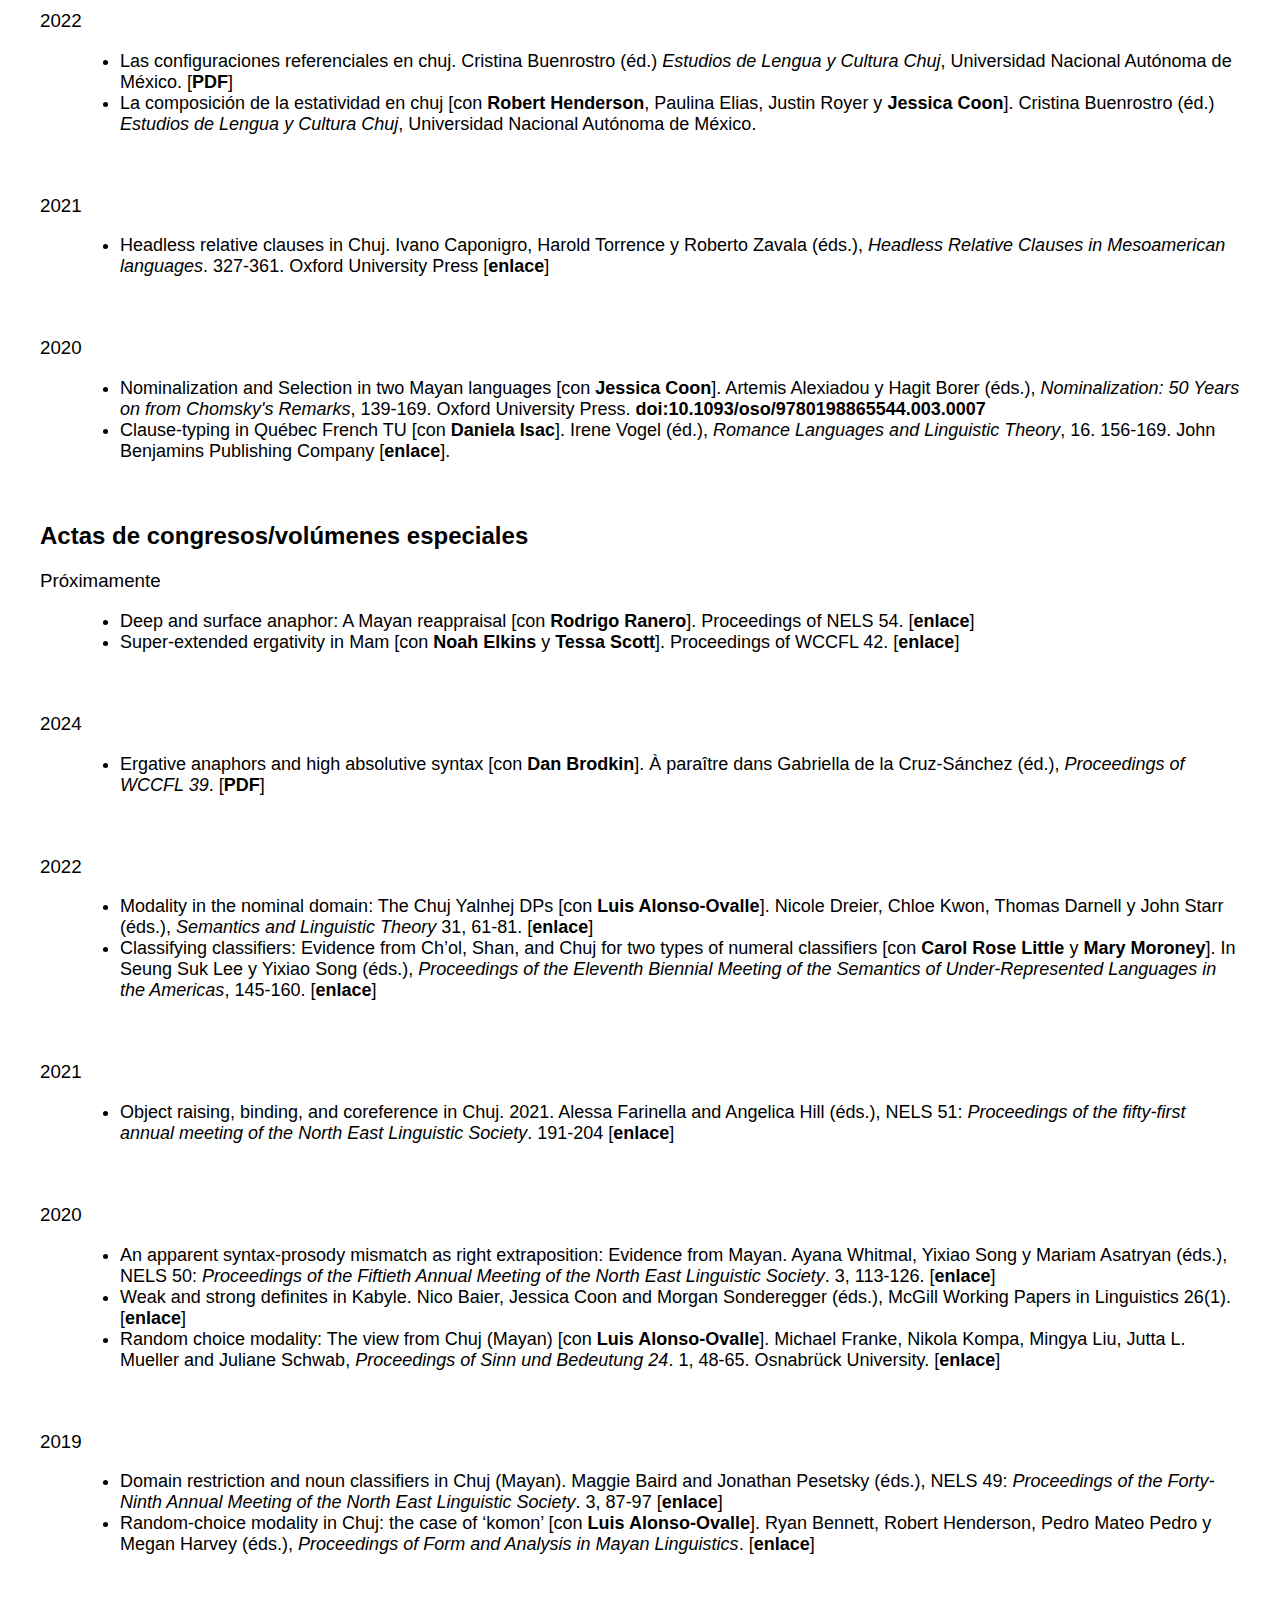
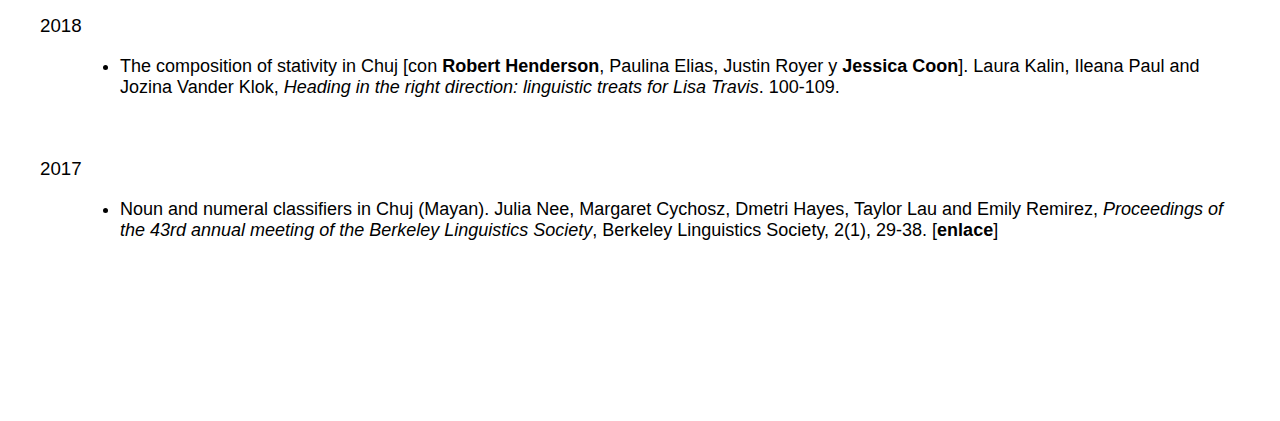
<file: es/publication.html>
<!DOCTYPE html>
<html>
<head>
    <meta name="viewport" content="width=device-width, initial-scale=1.0">
    <meta name="title" content="Publicaciones | Justin Royer">
    <meta name="description" content="Publicaciones de Justin Royer, lingüista y profesor asistente en el Département de linguistique et de traduction de l'Université de Montréal.">
    <title>Publicaciones | Justin Royer</title>
    <link rel="stylesheet" href="../style.css">
    <script src="../main.js"></script>
</head>
<body>     
    <main>
        <header>
            <div class="hamburger-menu">
                <input type="checkbox" id="menu-toggle">
                <label for="menu-toggle" class="menu-icon">
                    <span></span>
                    <span></span>
                    <span></span>
                </label>
            </div>
            <div class="containerTitle">
                <a href="index.html" class="headerLink">
                    <span class="headerTitle">Justin Royer</span>
                    <span class="headerSubTitle">Lingüista</span>
                </a> 
            </div>            
            <nav class="navDesktop">
                <a href="index.html">Acerca de</a>
                <a href="publication.html" class="active">Publicaciones</a>
                <a href="presentation.html">Presentaciones</a>
                <a href="../cv/justinroyer_cv.pdf" target="_blank">CV</a>
                <div class="languages"><a href="../publication.html">FR</a> / <a href="../en/publication.html">EN</a></div>
            </nav>
            <ul class="menu" id="menuMobile">
                <li><a href="index.html">Acerca de</a></li>
                <li><a href="publication.html" class="active">Publicaciones</a></li>
                <li><a href="presentation.html">Presentaciones</a></li>
                <li><a href="../cv/justinroyer_cv.pdf" target="_blank">CV</a></li>
                <li class="languagesMobile"><a href="../publication.html">FR</a><span>/</span><a href="../en/publication.html">EN</a></li>
            </ul>
        </header>
        <div class="container">
            <h1>Publicaciones</h1>
            <div class="listContainer">
                <h2>Artículos de revistas</h2>
                <h3>Bajo revisión</h3>
                <ul>
                    <li>Severing verbs from their arguments: Directionals and argument structure in Mam (con <a href="https://sites.google.com/view/noahelkins/home" target="_blank">Noah Elkins</a> y <a href="https://sites.google.com/berkeley.edu/tessascott/home" target="_blank">Tessa Scott</a>). Ms., Haverford College, Université de Montréal & UC Berkeley. [<a href="https://lingbuzz.net/lingbuzz/008584" target="_blank">enlace</a>] </li>
                    <li>Null Complement Anaphora cannot involve a transitivity alternation: A novel argument from Mayan (con <a href="https://rodrigoranero.com/" target="_blank">Rodrigo Ranero</a>) Ms., UCLA & Université de Montréal [<a href="https://lingbuzz.net/lingbuzz/007724" target="_blank">enlace</a>]</li>
                </ul>
                <h3>Aceptado para publicación</h3>
                <ul>
                    <li>The syntax of quantifiers in Chuj (con <a href="https://www.iia.unam.mx/academico/3500#block-publicacionesencatalogo" target="_blank">Cristina Buenrostro</a> & <a href="https://linguistics.berkeley.edu/~jenks/#Publications" target="_blank">Peter Jenks</a>). Accepted at <span class="italic">Canadian Journal of Linguistics</span> [<a href="https://lingbuzz.net/lingbuzz/007733" target="_blank">enlace</a>]</li>
                    <li>Explaining the Ban on Ergative Anaphors (con <a href="https://people.ucsc.edu/~ddbrodki/" target="_blank">Dan Brodkin</a>). Aceptado con revisiones en <span class="italic">Glossa</span>. [<a href="https://lingbuzz.net/lingbuzz/008014" target="_blank">enlace</a>]</li>
                </ul>
                <h3>2025</h3>
                <ul>
                    <li>Mayan animacy hierarchy effects and the dynamics of Agree (con <a href="https://linguistics.berkeley.edu/~ardeal/" target="_blank">Amy Rose Deal</a>). Aceptado con revisiones en <span class="italic">Natural Language & Linguistic Theory</span>. <a href="https://linguistics.berkeley.edu/~ardeal/" target="_blank">doi:10.1007/s11049-024-09648-y</a></li>
                    <li>Tres tipos de cuantificadores en Chuj de San Mateo Ixtatán (con <a href="https://www.iia.unam.mx/academico/3500#block-publicacionesencatalogo" target="_blank">Cristina Buenrostro</a>). <span class="italic">Lingüística Mexicana</span> 7(1). <a href="https://linguisticamexicana-amla.colmex.mx/index.php/Linguistica_mexicana/article/view/579" target="_blank">doi:10.62190/amla.lmne.2025.7.1.579</a></li>
                    <li>Binding and Anticataphora in Mayan. <span class="italic">Linguistic Inquiry</span> 56(2). 1-64. <a href="https://direct.mit.edu/ling/article-abstract/56/2/247/114271/Binding-and-Anticataphora-in-Mayan?redirectedFrom=fulltext" target="_blank">doi:10.1162/ling_a_00498</a></li>
                </ul>
                <h3>2024</h3>
                <ul>
                    <li>Modal indefinites and semantic variation: Lessons from Chuj (con <a href="https://direct.mit.edu/ling/article-abstract/56/2/247/114271/Binding-and-Anticataphora-in-Mayan?redirectedFrom=fulltext" target="_blank">Luis Alonso-Ovalle</a>). <span class="italic">Semantics & Pragmatics</span> 17(12). <a href="https://direct.mit.edu/ling/article-abstract/56/2/247/114271/Binding-and-Anticataphora-in-Mayan?redirectedFrom=fulltext" target="_blank">doi:10.3765/sp.17.12</a></li>
                </ul>
                <h3>2022</h3>
                <ul>
                    <li>Classifiers can be for numerals or nouns: Two strategies for numeral modification (con <a href="https://carolrose.github.io//" target="_blank">Carol Rose Little</a> y <a href="https://mrm366.github.io/" target="_blank">Mary Moroney</a>). <span class="italic">Glossa</span> 7.1, 1-35. <a href="doi.org/10.16995/glossa.8437" target="_blank">doi:10.16995/glossa.8437</a></li>
                    <li>Decomposing definiteness: Evidence from Chuj. <span class="italic">Canadian Journal of Linguistics</span> 67.3, 383-418. <a href="https://muse.jhu.edu/article/864681" target="_blank">doi:10.1017/cnj.2022.23</a></li>
                    <li>Prosody as syntactic evidence: The view from Mayan. <span class="italic">Natural Language & Linguistic Theory</span> 40, 239-284. <a href="https://link.springer.com/article/10.1007/s11049-021-09506-1" target="_blank">doi:10.1007/s11049-021-09506-1</a></li>
                    <li>Atz’am k’ik’ atz’am: The story of Xuwan and a grammatical sketch of Chuj [con <a href="https://www.linguistics.utoronto.ca/people/directories/all-faculty/pedro-mateo-pedro" target="_blank">Pedro Mateo Pedro</a>, Elizabeth Carolan, <a href="http://jessica.lingspace.org" target="_blank">Jessica Coon</a>, and Matal Torres]. <span class="italic">Tlalocan</span> 27, 215-286. <a href="https://revistas-filologicas.unam.mx/tlalocan/index.php/tl/article/view/556" target="_blank">doi:10.19130/iifl.tlalocan.2022.1.8725X15</a></li>
                    <li>An expletive negation unlike any other in Québec French: Exploring a ‘complex NPI’ analysis [con <a href="https://auroregonzalez.github.io/" target="_blank">Aurore Gonzalez</a>]. <span class="italic">Isogloss</span> 8.2, 1-19. <a href="https://revistes.uab.cat/isogloss/article/view/v8-n2-gonzalez-royer" target="_blank">doi:10.5565/rev/isogloss.119</a></li>
                </ul>
                <h3>2021</h3>
                <ul>
                    <li>Random choice from Likelihood: The case of Chuj (Mayan) [con <a href="https://people.linguistics.mcgill.ca/~luis.alonso-ovalle/about/" target="_blank">Luis Alonso-Ovalle</a>]. <span class="italic">Journal of Semantics</span>. 38.4, 483-529 <a href="https://academic.oup.com/jos/advance-article/doi/10.1093/jos/ffab009/6415023" target="_blank">doi:10.1093/jos/ffab009/6415023</a></li>
                </ul>
                <h2>Capítulos de libros</h2>
                <h3>Aceptado para publicación</h3>
                <ul>
                    <li>Demostrativos nominales en Chuj de San Mateo Ixtatán [con <a href="https://www.iia.unam.mx/academico/3500#block-publicacionesencatalogo" target="_blank">Cristina Buenrostro</a>]. À paraître dans Samuel Herrera Castro, Rodrigo Romero Méndez and Violeta Vázquez-Rojas Maldonado, <span class="italic">Sistemas de demostrativos de Lenguas Subrepresentadas de México</span> [<a href="https://lingbuzz.net/lingbuzz/007735" target="_blank">enlace</a>]</li>
                </ul>
                <h3>2022</h3>
                <ul>
                    <li>Las configuraciones referenciales en chuj. Cristina Buenrostro (éd.) <span class="italic">Estudios de Lengua y Cultura Chuj</span>, Universidad Nacional Autónoma de México. [<a href="../articles/Justin.Royer_.Configuraciones-referenciales-en-chuj.14.11.2018.pdf" target="_blank">PDF</a>]</li>
                    <li>La composición de la estatividad en chuj [con <a href="https://www.rhenderson.net/" target="_blank">Robert Henderson</a>, Paulina Elias, Justin Royer y <a href="https://jessica.lingspace.org/" target="_blank">Jessica Coon</a>]. Cristina Buenrostro (éd.) <span class="italic">Estudios de Lengua y Cultura Chuj</span>, Universidad Nacional Autónoma de México.</li>
                </ul>
                <h3>2021</h3>
                <ul>
                    <li>Headless relative clauses in Chuj. Ivano Caponigro, Harold Torrence y Roberto Zavala (éds.), <span class="italic">Headless Relative Clauses in Mesoamerican languages</span>. 327-361. Oxford University Press [<a href="https://ling.auf.net/lingbuzz/004356" target="_blank">enlace</a>]</li>
                </ul>
                <h3>2020</h3>
                <ul>
                    <li>Nominalization and Selection in two Mayan languages [con <a href="https://jessica.lingspace.org/" target="_blank">Jessica Coon</a>]. Artemis Alexiadou y Hagit Borer (éds.), <span class="italic">Nominalization: 50 Years on from Chomsky's Remarks</span>, 139-169. Oxford University Press. <a href="https://doi.org/10.1093/oso/9780198865544.003.0007" target="_blank">doi:10.1093/oso/9780198865544.003.0007</a></li>
                    <li>Clause-typing in Québec French TU [con <a href="https://www.concordia.ca/faculty/dana-isac.html" target="_blank">Daniela Isac</a>]. Irene Vogel (éd.), <span class="italic">Romance Languages and Linguistic Theory</span>, 16. 156-169. John Benjamins Publishing Company [<a href="https://ling.auf.net/lingbuzz/004361" target="_blank">enlace</a>].</li>
                </ul>
                <h2>Actas de congresos/volúmenes especiales</h2>
                <h3>Próximamente</h3>
                <ul>
                    <li>Deep and surface anaphor: A Mayan reappraisal [con <a href="https://rodrigoranero.com/" target="_blank">Rodrigo Ranero</a>]. Proceedings of NELS 54. [<a href="https://lingbuzz.net/lingbuzz/008235" target="_blank">enlace</a>]</li>
                    <li>Super-extended ergativity in Mam [con <a href="https://sites.google.com/view/noahelkins/home" target="_blank">Noah Elkins</a> y <a href="https://sites.google.com/berkeley.edu/tessascott/home" target="_blank">Tessa Scott</a>]. Proceedings of WCCFL 42. [<a href="https://lingbuzz.net/lingbuzz/008304" target="_blank">enlace</a>]</li>
                </ul>
                <h3>2024</h3>
                <ul>
                    <li>Ergative anaphors and high absolutive syntax [con <a href="https://people.ucsc.edu/~ddbrodki/" target="_blank">Dan Brodkin</a>]. À paraître dans Gabriella de la Cruz-Sánchez (éd.), <span class="italic">Proceedings of WCCFL 39</span>. [<a href="../articles/Brodkin_Royer_WCCFL_39.pdf" target="_blank">PDF</a>]</li>
                </ul>
                <h3>2022</h3>
                <ul>
                    <li>Modality in the nominal domain: The Chuj Yalnhej DPs [con <a href="https://people.linguistics.mcgill.ca/~luis.alonso-ovalle/about/" target="_blank">Luis Alonso-Ovalle</a>]. Nicole Dreier, Chloe Kwon, Thomas Darnell y John Starr (éds.), <span class="italic">Semantics and Linguistic Theory</span>  31, 61-81. [<a href="https://lingbuzz.net/lingbuzz/006142" target="_blank">enlace</a>]</li>
                    <li>Classifying classifiers: Evidence from Ch’ol, Shan, and Chuj for two types of numeral classifiers [con <a href="https://carolrose.github.io//" target="_blank">Carol Rose Little</a> y <a href="https://mrm366.github.io//" target="_blank">Mary Moroney</a>]. In Seung Suk Lee y Yixiao Song (éds.), <span class="italic">Proceedings of the Eleventh Biennial Meeting of the Semantics of Under-Represented Languages in the Americas</span>, 145-160. [<a href="https://ling.auf.net/lingbuzz/005672" target="_blank">enlace</a>]</li>
                </ul>
                <h3>2021</h3>
                <ul>
                    <li>Object raising, binding, and coreference in Chuj. 2021. Alessa Farinella and Angelica Hill (éds.), NELS 51: <span class="italic">Proceedings of the fifty-first annual meeting of the North East Linguistic Society</span>. 191-204 [<a href="https://ling.auf.net/lingbuzz/006001" target="_blank">enlace</a>]</li>
                </ul>
                <h3>2020</h3>
                <ul>
                    <li>An apparent syntax-prosody mismatch as right extraposition: Evidence from Mayan. Ayana Whitmal, Yixiao Song y Mariam Asatryan (éds.), NELS 50: <span class="italic">Proceedings of the Fiftieth Annual Meeting of the North East Linguistic Society</span>. 3, 113-126. [<a href="https://ling.auf.net/lingbuzz/005224" target="_blank">enlace</a>]</li>
                    <li>Weak and strong definites in Kabyle. Nico Baier, Jessica Coon and Morgan Sonderegger (éds.), McGill Working Papers in Linguistics 26(1). [<a href="https://www.mcgill.ca/mcgwpl/current-issue" target="_blank">enlace</a>]</li>
                    <li>Random choice modality: The view from Chuj (Mayan) [con <a href="https://people.linguistics.mcgill.ca/~luis.alonso-ovalle/about/" target="_blank">Luis Alonso-Ovalle</a>]. Michael Franke, Nikola Kompa, Mingya Liu, Jutta L. Mueller and Juliane Schwab, <span class="italic">Proceedings of Sinn und Bedeutung 24</span>. 1, 48-65. Osnabrück University. [<a href="https://ling.auf.net/lingbuzz/005007" target="_blank">enlace</a>]</li>
                </ul>
                <h3>2019</h3>
                <ul>
                    <li>Domain restriction and noun classifiers in Chuj (Mayan). Maggie Baird and Jonathan Pesetsky (éds.), NELS 49: <span class="italic">Proceedings of the Forty-Ninth Annual Meeting of the North East Linguistic Society</span>. 3, 87-97 [<a href="https://ling.auf.net/lingbuzz/004656" target="_blank">enlace</a>]</li>
                    <li>Random-choice modality in Chuj: the case of ‘komon’ [con <a href="https://people.linguistics.mcgill.ca/~luis.alonso-ovalle/about/" target="_blank">Luis Alonso-Ovalle</a>]. Ryan Bennett, Robert Henderson, Pedro Mateo Pedro y Megan Harvey (éds.), <span class="italic">Proceedings of Form and Analysis in Mayan Linguistics</span>. [<a href="https://escholarship.org/uc/item/5587h7df" target="_blank">enlace</a>]</li>
                </ul>
                <h3>2018</h3>
                <ul>
                    <li>The composition of stativity in Chuj [con <a href="https://escholarship.org/uc/item/5587h7df" target="_blank">Robert Henderson</a>, Paulina Elias, Justin Royer y <a href="https://escholarship.org/uc/item/5587h7df" target="_blank">Jessica Coon</a>]. Laura Kalin, Ileana Paul and Jozina Vander Klok, <span class="italic">Heading in the right direction: linguistic treats for Lisa Travis</span>. 100-109.</li>
                </ul>
                <h3>2017</h3>
                <ul>
                    <li>Noun and numeral classifiers in Chuj (Mayan). Julia Nee, Margaret Cychosz, Dmetri Hayes, Taylor Lau and Emily Remirez, <span class="italic">Proceedings of the 43rd annual meeting of the Berkeley Linguistics Society</span>, Berkeley Linguistics Society, 2(1), 29-38. [<a href="https://linguistics.berkeley.edu/bls/previous_proceedings/bls43_2.pdf" target="_blank">enlace</a>]</li>
                </ul>
            </div>
        </div>      
    </main>    
</body>
</html>
</file>
<file: style.css>
body {
    margin: 0;
}

main {
    background: #fff;
    font-family: Geneva, Verdana, sans-serif;
    position: relative;
}

header {
    position: sticky;
    top: 0;
    left: 0;
    right: 0;
    z-index: 9999;
    background-color: #fff;
    width: 100%;
    border-bottom: 1px solid #000;
    height: 95px;
}

.container {
    max-width: 1400px;
    margin: 0 auto;
    padding: 0 40px;
    padding-bottom: 80px;
}

h1 {
    margin-bottom: 40px;
    font-size: 24px;
}

h3 {
    font-weight: 400;
}

p {
    font-size: 16px;
    line-height: 1.6;
}

a {
    color: #000;
    text-decoration: none;
}

a:hover {
    text-decoration: underline;
}

.italic {
    font-style: italic;
}

.containerTitle {
    display: flex;
    justify-content: center;
}

a.headerLink {
    display: flex;
    flex-direction: column;
    align-items: center;
    justify-content: center;
    flex-grow: 0;
    color: #000;
    text-decoration: none;
    text-transform: uppercase;
    padding: 20px 0;
    margin: 0 auto;
}

.navDesktop {
    display: none;
}

.headerTitle {
    font-weight: 600;
    font-size: 24px;
}

.imageLegend {
    font-size: 14px;
    font-style: italic;
    margin-top: 0;
}

.leftCol img {
    width: 100%;
    max-width: 700px;
}

.rightCol {
    margin-top: 40px;
    padding-top: 40px;
    border-top: 1px solid #000;
}

.rightCol img {
    width: 100%;
    max-width: 700px;
}

.boldLink {
    color: #000;
    text-decoration: none;
    font-weight: 700;
}


.hamburger-menu {
    display: inline-block;
    position: absolute;
    top: calc(50% - 12.5px);
    right: 40px;
}

#menu-toggle {
    display: none;
}

.menu-icon {
    display: flex;
    flex-direction: column;
    cursor: pointer;
    width: 30px;
    height: 25px;
    justify-content: space-between;
    z-index: 99999;
}

.menu-icon span {
    display: block;
    height: 4px;
    width: 100%;
    background-color: #333;
    transition: all 0.3s ease;
    border-radius: 2px;
}

#menu-toggle:checked + .menu-icon span:nth-child(1) {
    transform: translateY(8px) rotate(45deg);
}

#menu-toggle:checked + .menu-icon span:nth-child(2) {
    opacity: 0;
}

#menu-toggle:checked + .menu-icon span:nth-child(3) {
    transform: translateY(-12.5px) rotate(-45deg);
}


.menu {
    list-style: none;
    padding: 0;
    margin: 0;
    background-color: #f9f9f9;
    position: absolute;
    top: calc(100% + 1px);
    right: 0;
    left: 0;
    display: none;
    box-shadow: 0px 8px 16px 0px rgba(0,0,0,0.2);
    z-index: 1;
}

.menu li {
    padding: 10px 40px;
    border-bottom: 1px solid #ddd;
}

.menu li:last-child {
    border-bottom: none;
}

.menu a {
    text-decoration: none;
    color: #333;
    display: block;
}

.menu a.active {
    text-decoration: underline;
}

#menu-toggle:checked ~ .menu {
    display: block;
}

@media screen and (min-width: 768px) {
    header {
        height: auto;
    }

    .hamburger-menu {
        display: none;
    }

    h1 {
        font-size: 48px;
    }

    p {
        font-size: 18px;
    }

    .headerLink {
        padding: 30px 0 10px;
    }

    .headerTitle {
        font-size: 32px;
    }

    .navDesktop {
        display: flex;
        justify-content: center;
        padding: 20px 0;
    }

    .navDesktop a {
        color: #000;
        text-decoration: none;
        text-transform: uppercase;
        margin: 0 20px;
        font-size: 18px;
        position: relative;
        transition: 0.3s;
    }

    .navDesktop a::before {
        content: '';
        position: absolute;
        bottom: -5px;
        left: 0;
        height: 1px;
        width: 0;
        transition: width 0.4s;
        opacity: 0.5;
    }

    .navDesktop a:hover {        
        text-decoration: none;
    }

    .navDesktop a:hover::before {        
        width: 100%;
        background: #000;
    }

    .navDesktop a.active::before {
        content: '';
        position: absolute;        
        background: #000;
        bottom: -5px;
        left: 0;
        height: 1px;
        width: 100%;
        opacity: 0.5;
    }

}

@media screen and (min-width: 1024px) {
    header {
        height: auto;
    }
    
    .container {
        padding-bottom: 120px;
    }

    .colContainer {
        display: flex;
        justify-content: space-between;
        max-width: 100%;
    }

    .leftCol {
        width: calc(100% - 380px);
    }

    .rightCol {
        width: 300px;
        margin-top: 0;
        padding-top: 0;
        border: none;
    }

}

/* Page publication */

.listContainer li {
    font-size: 18px;
}

.listContainer a {
    font-weight: 700;
}

.listContainer ul {
    margin-bottom: 40px;
}

@media screen and (min-width: 768px) {

    .listContainer ul {
        padding-left: 80px;
        margin-bottom: 60px;
    }

}
</file>
